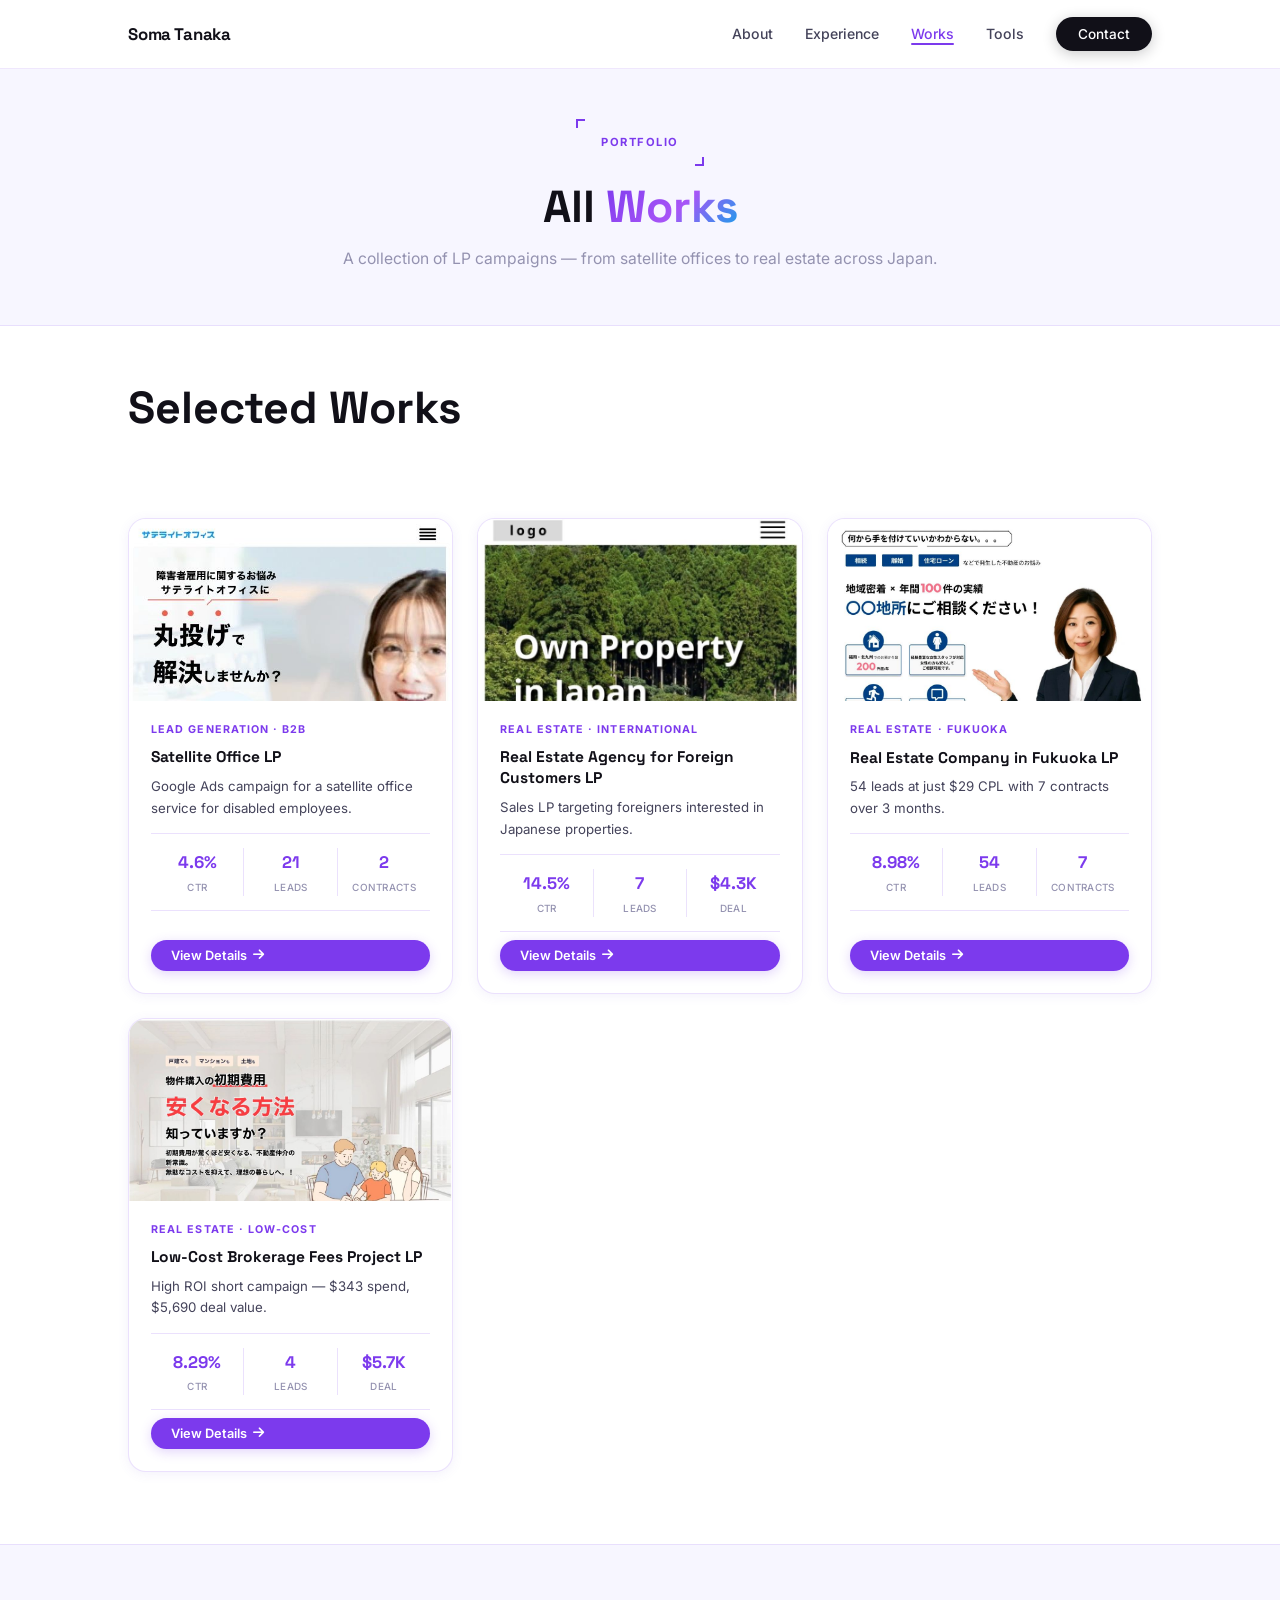
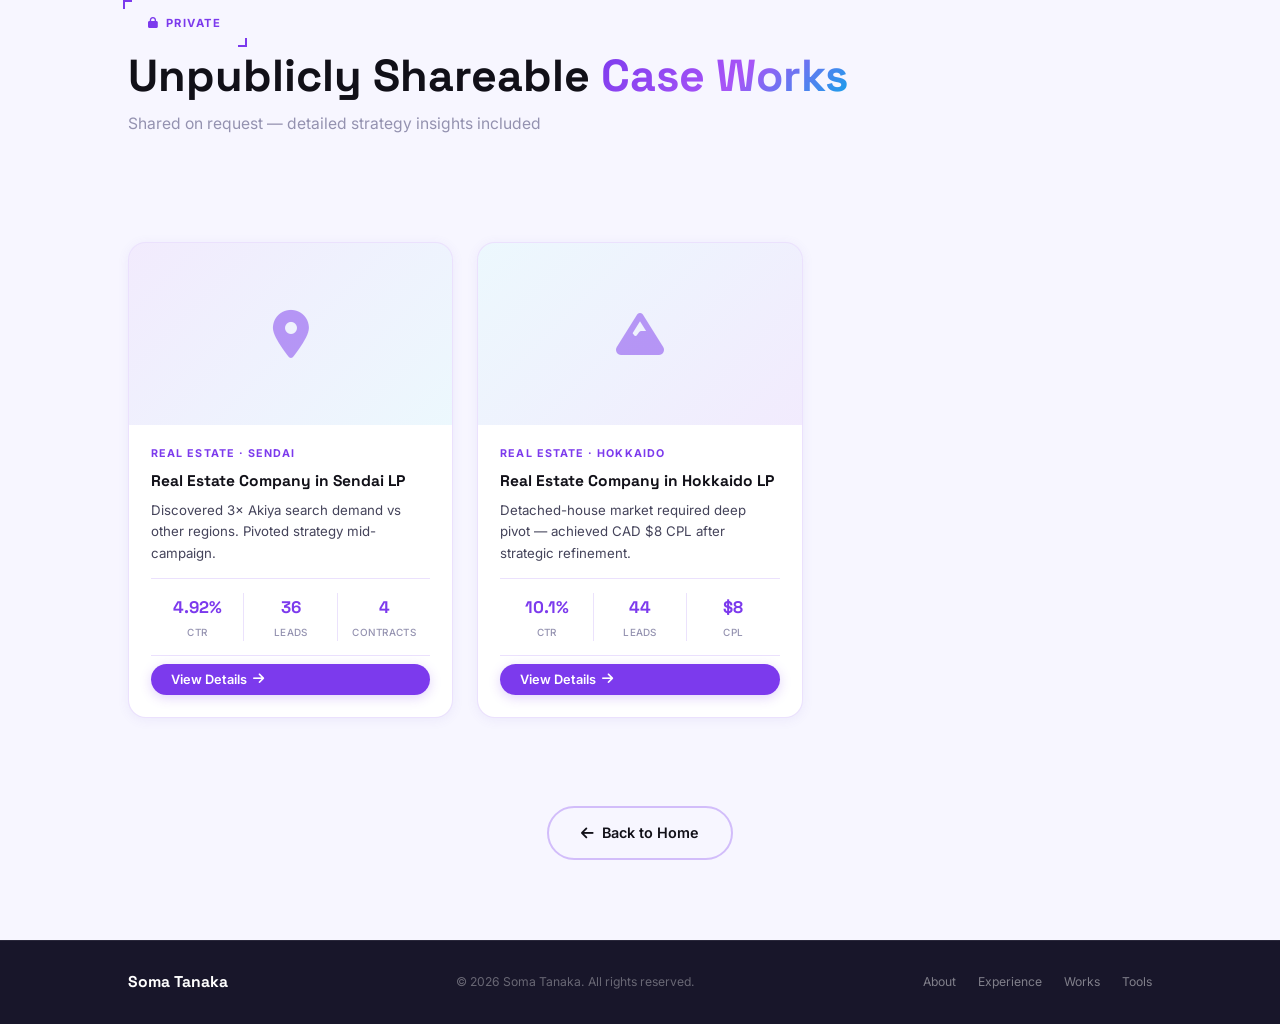
<file: works/index.html>
<!DOCTYPE html>
<html lang="en">
<head>
  <meta charset="UTF-8" />
  <meta name="viewport" content="width=device-width, initial-scale=1.0" />
  <title>All Works — Soma Tanaka</title>
  <link rel="preconnect" href="https://fonts.googleapis.com" />
  <link rel="preconnect" href="https://fonts.gstatic.com" crossorigin />
  <link href="https://fonts.googleapis.com/css2?family=Inter:wght@300;400;500;600;700;800;900&family=Space+Grotesk:wght@300;400;500;600;700&display=swap" rel="stylesheet" />
  <link rel="stylesheet" href="https://cdn.jsdelivr.net/npm/@fortawesome/fontawesome-free@6.5.0/css/all.min.css" />
  <link rel="stylesheet" href="../css/style.css" />
</head>
<body>

  <nav id="navbar">
    <div class="nav-inner">
      <a href="../index.html" class="nav-logo">Soma Tanaka</a>
      <ul class="nav-links">
        <li><a href="../index.html#about">About</a></li>
        <li><a href="../index.html#experience">Experience</a></li>
        <li><a href="index.html" class="active">Works</a></li>
        <li><a href="../index.html#tools">Tools</a></li>
        <li><a href="../index.html#contact" class="nav-cta">Contact</a></li>
      </ul>
      <button class="hamburger" id="hamburger" aria-label="Menu"><span></span><span></span><span></span></button>
    </div>
    <div class="mobile-menu" id="mobileMenu">
      <a href="../index.html#about">About</a>
      <a href="../index.html#experience">Experience</a>
      <a href="index.html">Works</a>
      <a href="../index.html#tools">Tools</a>
      <a href="../index.html#contact">Contact</a>
    </div>
  </nav>

  <div class="works-page-hero">
    <div class="container">
      <div class="section-tag reveal">Portfolio</div>
      <h1 class="section-title reveal">All <span class="gradient-text">Works</span></h1>
      <p class="section-sub reveal" style="margin-bottom:0">A collection of LP campaigns — from satellite offices to real estate across Japan.</p>
    </div>
  </div>

  <!-- Public Works -->
  <section style="background:var(--bg);padding:56px 0 0;">
    <div class="container">
      <h2 class="section-title reveal" style="margin-bottom:32px">Selected Works</h2>
      <div class="works-page-grid">

        <article class="work-card reveal" role="button" tabindex="0" onclick="window.location.href='satellite-office.html'" onkeydown="if(event.key==='Enter')window.location.href='satellite-office.html'">
          <div class="work-img-wrap"><img src="../images/work-satellite.jpg" alt="Satellite Office LP" class="work-img-real" /><div class="work-overlay"><span>View Project <i class="fas fa-arrow-right"></i></span></div></div>
          <div class="work-info">
            <span class="work-tag">Lead Generation &middot; B2B</span>
            <h3>Satellite Office LP</h3>
            <p>Google Ads campaign for a satellite office service for disabled employees.</p>
            <div class="work-kpi-row">
              <div class="wk"><span class="wk-val">4.6%</span><span class="wk-l">CTR</span></div>
              <div class="wk"><span class="wk-val">21</span><span class="wk-l">Leads</span></div>
              <div class="wk"><span class="wk-val">2</span><span class="wk-l">Contracts</span></div>
            </div>
            <button class="btn btn-sm" onclick="event.stopPropagation();window.location.href='satellite-office.html'">View Details <i class="fas fa-arrow-right"></i></button>
          </div>
        </article>

        <article class="work-card reveal" role="button" tabindex="0" onclick="window.location.href='realestate-foreign.html'" onkeydown="if(event.key==='Enter')window.location.href='realestate-foreign.html'">
          <div class="work-img-wrap"><img src="../images/work-realestate-foreign.jpg" alt="Real Estate for Foreigners" class="work-img-real" /><div class="work-overlay"><span>View Project <i class="fas fa-arrow-right"></i></span></div></div>
          <div class="work-info">
            <span class="work-tag">Real Estate &middot; International</span>
            <h3>Real Estate Agency for Foreign Customers LP</h3>
            <p>Sales LP targeting foreigners interested in Japanese properties.</p>
            <div class="work-kpi-row">
              <div class="wk"><span class="wk-val">14.5%</span><span class="wk-l">CTR</span></div>
              <div class="wk"><span class="wk-val">7</span><span class="wk-l">Leads</span></div>
              <div class="wk"><span class="wk-val">$4.3K</span><span class="wk-l">Deal</span></div>
            </div>
            <button class="btn btn-sm" onclick="event.stopPropagation();window.location.href='realestate-foreign.html'">View Details <i class="fas fa-arrow-right"></i></button>
          </div>
        </article>

        <article class="work-card reveal" role="button" tabindex="0" onclick="window.location.href='realestate-fukuoka.html'" onkeydown="if(event.key==='Enter')window.location.href='realestate-fukuoka.html'">
          <div class="work-img-wrap"><img src="../images/work-realestate-fukuoka.jpg" alt="Real Estate Fukuoka" class="work-img-real" /><div class="work-overlay"><span>View Project <i class="fas fa-arrow-right"></i></span></div></div>
          <div class="work-info">
            <span class="work-tag">Real Estate &middot; Fukuoka</span>
            <h3>Real Estate Company in Fukuoka LP</h3>
            <p>54 leads at just $29 CPL with 7 contracts over 3 months.</p>
            <div class="work-kpi-row">
              <div class="wk"><span class="wk-val">8.98%</span><span class="wk-l">CTR</span></div>
              <div class="wk"><span class="wk-val">54</span><span class="wk-l">Leads</span></div>
              <div class="wk"><span class="wk-val">7</span><span class="wk-l">Contracts</span></div>
            </div>
            <button class="btn btn-sm" onclick="event.stopPropagation();window.location.href='realestate-fukuoka.html'">View Details <i class="fas fa-arrow-right"></i></button>
          </div>
        </article>

        <article class="work-card reveal" role="button" tabindex="0" onclick="window.location.href='lowcost-brokerage.html'" onkeydown="if(event.key==='Enter')window.location.href='lowcost-brokerage.html'">
          <div class="work-img-wrap"><img src="../images/work-lowcost-lp.jpg" alt="Low-Cost Brokerage LP" class="work-img-real" /><div class="work-overlay"><span>View Project <i class="fas fa-arrow-right"></i></span></div></div>
          <div class="work-info">
            <span class="work-tag">Real Estate &middot; Low-Cost</span>
            <h3>Low-Cost Brokerage Fees Project LP</h3>
            <p>High ROI short campaign — $343 spend, $5,690 deal value.</p>
            <div class="work-kpi-row">
              <div class="wk"><span class="wk-val">8.29%</span><span class="wk-l">CTR</span></div>
              <div class="wk"><span class="wk-val">4</span><span class="wk-l">Leads</span></div>
              <div class="wk"><span class="wk-val">$5.7K</span><span class="wk-l">Deal</span></div>
            </div>
            <button class="btn btn-sm" onclick="event.stopPropagation();window.location.href='lowcost-brokerage.html'">View Details <i class="fas fa-arrow-right"></i></button>
          </div>
        </article>

      </div>
    </div>
  </section>

  <!-- Private Works -->
  <section style="background:var(--bg-off);padding:60px 0 80px;border-top:1px solid var(--border)">
    <div class="container">
      <div style="display:flex;align-items:center;gap:12px;margin-bottom:8px">
        <div class="section-tag reveal" style="margin-bottom:0"><i class="fas fa-lock" style="margin-right:6px"></i>Private</div>
      </div>
      <h2 class="section-title reveal" style="margin-bottom:8px">Unpublicly Shareable <span class="gradient-text">Case Works</span></h2>
      <p class="section-sub reveal">Shared on request — detailed strategy insights included</p>
      <div class="works-page-grid" style="grid-template-columns:repeat(auto-fill,minmax(300px,1fr))">

        <article class="work-card reveal" role="button" tabindex="0" onclick="window.location.href='sendai-realestate.html'" onkeydown="if(event.key==='Enter')window.location.href='sendai-realestate.html'">
          <div class="work-img-wrap">
            <div class="work-img placeholder-img" style="background:linear-gradient(135deg,rgba(124,58,237,0.10),rgba(14,165,233,0.08));font-size:3rem;color:rgba(124,58,237,0.5)"><i class="fas fa-map-marker-alt"></i></div>
            <div class="work-overlay"><span>View Project <i class="fas fa-arrow-right"></i></span></div>
          </div>
          <div class="work-info">
            <span class="work-tag">Real Estate &middot; Sendai</span>
            <h3>Real Estate Company in Sendai LP</h3>
            <p>Discovered 3× Akiya search demand vs other regions. Pivoted strategy mid-campaign.</p>
            <div class="work-kpi-row">
              <div class="wk"><span class="wk-val">4.92%</span><span class="wk-l">CTR</span></div>
              <div class="wk"><span class="wk-val">36</span><span class="wk-l">Leads</span></div>
              <div class="wk"><span class="wk-val">4</span><span class="wk-l">Contracts</span></div>
            </div>
            <button class="btn btn-sm" onclick="event.stopPropagation();window.location.href='sendai-realestate.html'">View Details <i class="fas fa-arrow-right"></i></button>
          </div>
        </article>

        <article class="work-card reveal" role="button" tabindex="0" onclick="window.location.href='hokkaido-realestate.html'" onkeydown="if(event.key==='Enter')window.location.href='hokkaido-realestate.html'">
          <div class="work-img-wrap">
            <div class="work-img placeholder-img" style="background:linear-gradient(135deg,rgba(14,165,233,0.08),rgba(124,58,237,0.10));font-size:3rem;color:rgba(124,58,237,0.5)"><i class="fas fa-mountain"></i></div>
            <div class="work-overlay"><span>View Project <i class="fas fa-arrow-right"></i></span></div>
          </div>
          <div class="work-info">
            <span class="work-tag">Real Estate &middot; Hokkaido</span>
            <h3>Real Estate Company in Hokkaido LP</h3>
            <p>Detached-house market required deep pivot — achieved CAD $8 CPL after strategic refinement.</p>
            <div class="work-kpi-row">
              <div class="wk"><span class="wk-val">10.1%</span><span class="wk-l">CTR</span></div>
              <div class="wk"><span class="wk-val">44</span><span class="wk-l">Leads</span></div>
              <div class="wk"><span class="wk-val">$8</span><span class="wk-l">CPL</span></div>
            </div>
            <button class="btn btn-sm" onclick="event.stopPropagation();window.location.href='hokkaido-realestate.html'">View Details <i class="fas fa-arrow-right"></i></button>
          </div>
        </article>

      </div>

      <div style="text-align:center;margin-top:16px">
        <a href="../index.html" class="btn-outline-lg"><i class="fas fa-arrow-left"></i> Back to Home</a>
      </div>
    </div>
  </section>

  <footer>
    <div class="container footer-inner">
      <span class="footer-logo">Soma Tanaka</span>
      <p class="footer-copy">&copy; 2026 Soma Tanaka. All rights reserved.</p>
      <div class="footer-links">
        <a href="../index.html#about">About</a>
        <a href="../index.html#experience">Experience</a>
        <a href="index.html">Works</a>
        <a href="../index.html#tools">Tools</a>
      </div>
    </div>
  </footer>
  <script src="../js/main.js"></script>
</body>
</html>
</file>
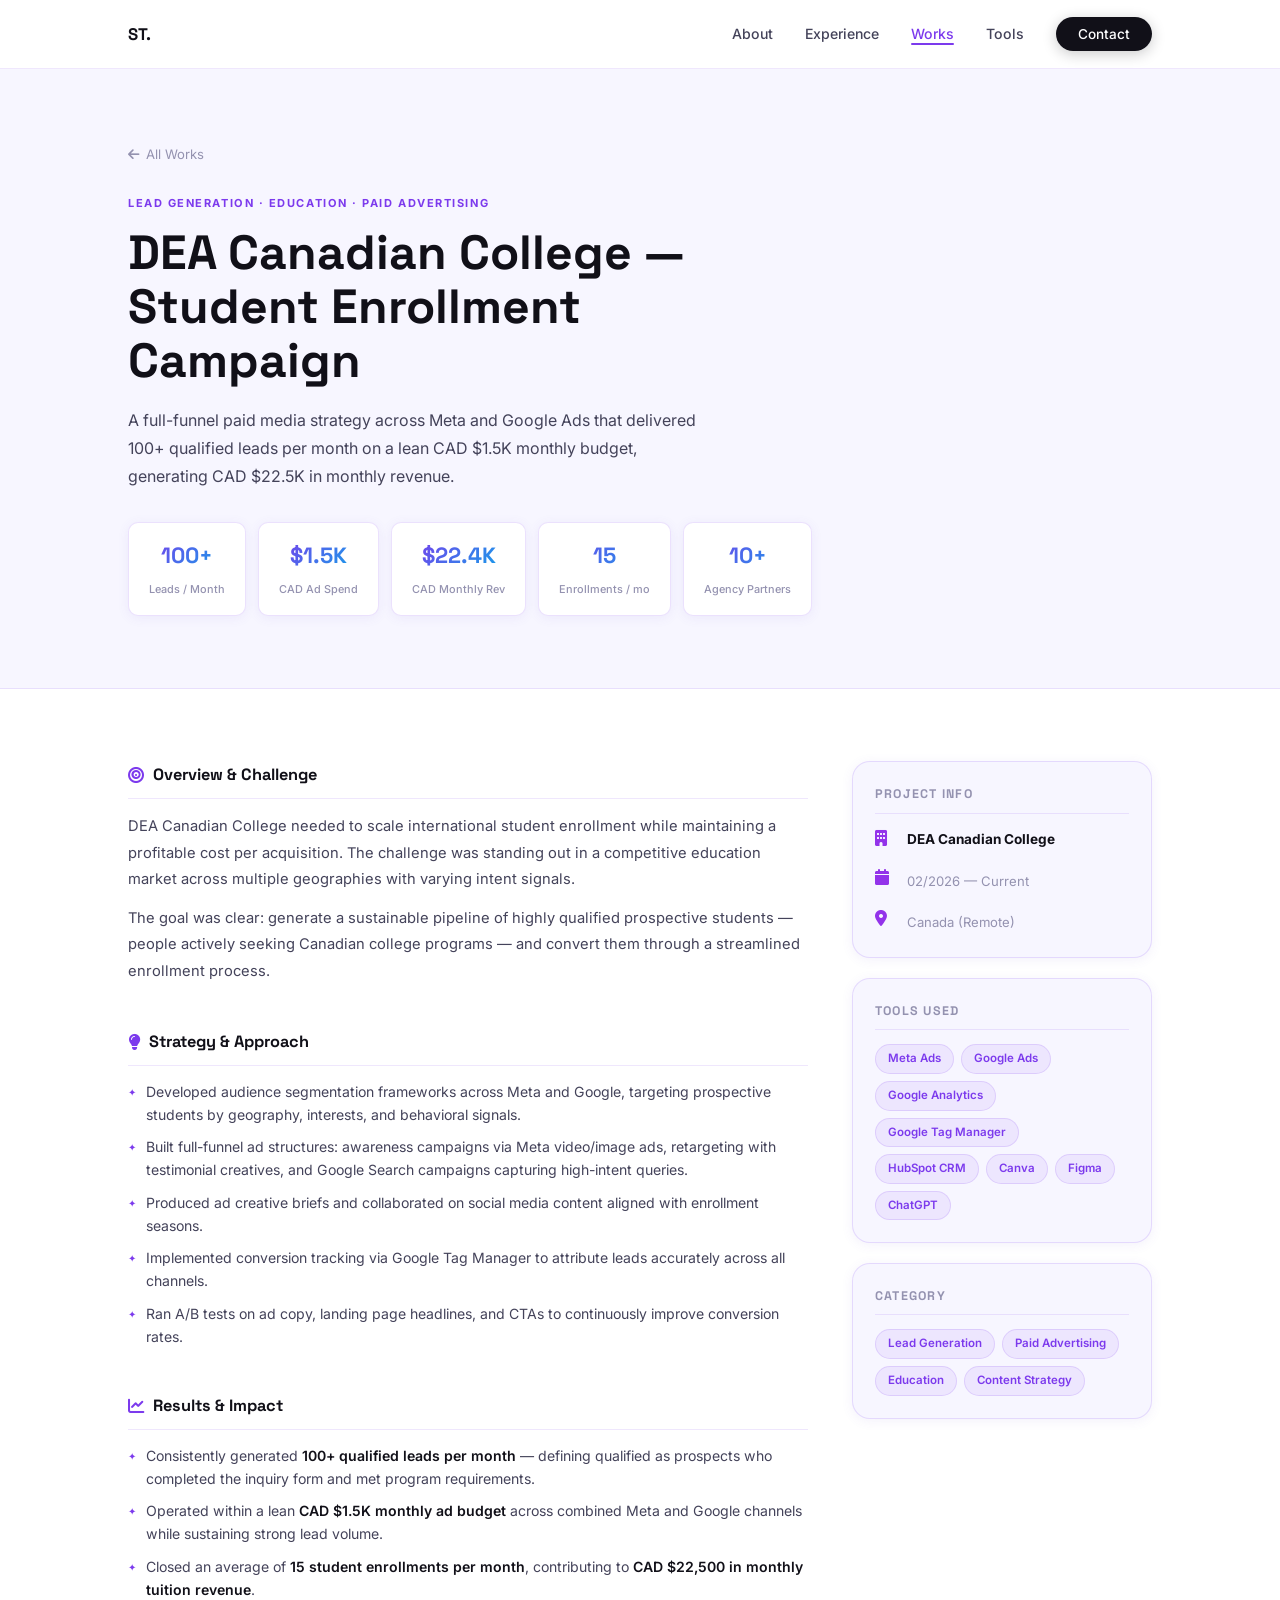
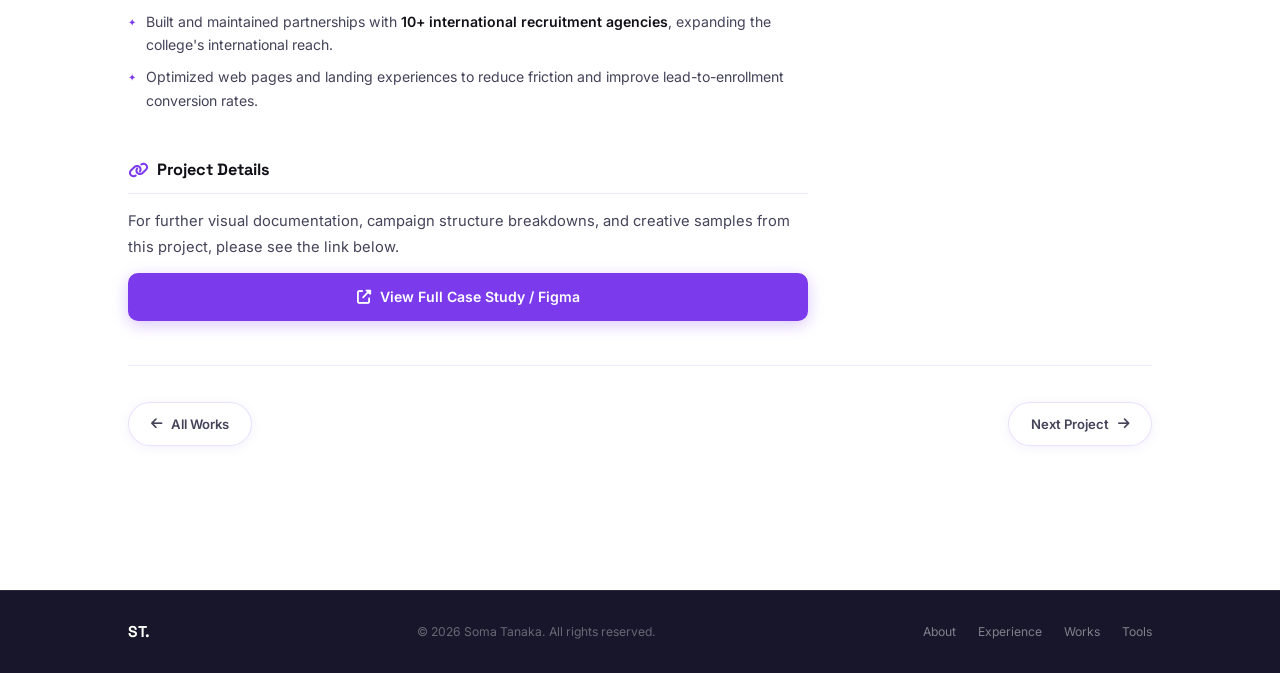
<file: works/dea-enrollment.html>
<!DOCTYPE html>
<html lang="en">
<head>
  <meta charset="UTF-8" />
  <meta name="viewport" content="width=device-width, initial-scale=1.0" />
  <title>DEA Enrollment Campaign — Soma Tanaka</title>
  <link rel="preconnect" href="https://fonts.googleapis.com" />
  <link rel="preconnect" href="https://fonts.gstatic.com" crossorigin />
  <link href="https://fonts.googleapis.com/css2?family=Inter:wght@300;400;500;600;700;800;900&family=Space+Grotesk:wght@300;400;500;600;700&display=swap" rel="stylesheet" />
  <link rel="stylesheet" href="https://cdn.jsdelivr.net/npm/@fortawesome/fontawesome-free@6.5.0/css/all.min.css" />
  <link rel="stylesheet" href="../css/style.css" />
</head>
<body>

  <nav id="navbar">
    <div class="nav-inner">
      <a href="../index.html" class="nav-logo">ST.</a>
      <ul class="nav-links">
        <li><a href="../index.html#about">About</a></li>
        <li><a href="../index.html#experience">Experience</a></li>
        <li><a href="index.html" class="active">Works</a></li>
        <li><a href="../index.html#tools">Tools</a></li>
        <li><a href="../index.html#contact" class="nav-cta">Contact</a></li>
      </ul>
      <button class="hamburger" id="hamburger" aria-label="Menu">
        <span></span><span></span><span></span>
      </button>
    </div>
    <div class="mobile-menu" id="mobileMenu">
      <a href="../index.html#about">About</a>
      <a href="../index.html#experience">Experience</a>
      <a href="index.html">Works</a>
      <a href="../index.html#tools">Tools</a>
      <a href="../index.html#contact">Contact</a>
    </div>
  </nav>

  <!-- Hero -->
  <div class="work-detail-hero">
    <div class="container work-detail-inner">
      <a href="index.html" class="back-link"><i class="fas fa-arrow-left"></i> All Works</a>
      <span class="work-detail-tag">Lead Generation &middot; Education &middot; Paid Advertising</span>
      <h1 class="work-detail-title">DEA Canadian College — Student Enrollment Campaign</h1>
      <p class="work-detail-subtitle">A full-funnel paid media strategy across Meta and Google Ads that delivered 100+ qualified leads per month on a lean CAD $1.5K monthly budget, generating CAD $22.5K in monthly revenue.</p>
      <div class="work-kpis reveal">
        <div class="work-kpi"><span class="kpi-val">100+</span><span class="kpi-label">Leads / Month</span></div>
        <div class="work-kpi"><span class="kpi-val">$1.5K</span><span class="kpi-label">CAD Ad Spend</span></div>
        <div class="work-kpi"><span class="kpi-val">$22.5K</span><span class="kpi-label">CAD Monthly Rev</span></div>
        <div class="work-kpi"><span class="kpi-val">15</span><span class="kpi-label">Enrollments / mo</span></div>
        <div class="work-kpi"><span class="kpi-val">10+</span><span class="kpi-label">Agency Partners</span></div>
      </div>
    </div>
  </div>

  <!-- Body -->
  <div class="work-body">
    <div class="container">
      <div class="work-body-grid">

        <div class="work-main">

          <div class="work-section reveal">
            <h3><i class="fas fa-bullseye"></i> Overview &amp; Challenge</h3>
            <p>DEA Canadian College needed to scale international student enrollment while maintaining a profitable cost per acquisition. The challenge was standing out in a competitive education market across multiple geographies with varying intent signals.</p>
            <p>The goal was clear: generate a sustainable pipeline of highly qualified prospective students — people actively seeking Canadian college programs — and convert them through a streamlined enrollment process.</p>
          </div>

          <div class="work-section reveal">
            <h3><i class="fas fa-lightbulb"></i> Strategy &amp; Approach</h3>
            <ul>
              <li>Developed audience segmentation frameworks across Meta and Google, targeting prospective students by geography, interests, and behavioral signals.</li>
              <li>Built full-funnel ad structures: awareness campaigns via Meta video/image ads, retargeting with testimonial creatives, and Google Search campaigns capturing high-intent queries.</li>
              <li>Produced ad creative briefs and collaborated on social media content aligned with enrollment seasons.</li>
              <li>Implemented conversion tracking via Google Tag Manager to attribute leads accurately across all channels.</li>
              <li>Ran A/B tests on ad copy, landing page headlines, and CTAs to continuously improve conversion rates.</li>
            </ul>
          </div>

          <div class="work-section reveal">
            <h3><i class="fas fa-chart-line"></i> Results &amp; Impact</h3>
            <ul>
              <li>Consistently generated <strong>100+ qualified leads per month</strong> — defining qualified as prospects who completed the inquiry form and met program requirements.</li>
              <li>Operated within a lean <strong>CAD $1.5K monthly ad budget</strong> across combined Meta and Google channels while sustaining strong lead volume.</li>
              <li>Closed an average of <strong>15 student enrollments per month</strong>, contributing to <strong>CAD $22,500 in monthly tuition revenue</strong>.</li>
              <li>Built and maintained partnerships with <strong>10+ international recruitment agencies</strong>, expanding the college's international reach.</li>
              <li>Optimized web pages and landing experiences to reduce friction and improve lead-to-enrollment conversion rates.</li>
            </ul>
          </div>

          <div class="work-section reveal">
            <h3><i class="fas fa-link"></i> Project Details</h3>
            <p>For further visual documentation, campaign structure breakdowns, and creative samples from this project, please see the link below.</p>
            <a href="#" class="work-figma-link" target="_blank" rel="noopener">
              <i class="fas fa-external-link-alt"></i> View Full Case Study / Figma
            </a>
          </div>

        </div>

        <aside class="work-sidebar">
          <div class="sidebar-card reveal">
            <h4>Project Info</h4>
            <div class="about-card-item" style="margin-bottom:14px">
              <i class="fas fa-building" style="font-size:1rem;color:var(--purple-mid);width:18px"></i>
              <div><strong style="font-size:0.85rem">DEA Canadian College</strong></div>
            </div>
            <div class="about-card-item" style="margin-bottom:14px">
              <i class="fas fa-calendar" style="font-size:1rem;color:var(--purple-mid);width:18px"></i>
              <div><span style="font-size:0.82rem;color:var(--text-muted)">02/2026 — Current</span></div>
            </div>
            <div class="about-card-item">
              <i class="fas fa-map-marker-alt" style="font-size:1rem;color:var(--purple-mid);width:18px"></i>
              <div><span style="font-size:0.82rem;color:var(--text-muted)">Canada (Remote)</span></div>
            </div>
          </div>
          <div class="sidebar-card reveal">
            <h4>Tools Used</h4>
            <div class="tools-used">
              <span class="tool-tag">Meta Ads</span>
              <span class="tool-tag">Google Ads</span>
              <span class="tool-tag">Google Analytics</span>
              <span class="tool-tag">Google Tag Manager</span>
              <span class="tool-tag">HubSpot CRM</span>
              <span class="tool-tag">Canva</span>
              <span class="tool-tag">Figma</span>
              <span class="tool-tag">ChatGPT</span>
            </div>
          </div>
          <div class="sidebar-card reveal">
            <h4>Category</h4>
            <div class="tools-used">
              <span class="tool-tag">Lead Generation</span>
              <span class="tool-tag">Paid Advertising</span>
              <span class="tool-tag">Education</span>
              <span class="tool-tag">Content Strategy</span>
            </div>
          </div>
        </aside>

      </div>

      <!-- Prev / Next -->
      <div class="work-nav">
        <a href="index.html" class="work-nav-btn"><i class="fas fa-arrow-left"></i> All Works</a>
        <a href="renobank-realestate.html" class="work-nav-btn">Next Project <i class="fas fa-arrow-right"></i></a>
      </div>
    </div>
  </div>

  <footer>
    <div class="container footer-inner">
      <span class="footer-logo">ST.</span>
      <p class="footer-copy">&copy; 2026 Soma Tanaka. All rights reserved.</p>
      <div class="footer-links">
        <a href="../index.html#about">About</a>
        <a href="../index.html#experience">Experience</a>
        <a href="index.html">Works</a>
        <a href="../index.html#tools">Tools</a>
      </div>
    </div>
  </footer>

  <script src="../js/main.js"></script>
</body>
</html>
</file>
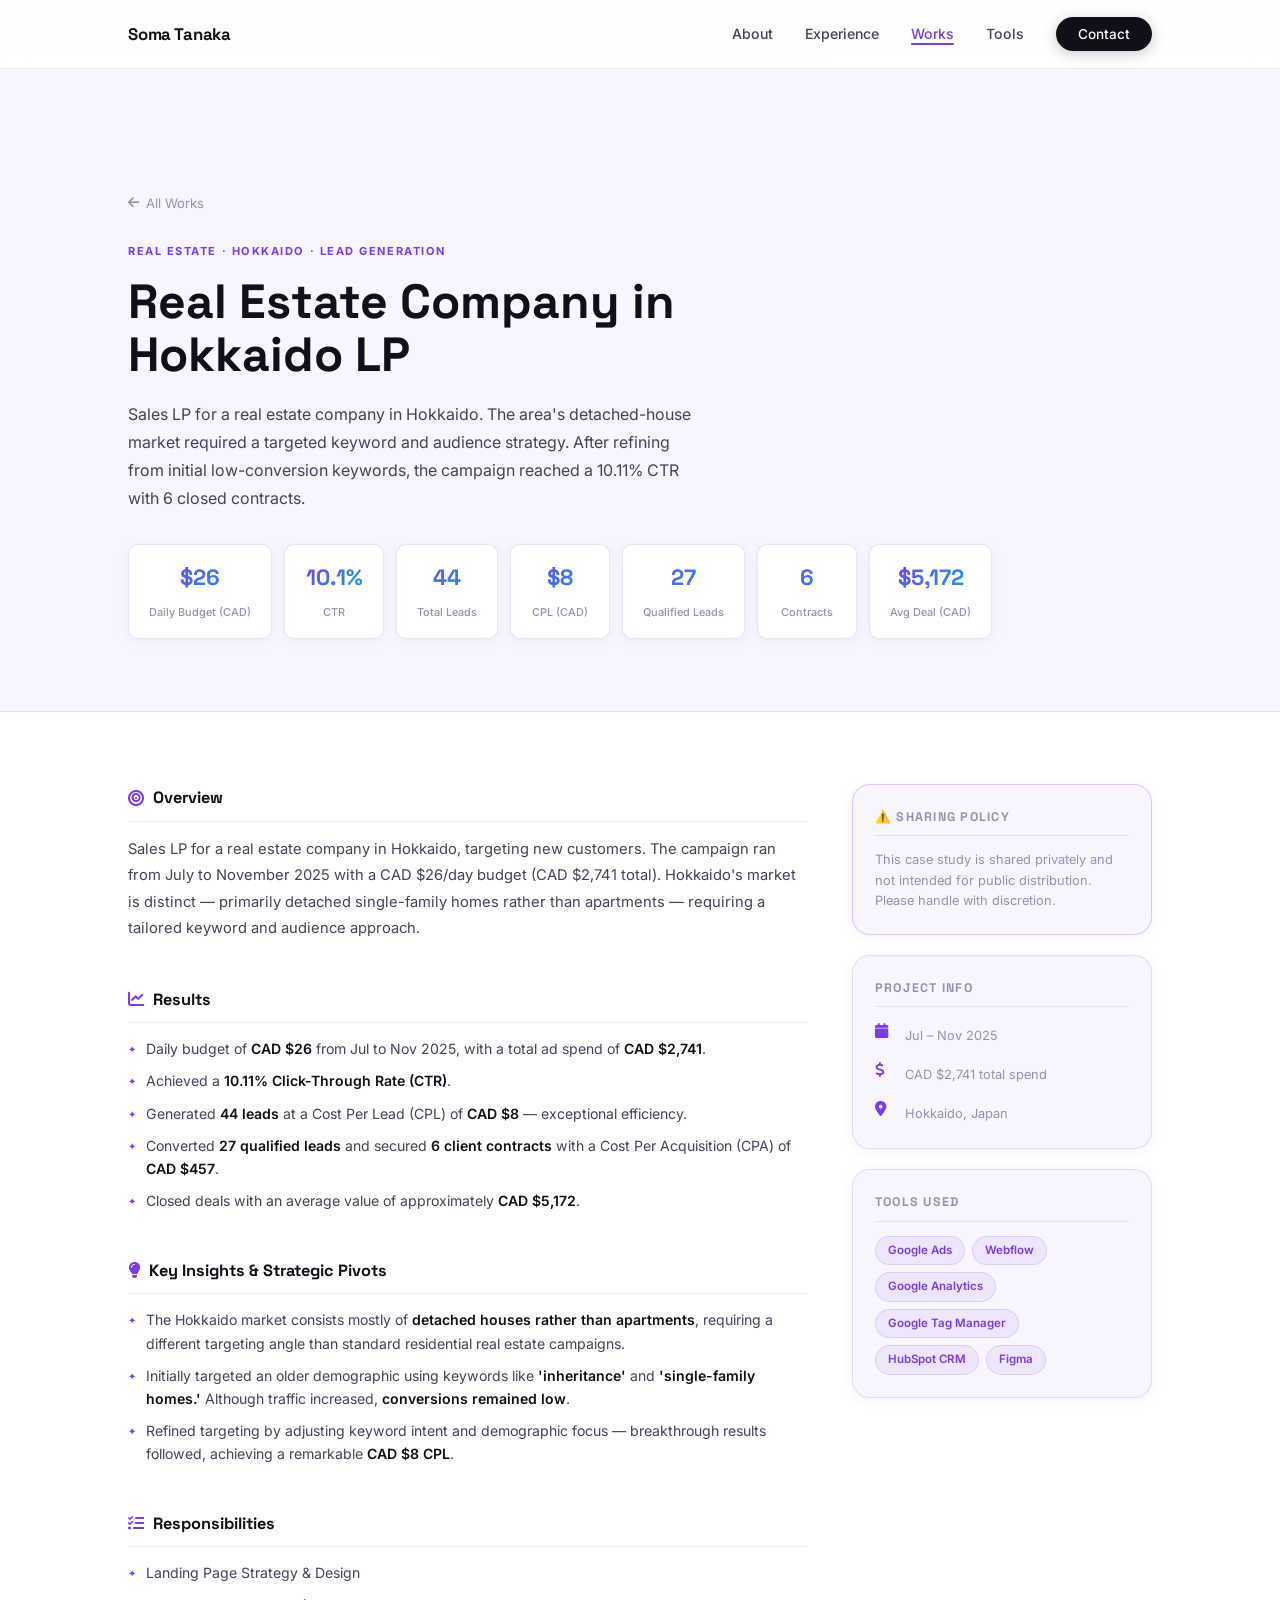
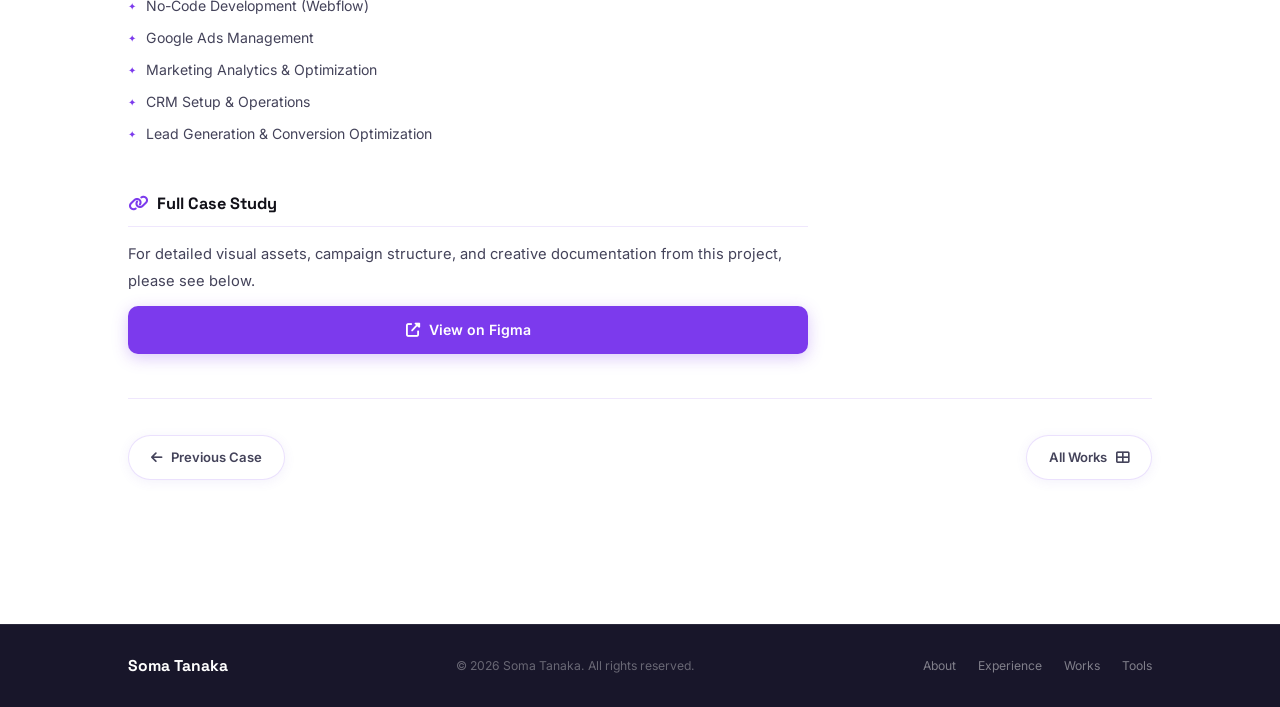
<file: works/hokkaido-realestate.html>
<!DOCTYPE html>
<html lang="en">
<head>
  <meta charset="UTF-8" />
  <meta name="viewport" content="width=device-width, initial-scale=1.0" />
  <title>Hokkaido Real Estate LP — Soma Tanaka</title>
  <link rel="preconnect" href="https://fonts.googleapis.com" />
  <link rel="preconnect" href="https://fonts.gstatic.com" crossorigin />
  <link href="https://fonts.googleapis.com/css2?family=Inter:wght@300;400;500;600;700;800;900&family=Space+Grotesk:wght@300;400;500;600;700&display=swap" rel="stylesheet" />
  <link rel="stylesheet" href="https://cdn.jsdelivr.net/npm/@fortawesome/fontawesome-free@6.5.0/css/all.min.css" />
  <link rel="stylesheet" href="../css/style.css" />
</head>
<body>

  <nav id="navbar">
    <div class="nav-inner">
      <a href="../index.html" class="nav-logo">Soma Tanaka</a>
      <ul class="nav-links">
        <li><a href="../index.html#about">About</a></li>
        <li><a href="../index.html#experience">Experience</a></li>
        <li><a href="index.html" class="active">Works</a></li>
        <li><a href="../index.html#tools">Tools</a></li>
        <li><a href="../index.html#contact" class="nav-cta">Contact</a></li>
      </ul>
      <button class="hamburger" id="hamburger" aria-label="Menu"><span></span><span></span><span></span></button>
    </div>
    <div class="mobile-menu" id="mobileMenu">
      <a href="../index.html#about">About</a>
      <a href="../index.html#experience">Experience</a>
      <a href="index.html">Works</a>
      <a href="../index.html#tools">Tools</a>
      <a href="../index.html#contact">Contact</a>
    </div>
  </nav>

  <div style="background:rgba(168,85,247,0.08);border-bottom:1px solid rgba(168,85,247,0.2);padding:10px 0;text-align:center;">
    <span style="font-size:0.75rem;font-weight:600;color:#a855f7;letter-spacing:0.1em;"><i class="fas fa-lock" style="margin-right:6px"></i>UNPUBLICLY SHAREABLE — Shared on request only</span>
  </div>

  <div class="work-detail-hero">
    <div class="container work-detail-inner">
      <a href="index.html" class="back-link"><i class="fas fa-arrow-left"></i> All Works</a>
      <span class="work-detail-tag">Real Estate &middot; Hokkaido &middot; Lead Generation</span>
      <h1 class="work-detail-title">Real Estate Company in Hokkaido LP</h1>
      <p class="work-detail-subtitle">Sales LP for a real estate company in Hokkaido. The area's detached-house market required a targeted keyword and audience strategy. After refining from initial low-conversion keywords, the campaign reached a 10.11% CTR with 6 closed contracts.</p>

      <div class="work-kpis reveal">
        <div class="work-kpi"><span class="kpi-val">$26</span><span class="kpi-label">Daily Budget (CAD)</span></div>
        <div class="work-kpi"><span class="kpi-val">10.1%</span><span class="kpi-label">CTR</span></div>
        <div class="work-kpi"><span class="kpi-val">44</span><span class="kpi-label">Total Leads</span></div>
        <div class="work-kpi"><span class="kpi-val">$8</span><span class="kpi-label">CPL (CAD)</span></div>
        <div class="work-kpi"><span class="kpi-val">27</span><span class="kpi-label">Qualified Leads</span></div>
        <div class="work-kpi"><span class="kpi-val">6</span><span class="kpi-label">Contracts</span></div>
        <div class="work-kpi"><span class="kpi-val">$5,172</span><span class="kpi-label">Avg Deal (CAD)</span></div>
      </div>
    </div>
  </div>

  <div class="work-body">
    <div class="container">
      <div class="work-body-grid">
        <div class="work-main">

          <div class="work-section reveal">
            <h3><i class="fas fa-bullseye"></i> Overview</h3>
            <p>Sales LP for a real estate company in Hokkaido, targeting new customers. The campaign ran from July to November 2025 with a CAD $26/day budget (CAD $2,741 total). Hokkaido's market is distinct — primarily detached single-family homes rather than apartments — requiring a tailored keyword and audience approach.</p>
          </div>

          <div class="work-section reveal">
            <h3><i class="fas fa-chart-line"></i> Results</h3>
            <ul>
              <li>Daily budget of <strong>CAD $26</strong> from Jul to Nov 2025, with a total ad spend of <strong>CAD $2,741</strong>.</li>
              <li>Achieved a <strong>10.11% Click-Through Rate (CTR)</strong>.</li>
              <li>Generated <strong>44 leads</strong> at a Cost Per Lead (CPL) of <strong>CAD $8</strong> — exceptional efficiency.</li>
              <li>Converted <strong>27 qualified leads</strong> and secured <strong>6 client contracts</strong> with a Cost Per Acquisition (CPA) of <strong>CAD $457</strong>.</li>
              <li>Closed deals with an average value of approximately <strong>CAD $5,172</strong>.</li>
            </ul>
          </div>

          <div class="work-section reveal">
            <h3><i class="fas fa-lightbulb"></i> Key Insights &amp; Strategic Pivots</h3>
            <ul>
              <li>The Hokkaido market consists mostly of <strong>detached houses rather than apartments</strong>, requiring a different targeting angle than standard residential real estate campaigns.</li>
              <li>Initially targeted an older demographic using keywords like <strong>'inheritance'</strong> and <strong>'single-family homes.'</strong> Although traffic increased, <strong>conversions remained low</strong>.</li>
              <li>Refined targeting by adjusting keyword intent and demographic focus — breakthrough results followed, achieving a remarkable <strong>CAD $8 CPL</strong>.</li>
            </ul>
          </div>

          <div class="work-section reveal">
            <h3><i class="fas fa-tasks"></i> Responsibilities</h3>
            <ul>
              <li>Landing Page Strategy &amp; Design</li>
              <li>No-Code Development (Webflow)</li>
              <li>Google Ads Management</li>
              <li>Marketing Analytics &amp; Optimization</li>
              <li>CRM Setup &amp; Operations</li>
              <li>Lead Generation &amp; Conversion Optimization</li>
            </ul>
          </div>

          <div class="work-section reveal">
            <h3><i class="fas fa-link"></i> Full Case Study</h3>
            <p>For detailed visual assets, campaign structure, and creative documentation from this project, please see below.</p>
            <a href="https://www.figma.com/design/8NQGftoOJFCl69RH63itQJ/Soma-Tanaka-portfolio?node-id=3-1374&t=KJMKm22SRCZiDpyK-0" class="work-figma-link" target="_blank" rel="noopener"><i class="fas fa-external-link-alt"></i> View on Figma</a>
          </div>

        </div>

        <aside class="work-sidebar">
          <div class="sidebar-card reveal" style="border-color:rgba(168,85,247,0.3)">
            <h4>⚠️ Sharing Policy</h4>
            <p style="font-size:0.8rem;color:var(--text-muted);line-height:1.6">This case study is shared privately and not intended for public distribution. Please handle with discretion.</p>
          </div>
          <div class="sidebar-card reveal">
            <h4>Project Info</h4>
            <div class="about-card-item" style="margin-bottom:12px">
              <i class="fas fa-calendar" style="font-size:0.95rem;color:var(--purple);width:16px"></i>
              <div><span style="font-size:0.8rem;color:var(--text-muted)">Jul – Nov 2025</span></div>
            </div>
            <div class="about-card-item" style="margin-bottom:12px">
              <i class="fas fa-dollar-sign" style="font-size:0.95rem;color:var(--purple);width:16px"></i>
              <div><span style="font-size:0.8rem;color:var(--text-muted)">CAD $2,741 total spend</span></div>
            </div>
            <div class="about-card-item">
              <i class="fas fa-map-marker-alt" style="font-size:0.95rem;color:var(--purple);width:16px"></i>
              <div><span style="font-size:0.8rem;color:var(--text-muted)">Hokkaido, Japan</span></div>
            </div>
          </div>
          <div class="sidebar-card reveal">
            <h4>Tools Used</h4>
            <div class="tools-used">
              <span class="tool-tag">Google Ads</span>
              <span class="tool-tag">Webflow</span>
              <span class="tool-tag">Google Analytics</span>
              <span class="tool-tag">Google Tag Manager</span>
              <span class="tool-tag">HubSpot CRM</span>
              <span class="tool-tag">Figma</span>
            </div>
          </div>
        </aside>
      </div>

      <div class="work-nav">
        <a href="sendai-realestate.html" class="work-nav-btn"><i class="fas fa-arrow-left"></i> Previous Case</a>
        <a href="index.html" class="work-nav-btn">All Works <i class="fas fa-th-large"></i></a>
      </div>
    </div>
  </div>

  <footer>
    <div class="container footer-inner">
      <span class="footer-logo">Soma Tanaka</span>
      <p class="footer-copy">&copy; 2026 Soma Tanaka. All rights reserved.</p>
      <div class="footer-links">
        <a href="../index.html#about">About</a>
        <a href="../index.html#experience">Experience</a>
        <a href="index.html">Works</a>
        <a href="../index.html#tools">Tools</a>
      </div>
    </div>
  </footer>
  <script src="../js/main.js"></script>
</body>
</html>
</file>
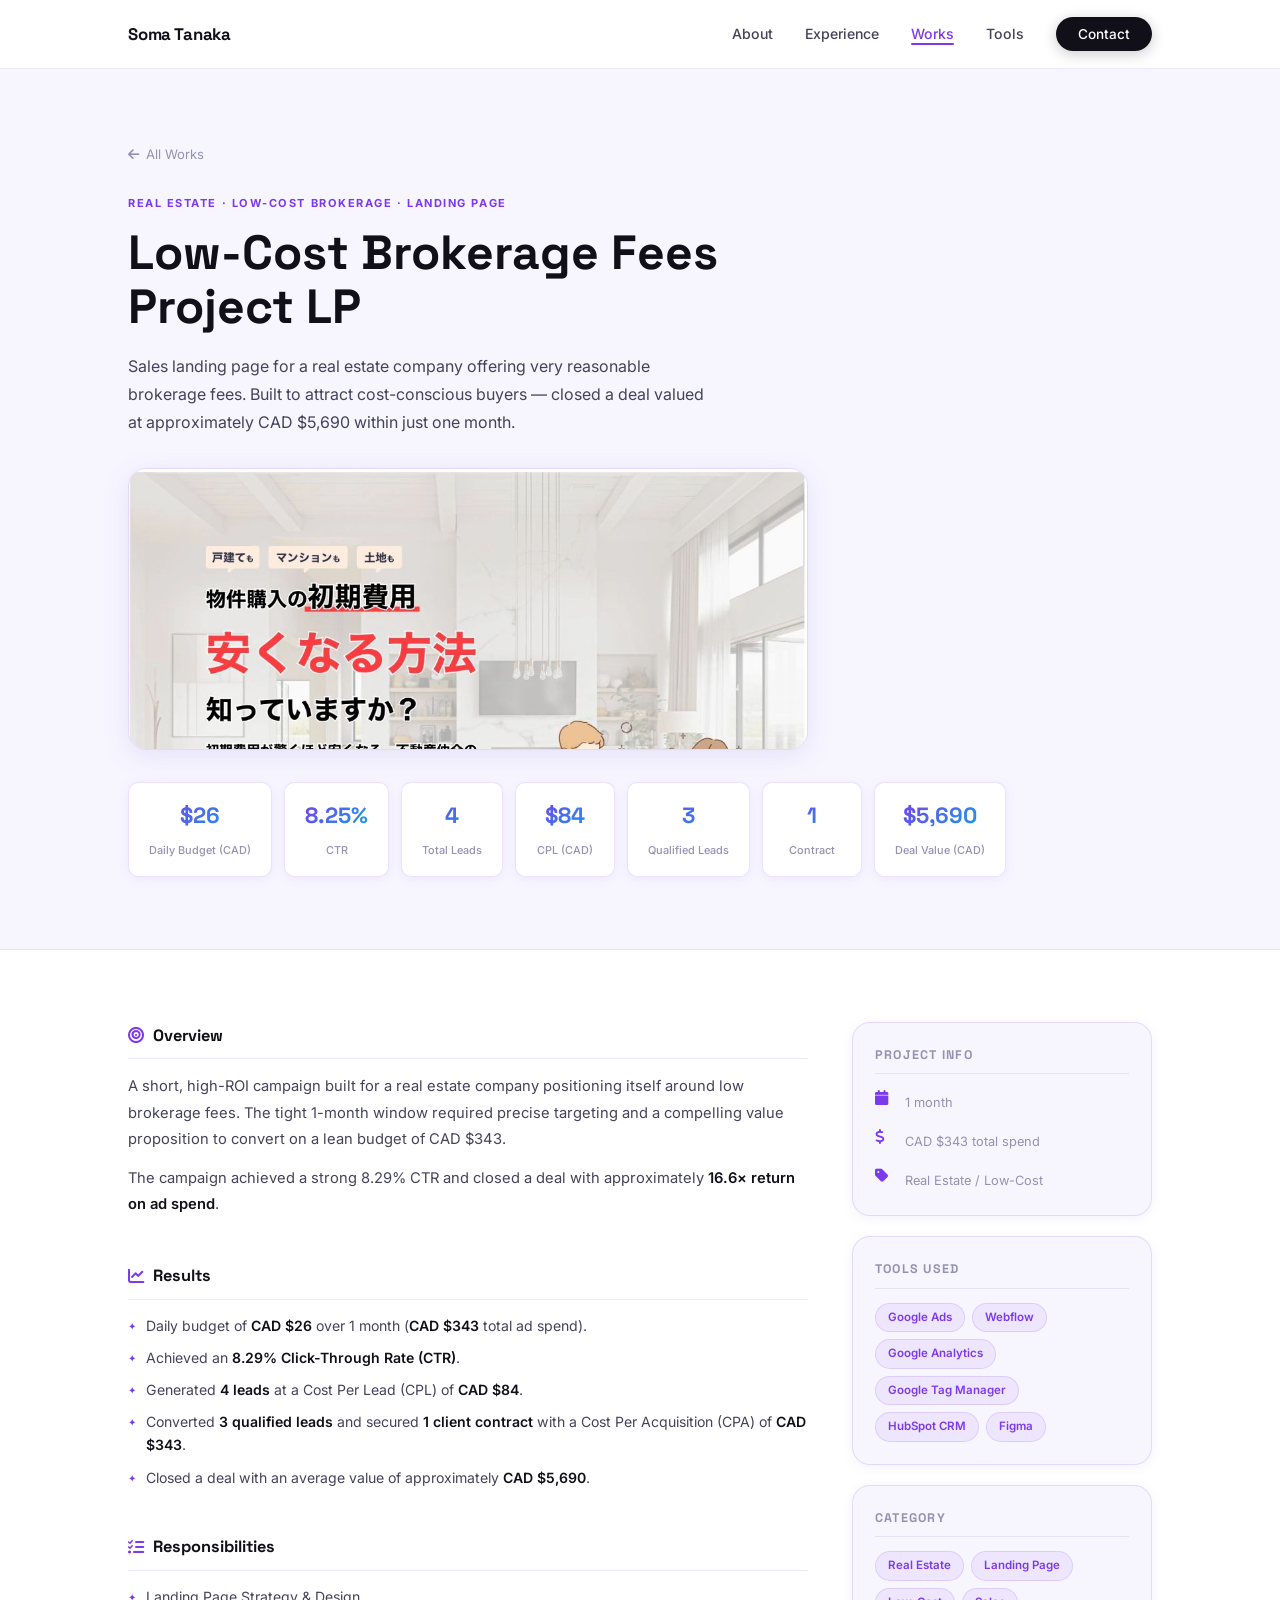
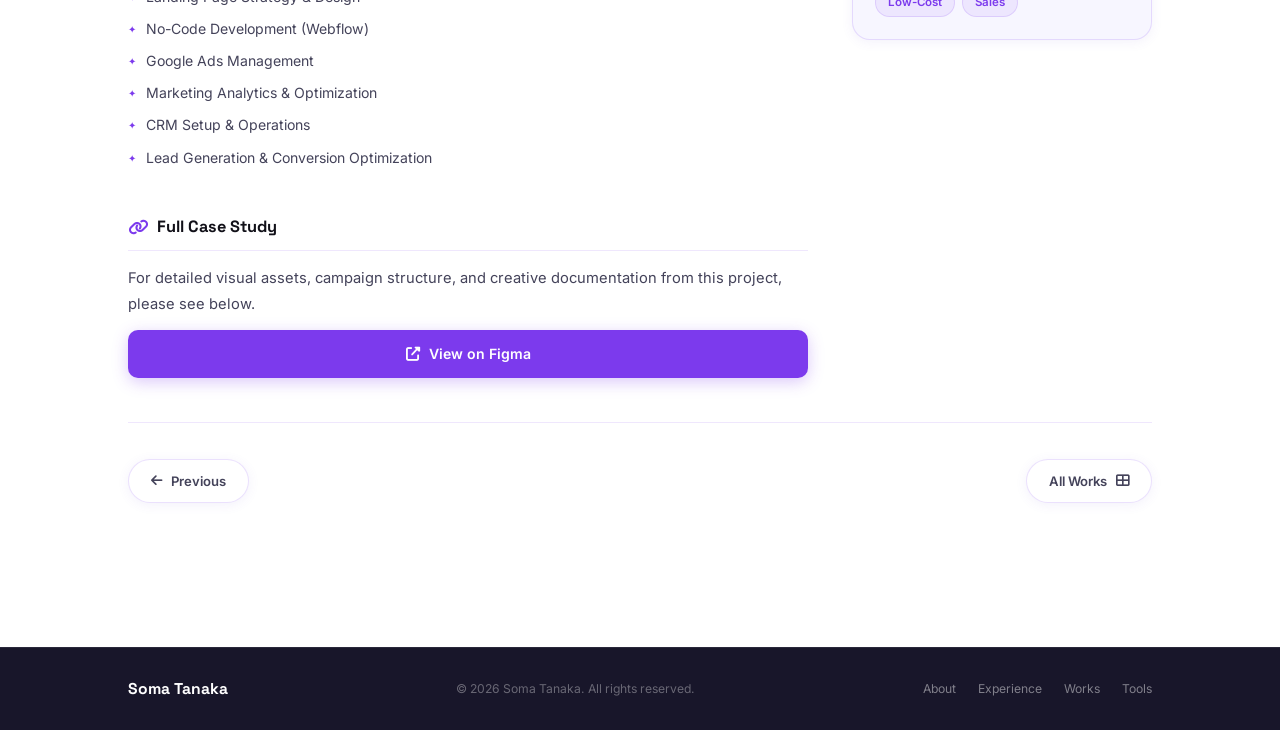
<file: works/lowcost-brokerage.html>
<!DOCTYPE html>
<html lang="en">
<head>
  <meta charset="UTF-8" />
  <meta name="viewport" content="width=device-width, initial-scale=1.0" />
  <title>Low-Cost Brokerage LP — Soma Tanaka</title>
  <link rel="preconnect" href="https://fonts.googleapis.com" />
  <link rel="preconnect" href="https://fonts.gstatic.com" crossorigin />
  <link href="https://fonts.googleapis.com/css2?family=Inter:wght@300;400;500;600;700;800;900&family=Space+Grotesk:wght@300;400;500;600;700&display=swap" rel="stylesheet" />
  <link rel="stylesheet" href="https://cdn.jsdelivr.net/npm/@fortawesome/fontawesome-free@6.5.0/css/all.min.css" />
  <link rel="stylesheet" href="../css/style.css" />
</head>
<body>

  <nav id="navbar">
    <div class="nav-inner">
      <a href="../index.html" class="nav-logo">Soma Tanaka</a>
      <ul class="nav-links">
        <li><a href="../index.html#about">About</a></li>
        <li><a href="../index.html#experience">Experience</a></li>
        <li><a href="index.html" class="active">Works</a></li>
        <li><a href="../index.html#tools">Tools</a></li>
        <li><a href="../index.html#contact" class="nav-cta">Contact</a></li>
      </ul>
      <button class="hamburger" id="hamburger" aria-label="Menu"><span></span><span></span><span></span></button>
    </div>
    <div class="mobile-menu" id="mobileMenu">
      <a href="../index.html#about">About</a>
      <a href="../index.html#experience">Experience</a>
      <a href="index.html">Works</a>
      <a href="../index.html#tools">Tools</a>
      <a href="../index.html#contact">Contact</a>
    </div>
  </nav>

  <div class="work-detail-hero">
    <div class="container work-detail-inner">
      <a href="index.html" class="back-link"><i class="fas fa-arrow-left"></i> All Works</a>
      <span class="work-detail-tag">Real Estate &middot; Low-Cost Brokerage &middot; Landing Page</span>
      <h1 class="work-detail-title">Low-Cost Brokerage Fees Project LP</h1>
      <p class="work-detail-subtitle">Sales landing page for a real estate company offering very reasonable brokerage fees. Built to attract cost-conscious buyers — closed a deal valued at approximately CAD $5,690 within just one month.</p>

      <div class="work-detail-img-wrap">
        <img src="../images/work-lowcost-lp.jpg" alt="Low-Cost Brokerage LP" />
      </div>

      <div class="work-kpis reveal">
        <div class="work-kpi"><span class="kpi-val">$26</span><span class="kpi-label">Daily Budget (CAD)</span></div>
        <div class="work-kpi"><span class="kpi-val">8.29%</span><span class="kpi-label">CTR</span></div>
        <div class="work-kpi"><span class="kpi-val">4</span><span class="kpi-label">Total Leads</span></div>
        <div class="work-kpi"><span class="kpi-val">$84</span><span class="kpi-label">CPL (CAD)</span></div>
        <div class="work-kpi"><span class="kpi-val">3</span><span class="kpi-label">Qualified Leads</span></div>
        <div class="work-kpi"><span class="kpi-val">1</span><span class="kpi-label">Contract</span></div>
        <div class="work-kpi"><span class="kpi-val">$5,690</span><span class="kpi-label">Deal Value (CAD)</span></div>
      </div>
    </div>
  </div>

  <div class="work-body">
    <div class="container">
      <div class="work-body-grid">
        <div class="work-main">

          <div class="work-section reveal">
            <h3><i class="fas fa-bullseye"></i> Overview</h3>
            <p>A short, high-ROI campaign built for a real estate company positioning itself around low brokerage fees. The tight 1-month window required precise targeting and a compelling value proposition to convert on a lean budget of CAD $343.</p>
            <p>The campaign achieved a strong 8.29% CTR and closed a deal with approximately <strong>16.6× return on ad spend</strong>.</p>
          </div>

          <div class="work-section reveal">
            <h3><i class="fas fa-chart-line"></i> Results</h3>
            <ul>
              <li>Daily budget of <strong>CAD $26</strong> over 1 month (<strong>CAD $343</strong> total ad spend).</li>
              <li>Achieved an <strong>8.29% Click-Through Rate (CTR)</strong>.</li>
              <li>Generated <strong>4 leads</strong> at a Cost Per Lead (CPL) of <strong>CAD $84</strong>.</li>
              <li>Converted <strong>3 qualified leads</strong> and secured <strong>1 client contract</strong> with a Cost Per Acquisition (CPA) of <strong>CAD $343</strong>.</li>
              <li>Closed a deal with an average value of approximately <strong>CAD $5,690</strong>.</li>
            </ul>
          </div>

          <div class="work-section reveal">
            <h3><i class="fas fa-tasks"></i> Responsibilities</h3>
            <ul>
              <li>Landing Page Strategy &amp; Design</li>
              <li>No-Code Development (Webflow)</li>
              <li>Google Ads Management</li>
              <li>Marketing Analytics &amp; Optimization</li>
              <li>CRM Setup &amp; Operations</li>
              <li>Lead Generation &amp; Conversion Optimization</li>
            </ul>
          </div>

          <div class="work-section reveal">
            <h3><i class="fas fa-link"></i> Full Case Study</h3>
            <p>For detailed visual assets, campaign structure, and creative documentation from this project, please see below.</p>
            <a href="https://www.figma.com/design/8NQGftoOJFCl69RH63itQJ/Soma-Tanaka-portfolio?node-id=3-1374&t=KJMKm22SRCZiDpyK-0" class="work-figma-link" target="_blank" rel="noopener"><i class="fas fa-external-link-alt"></i> View on Figma</a>
          </div>

        </div>

        <aside class="work-sidebar">
          <div class="sidebar-card reveal">
            <h4>Project Info</h4>
            <div class="about-card-item" style="margin-bottom:12px">
              <i class="fas fa-calendar" style="font-size:0.95rem;color:var(--purple);width:16px"></i>
              <div><span style="font-size:0.8rem;color:var(--text-muted)">1 month</span></div>
            </div>
            <div class="about-card-item" style="margin-bottom:12px">
              <i class="fas fa-dollar-sign" style="font-size:0.95rem;color:var(--purple);width:16px"></i>
              <div><span style="font-size:0.8rem;color:var(--text-muted)">CAD $343 total spend</span></div>
            </div>
            <div class="about-card-item">
              <i class="fas fa-tag" style="font-size:0.95rem;color:var(--purple);width:16px"></i>
              <div><span style="font-size:0.8rem;color:var(--text-muted)">Real Estate / Low-Cost</span></div>
            </div>
          </div>
          <div class="sidebar-card reveal">
            <h4>Tools Used</h4>
            <div class="tools-used">
              <span class="tool-tag">Google Ads</span>
              <span class="tool-tag">Webflow</span>
              <span class="tool-tag">Google Analytics</span>
              <span class="tool-tag">Google Tag Manager</span>
              <span class="tool-tag">HubSpot CRM</span>
              <span class="tool-tag">Figma</span>
            </div>
          </div>
          <div class="sidebar-card reveal">
            <h4>Category</h4>
            <div class="tools-used">
              <span class="tool-tag">Real Estate</span>
              <span class="tool-tag">Landing Page</span>
              <span class="tool-tag">Low-Cost</span>
              <span class="tool-tag">Sales</span>
            </div>
          </div>
        </aside>
      </div>

      <div class="work-nav">
        <a href="realestate-fukuoka.html" class="work-nav-btn"><i class="fas fa-arrow-left"></i> Previous</a>
        <a href="index.html" class="work-nav-btn">All Works <i class="fas fa-th-large"></i></a>
      </div>
    </div>
  </div>

  <footer>
    <div class="container footer-inner">
      <span class="footer-logo">Soma Tanaka</span>
      <p class="footer-copy">&copy; 2026 Soma Tanaka. All rights reserved.</p>
      <div class="footer-links">
        <a href="../index.html#about">About</a>
        <a href="../index.html#experience">Experience</a>
        <a href="index.html">Works</a>
        <a href="../index.html#tools">Tools</a>
      </div>
    </div>
  </footer>
  <script src="../js/main.js"></script>
</body>
</html>
</file>
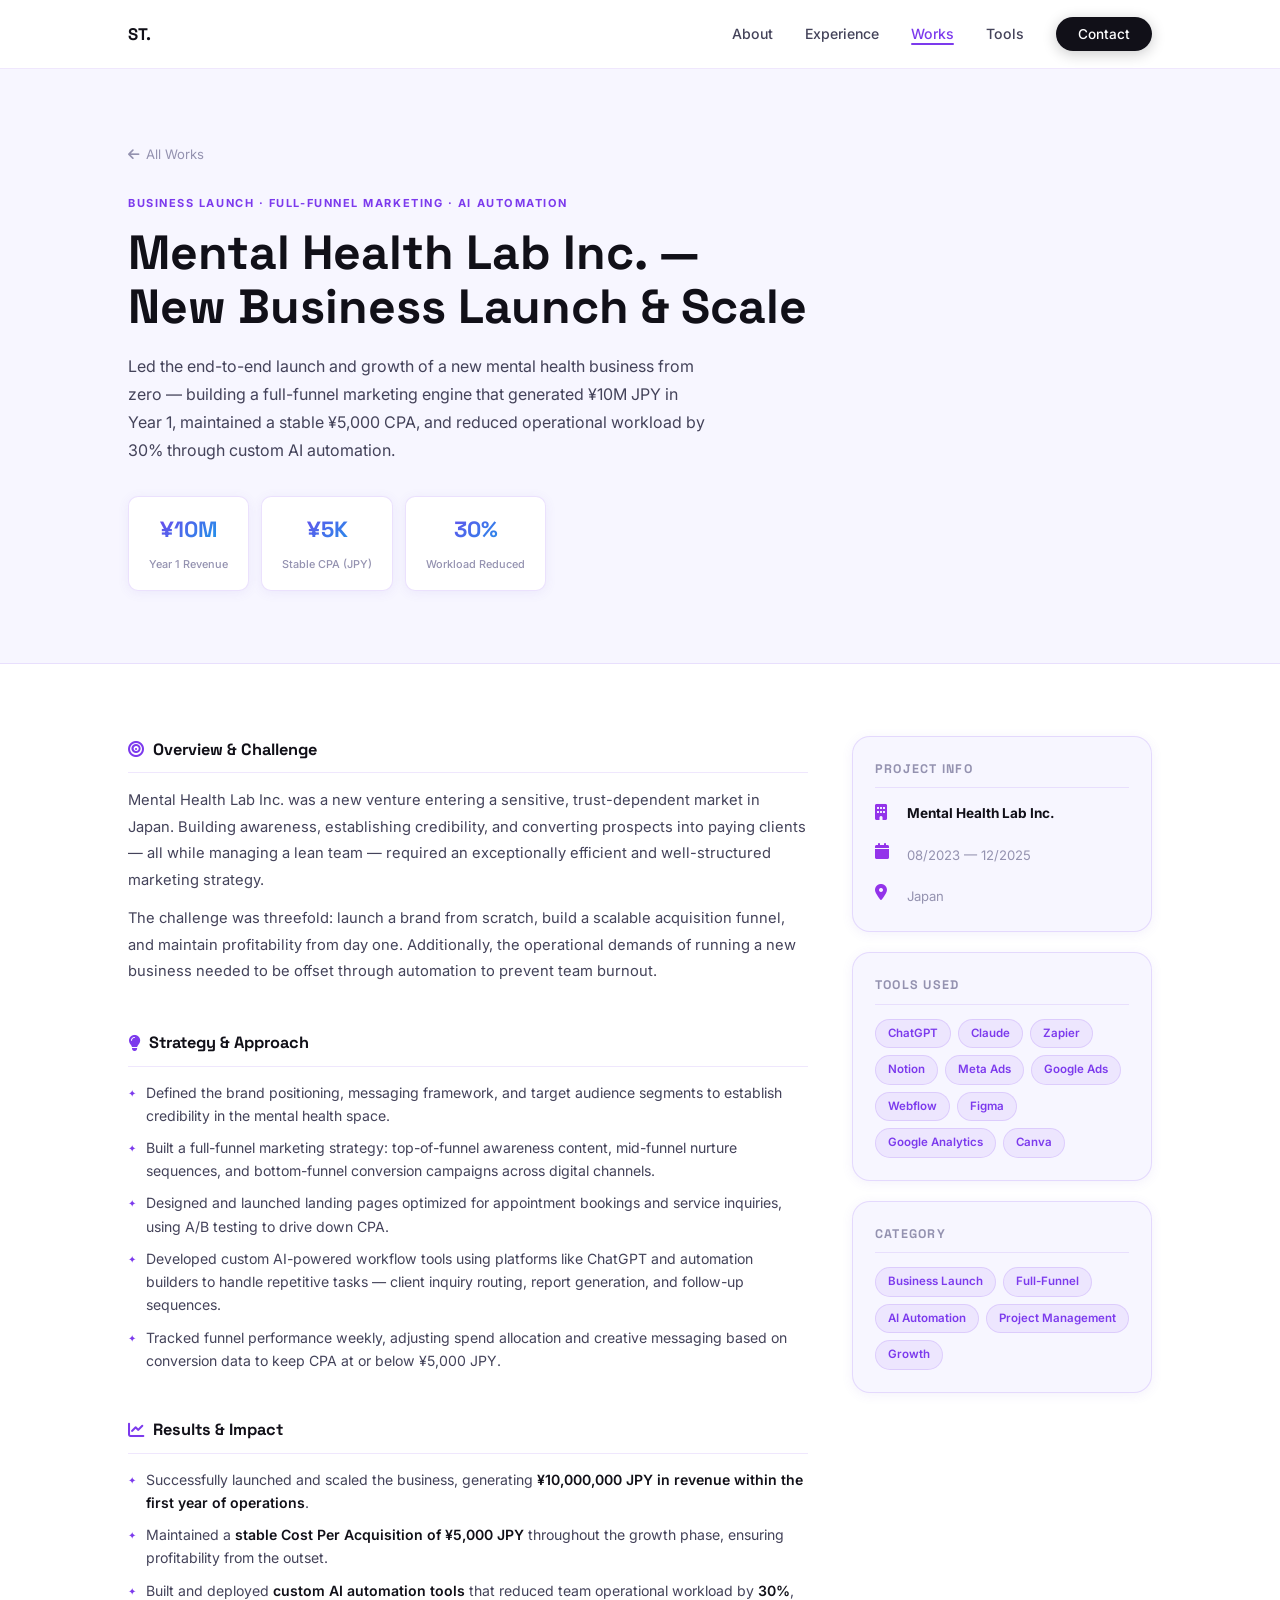
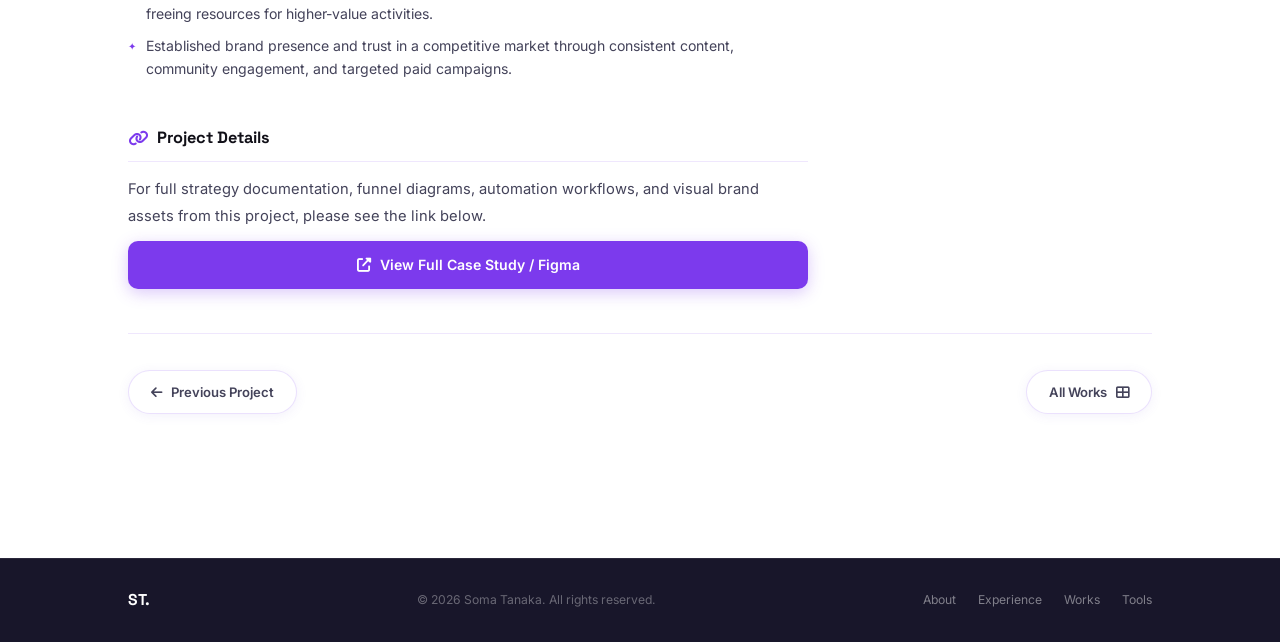
<file: works/mentalhealth-launch.html>
<!DOCTYPE html>
<html lang="en">
<head>
  <meta charset="UTF-8" />
  <meta name="viewport" content="width=device-width, initial-scale=1.0" />
  <title>Mental Health Lab — Soma Tanaka</title>
  <link rel="preconnect" href="https://fonts.googleapis.com" />
  <link rel="preconnect" href="https://fonts.gstatic.com" crossorigin />
  <link href="https://fonts.googleapis.com/css2?family=Inter:wght@300;400;500;600;700;800;900&family=Space+Grotesk:wght@300;400;500;600;700&display=swap" rel="stylesheet" />
  <link rel="stylesheet" href="https://cdn.jsdelivr.net/npm/@fortawesome/fontawesome-free@6.5.0/css/all.min.css" />
  <link rel="stylesheet" href="../css/style.css" />
</head>
<body>

  <nav id="navbar">
    <div class="nav-inner">
      <a href="../index.html" class="nav-logo">ST.</a>
      <ul class="nav-links">
        <li><a href="../index.html#about">About</a></li>
        <li><a href="../index.html#experience">Experience</a></li>
        <li><a href="index.html" class="active">Works</a></li>
        <li><a href="../index.html#tools">Tools</a></li>
        <li><a href="../index.html#contact" class="nav-cta">Contact</a></li>
      </ul>
      <button class="hamburger" id="hamburger" aria-label="Menu">
        <span></span><span></span><span></span>
      </button>
    </div>
    <div class="mobile-menu" id="mobileMenu">
      <a href="../index.html#about">About</a>
      <a href="../index.html#experience">Experience</a>
      <a href="index.html">Works</a>
      <a href="../index.html#tools">Tools</a>
      <a href="../index.html#contact">Contact</a>
    </div>
  </nav>

  <!-- Hero -->
  <div class="work-detail-hero">
    <div class="container work-detail-inner">
      <a href="index.html" class="back-link"><i class="fas fa-arrow-left"></i> All Works</a>
      <span class="work-detail-tag">Business Launch &middot; Full-Funnel Marketing &middot; AI Automation</span>
      <h1 class="work-detail-title">Mental Health Lab Inc. — New Business Launch &amp; Scale</h1>
      <p class="work-detail-subtitle">Led the end-to-end launch and growth of a new mental health business from zero — building a full-funnel marketing engine that generated ¥10M JPY in Year 1, maintained a stable ¥5,000 CPA, and reduced operational workload by 30% through custom AI automation.</p>
      <div class="work-kpis reveal">
        <div class="work-kpi"><span class="kpi-val">¥10M</span><span class="kpi-label">Year 1 Revenue</span></div>
        <div class="work-kpi"><span class="kpi-val">¥5K</span><span class="kpi-label">Stable CPA (JPY)</span></div>
        <div class="work-kpi"><span class="kpi-val">30%</span><span class="kpi-label">Workload Reduced</span></div>
      </div>
    </div>
  </div>

  <!-- Body -->
  <div class="work-body">
    <div class="container">
      <div class="work-body-grid">

        <div class="work-main">

          <div class="work-section reveal">
            <h3><i class="fas fa-bullseye"></i> Overview &amp; Challenge</h3>
            <p>Mental Health Lab Inc. was a new venture entering a sensitive, trust-dependent market in Japan. Building awareness, establishing credibility, and converting prospects into paying clients — all while managing a lean team — required an exceptionally efficient and well-structured marketing strategy.</p>
            <p>The challenge was threefold: launch a brand from scratch, build a scalable acquisition funnel, and maintain profitability from day one. Additionally, the operational demands of running a new business needed to be offset through automation to prevent team burnout.</p>
          </div>

          <div class="work-section reveal">
            <h3><i class="fas fa-lightbulb"></i> Strategy &amp; Approach</h3>
            <ul>
              <li>Defined the brand positioning, messaging framework, and target audience segments to establish credibility in the mental health space.</li>
              <li>Built a full-funnel marketing strategy: top-of-funnel awareness content, mid-funnel nurture sequences, and bottom-funnel conversion campaigns across digital channels.</li>
              <li>Designed and launched landing pages optimized for appointment bookings and service inquiries, using A/B testing to drive down CPA.</li>
              <li>Developed custom AI-powered workflow tools using platforms like ChatGPT and automation builders to handle repetitive tasks — client inquiry routing, report generation, and follow-up sequences.</li>
              <li>Tracked funnel performance weekly, adjusting spend allocation and creative messaging based on conversion data to keep CPA at or below ¥5,000 JPY.</li>
            </ul>
          </div>

          <div class="work-section reveal">
            <h3><i class="fas fa-chart-line"></i> Results &amp; Impact</h3>
            <ul>
              <li>Successfully launched and scaled the business, generating <strong>¥10,000,000 JPY in revenue within the first year of operations</strong>.</li>
              <li>Maintained a <strong>stable Cost Per Acquisition of ¥5,000 JPY</strong> throughout the growth phase, ensuring profitability from the outset.</li>
              <li>Built and deployed <strong>custom AI automation tools</strong> that reduced team operational workload by <strong>30%</strong>, freeing resources for higher-value activities.</li>
              <li>Established brand presence and trust in a competitive market through consistent content, community engagement, and targeted paid campaigns.</li>
            </ul>
          </div>

          <div class="work-section reveal">
            <h3><i class="fas fa-link"></i> Project Details</h3>
            <p>For full strategy documentation, funnel diagrams, automation workflows, and visual brand assets from this project, please see the link below.</p>
            <a href="#" class="work-figma-link" target="_blank" rel="noopener">
              <i class="fas fa-external-link-alt"></i> View Full Case Study / Figma
            </a>
          </div>

        </div>

        <aside class="work-sidebar">
          <div class="sidebar-card reveal">
            <h4>Project Info</h4>
            <div class="about-card-item" style="margin-bottom:14px">
              <i class="fas fa-building" style="font-size:1rem;color:var(--purple-mid);width:18px"></i>
              <div><strong style="font-size:0.85rem">Mental Health Lab Inc.</strong></div>
            </div>
            <div class="about-card-item" style="margin-bottom:14px">
              <i class="fas fa-calendar" style="font-size:1rem;color:var(--purple-mid);width:18px"></i>
              <div><span style="font-size:0.82rem;color:var(--text-muted)">08/2023 — 12/2025</span></div>
            </div>
            <div class="about-card-item">
              <i class="fas fa-map-marker-alt" style="font-size:1rem;color:var(--purple-mid);width:18px"></i>
              <div><span style="font-size:0.82rem;color:var(--text-muted)">Japan</span></div>
            </div>
          </div>
          <div class="sidebar-card reveal">
            <h4>Tools Used</h4>
            <div class="tools-used">
              <span class="tool-tag">ChatGPT</span>
              <span class="tool-tag">Claude</span>
              <span class="tool-tag">Zapier</span>
              <span class="tool-tag">Notion</span>
              <span class="tool-tag">Meta Ads</span>
              <span class="tool-tag">Google Ads</span>
              <span class="tool-tag">Webflow</span>
              <span class="tool-tag">Figma</span>
              <span class="tool-tag">Google Analytics</span>
              <span class="tool-tag">Canva</span>
            </div>
          </div>
          <div class="sidebar-card reveal">
            <h4>Category</h4>
            <div class="tools-used">
              <span class="tool-tag">Business Launch</span>
              <span class="tool-tag">Full-Funnel</span>
              <span class="tool-tag">AI Automation</span>
              <span class="tool-tag">Project Management</span>
              <span class="tool-tag">Growth</span>
            </div>
          </div>
        </aside>

      </div>

      <!-- Prev / Next -->
      <div class="work-nav">
        <a href="renobank-realestate.html" class="work-nav-btn"><i class="fas fa-arrow-left"></i> Previous Project</a>
        <a href="index.html" class="work-nav-btn">All Works <i class="fas fa-th-large"></i></a>
      </div>
    </div>
  </div>

  <footer>
    <div class="container footer-inner">
      <span class="footer-logo">ST.</span>
      <p class="footer-copy">&copy; 2026 Soma Tanaka. All rights reserved.</p>
      <div class="footer-links">
        <a href="../index.html#about">About</a>
        <a href="../index.html#experience">Experience</a>
        <a href="index.html">Works</a>
        <a href="../index.html#tools">Tools</a>
      </div>
    </div>
  </footer>

  <script src="../js/main.js"></script>
</body>
</html>
</file>
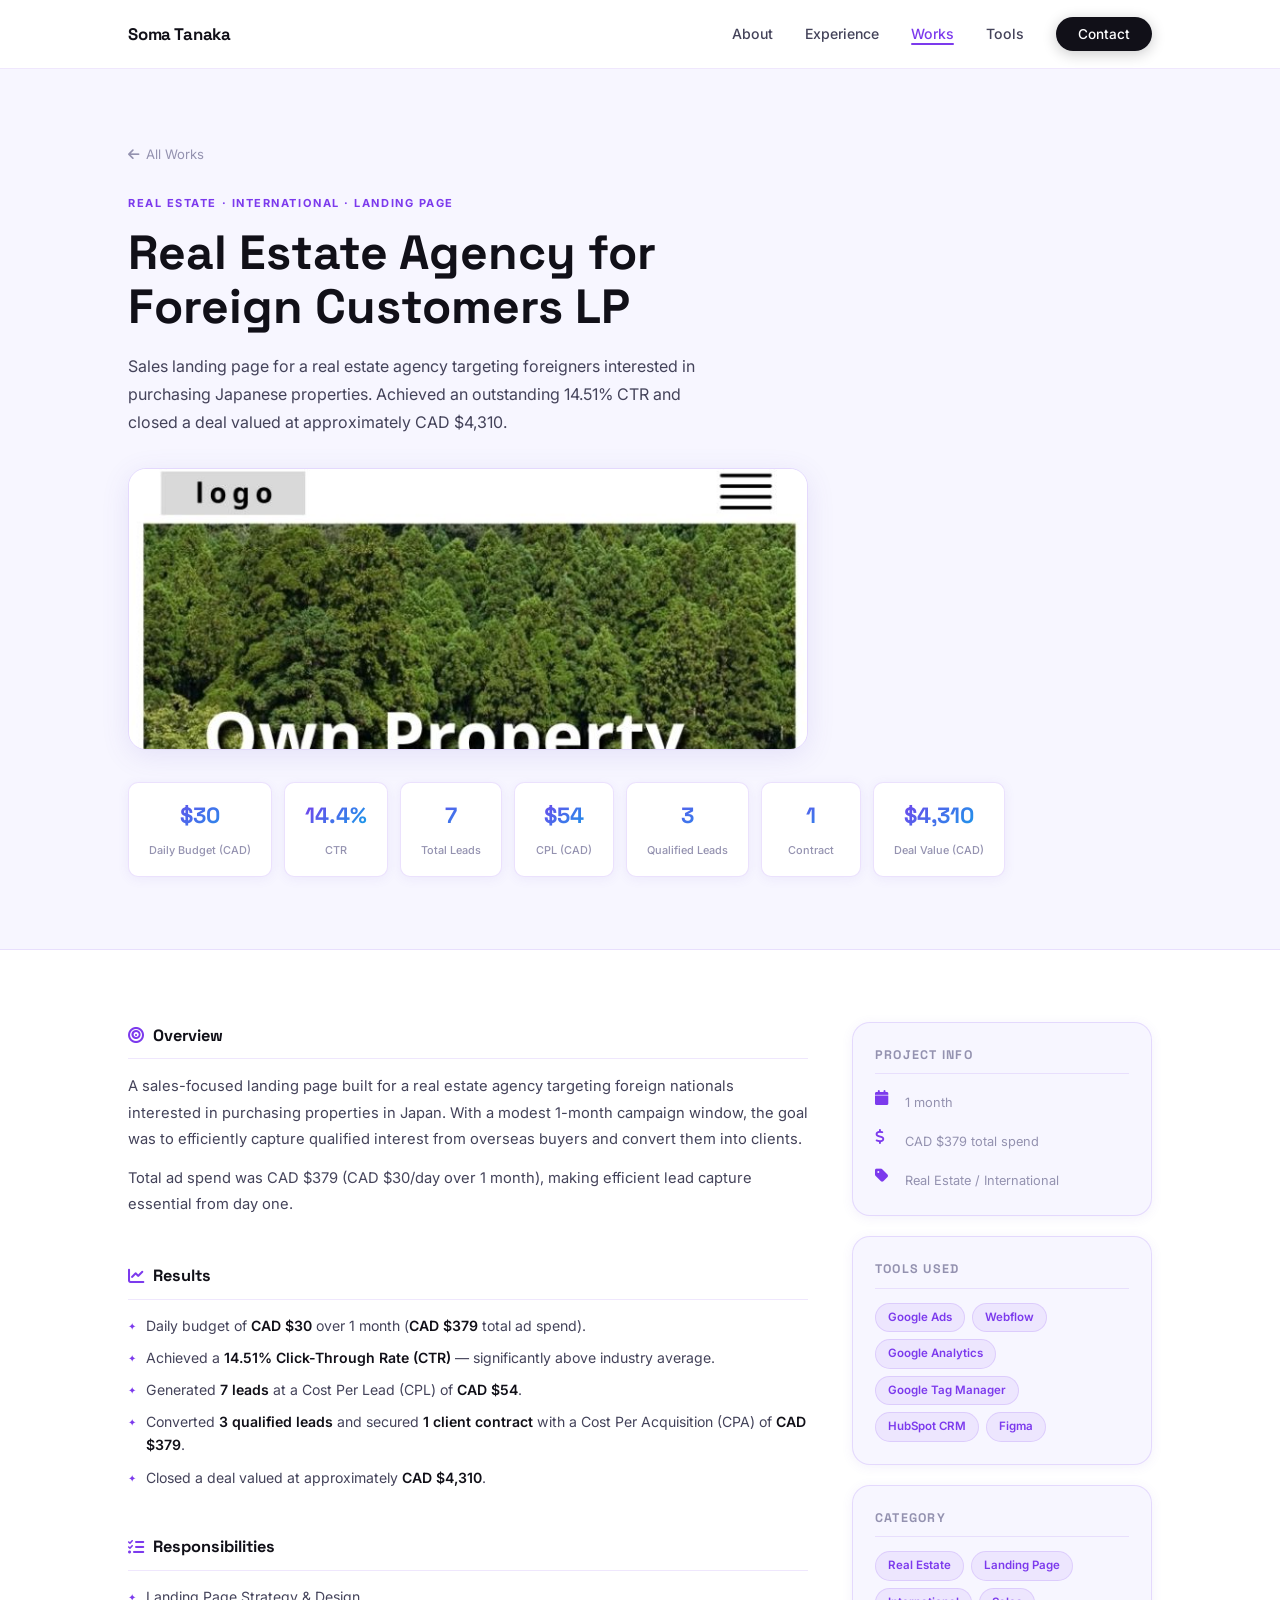
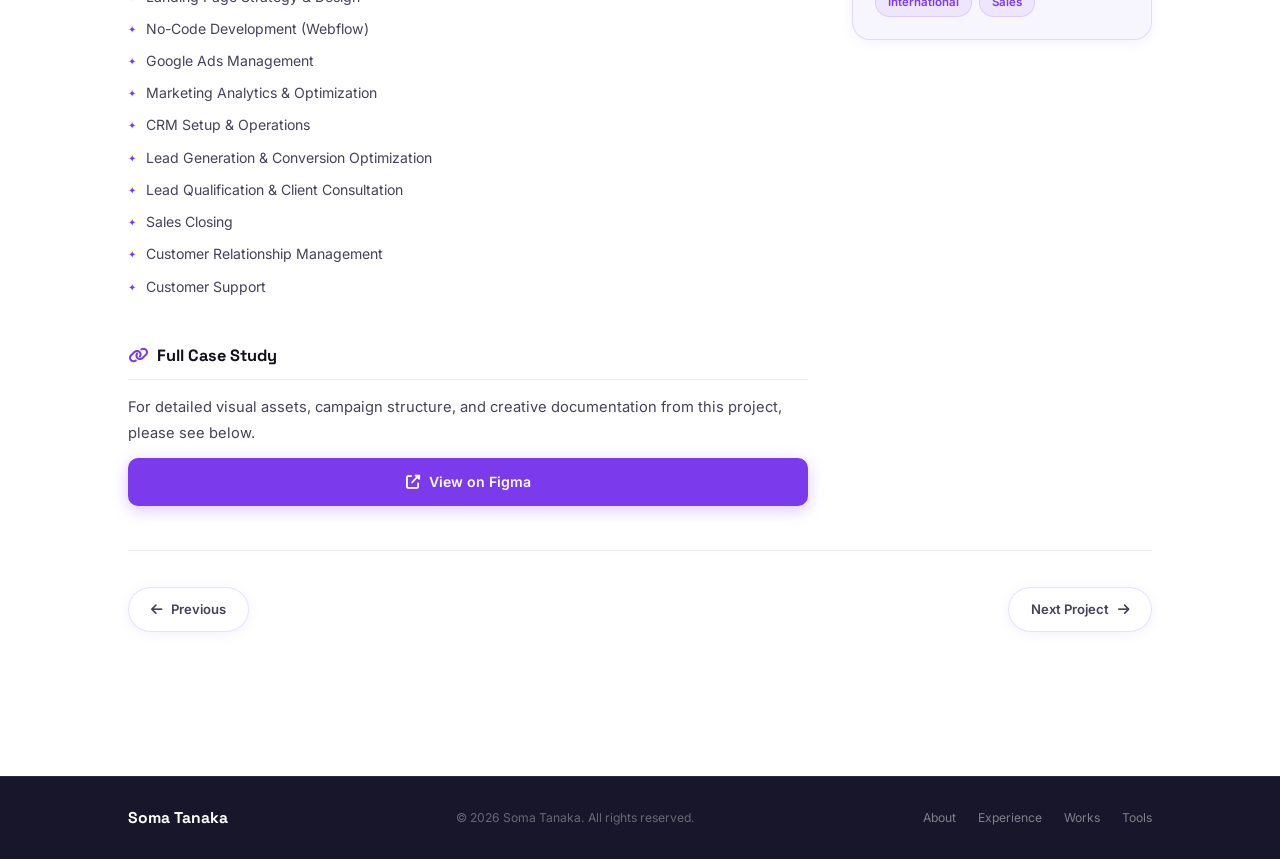
<file: works/realestate-foreign.html>
<!DOCTYPE html>
<html lang="en">
<head>
  <meta charset="UTF-8" />
  <meta name="viewport" content="width=device-width, initial-scale=1.0" />
  <title>Real Estate for Foreigners LP — Soma Tanaka</title>
  <link rel="preconnect" href="https://fonts.googleapis.com" />
  <link rel="preconnect" href="https://fonts.gstatic.com" crossorigin />
  <link href="https://fonts.googleapis.com/css2?family=Inter:wght@300;400;500;600;700;800;900&family=Space+Grotesk:wght@300;400;500;600;700&display=swap" rel="stylesheet" />
  <link rel="stylesheet" href="https://cdn.jsdelivr.net/npm/@fortawesome/fontawesome-free@6.5.0/css/all.min.css" />
  <link rel="stylesheet" href="../css/style.css" />
</head>
<body>

  <nav id="navbar">
    <div class="nav-inner">
      <a href="../index.html" class="nav-logo">Soma Tanaka</a>
      <ul class="nav-links">
        <li><a href="../index.html#about">About</a></li>
        <li><a href="../index.html#experience">Experience</a></li>
        <li><a href="index.html" class="active">Works</a></li>
        <li><a href="../index.html#tools">Tools</a></li>
        <li><a href="../index.html#contact" class="nav-cta">Contact</a></li>
      </ul>
      <button class="hamburger" id="hamburger" aria-label="Menu"><span></span><span></span><span></span></button>
    </div>
    <div class="mobile-menu" id="mobileMenu">
      <a href="../index.html#about">About</a>
      <a href="../index.html#experience">Experience</a>
      <a href="index.html">Works</a>
      <a href="../index.html#tools">Tools</a>
      <a href="../index.html#contact">Contact</a>
    </div>
  </nav>

  <div class="work-detail-hero">
    <div class="container work-detail-inner">
      <a href="index.html" class="back-link"><i class="fas fa-arrow-left"></i> All Works</a>
      <span class="work-detail-tag">Real Estate &middot; International &middot; Landing Page</span>
      <h1 class="work-detail-title">Real Estate Agency for Foreign Customers LP</h1>
      <p class="work-detail-subtitle">Sales landing page for a real estate agency targeting foreigners interested in purchasing Japanese properties. Achieved an outstanding 14.51% CTR and closed a deal valued at approximately CAD $4,310.</p>

      <div class="work-detail-img-wrap">
        <img src="../images/work-realestate-foreign.jpg" alt="Real Estate for Foreigners LP" />
      </div>

      <div class="work-kpis reveal">
        <div class="work-kpi"><span class="kpi-val">$30</span><span class="kpi-label">Daily Budget (CAD)</span></div>
        <div class="work-kpi"><span class="kpi-val">14.5%</span><span class="kpi-label">CTR</span></div>
        <div class="work-kpi"><span class="kpi-val">7</span><span class="kpi-label">Total Leads</span></div>
        <div class="work-kpi"><span class="kpi-val">$54</span><span class="kpi-label">CPL (CAD)</span></div>
        <div class="work-kpi"><span class="kpi-val">3</span><span class="kpi-label">Qualified Leads</span></div>
        <div class="work-kpi"><span class="kpi-val">1</span><span class="kpi-label">Contract</span></div>
        <div class="work-kpi"><span class="kpi-val">$4,310</span><span class="kpi-label">Deal Value (CAD)</span></div>
      </div>
    </div>
  </div>

  <div class="work-body">
    <div class="container">
      <div class="work-body-grid">
        <div class="work-main">

          <div class="work-section reveal">
            <h3><i class="fas fa-bullseye"></i> Overview</h3>
            <p>A sales-focused landing page built for a real estate agency targeting foreign nationals interested in purchasing properties in Japan. With a modest 1-month campaign window, the goal was to efficiently capture qualified interest from overseas buyers and convert them into clients.</p>
            <p>Total ad spend was CAD $379 (CAD $30/day over 1 month), making efficient lead capture essential from day one.</p>
          </div>

          <div class="work-section reveal">
            <h3><i class="fas fa-chart-line"></i> Results</h3>
            <ul>
              <li>Daily budget of <strong>CAD $30</strong> over 1 month (<strong>CAD $379</strong> total ad spend).</li>
              <li>Achieved a <strong>14.51% Click-Through Rate (CTR)</strong> — significantly above industry average.</li>
              <li>Generated <strong>7 leads</strong> at a Cost Per Lead (CPL) of <strong>CAD $54</strong>.</li>
              <li>Converted <strong>3 qualified leads</strong> and secured <strong>1 client contract</strong> with a Cost Per Acquisition (CPA) of <strong>CAD $379</strong>.</li>
              <li>Closed a deal valued at approximately <strong>CAD $4,310</strong>.</li>
            </ul>
          </div>

          <div class="work-section reveal">
            <h3><i class="fas fa-tasks"></i> Responsibilities</h3>
            <ul>
              <li>Landing Page Strategy &amp; Design</li>
              <li>No-Code Development (Webflow)</li>
              <li>Google Ads Management</li>
              <li>Marketing Analytics &amp; Optimization</li>
              <li>CRM Setup &amp; Operations</li>
              <li>Lead Generation &amp; Conversion Optimization</li>
              <li>Lead Qualification &amp; Client Consultation</li>
              <li>Sales Closing</li>
              <li>Customer Relationship Management</li>
              <li>Customer Support</li>
            </ul>
          </div>

          <div class="work-section reveal">
            <h3><i class="fas fa-link"></i> Full Case Study</h3>
            <p>For detailed visual assets, campaign structure, and creative documentation from this project, please see below.</p>
            <a href="https://www.figma.com/design/8NQGftoOJFCl69RH63itQJ/Soma-Tanaka-portfolio?node-id=3-1374&t=KJMKm22SRCZiDpyK-0" class="work-figma-link" target="_blank" rel="noopener"><i class="fas fa-external-link-alt"></i> View on Figma</a>
          </div>

        </div>

        <aside class="work-sidebar">
          <div class="sidebar-card reveal">
            <h4>Project Info</h4>
            <div class="about-card-item" style="margin-bottom:12px">
              <i class="fas fa-calendar" style="font-size:0.95rem;color:var(--purple);width:16px"></i>
              <div><span style="font-size:0.8rem;color:var(--text-muted)">1 month</span></div>
            </div>
            <div class="about-card-item" style="margin-bottom:12px">
              <i class="fas fa-dollar-sign" style="font-size:0.95rem;color:var(--purple);width:16px"></i>
              <div><span style="font-size:0.8rem;color:var(--text-muted)">CAD $379 total spend</span></div>
            </div>
            <div class="about-card-item">
              <i class="fas fa-tag" style="font-size:0.95rem;color:var(--purple);width:16px"></i>
              <div><span style="font-size:0.8rem;color:var(--text-muted)">Real Estate / International</span></div>
            </div>
          </div>
          <div class="sidebar-card reveal">
            <h4>Tools Used</h4>
            <div class="tools-used">
              <span class="tool-tag">Google Ads</span>
              <span class="tool-tag">Webflow</span>
              <span class="tool-tag">Google Analytics</span>
              <span class="tool-tag">Google Tag Manager</span>
              <span class="tool-tag">HubSpot CRM</span>
              <span class="tool-tag">Figma</span>
            </div>
          </div>
          <div class="sidebar-card reveal">
            <h4>Category</h4>
            <div class="tools-used">
              <span class="tool-tag">Real Estate</span>
              <span class="tool-tag">Landing Page</span>
              <span class="tool-tag">International</span>
              <span class="tool-tag">Sales</span>
            </div>
          </div>
        </aside>
      </div>

      <div class="work-nav">
        <a href="satellite-office.html" class="work-nav-btn"><i class="fas fa-arrow-left"></i> Previous</a>
        <a href="realestate-fukuoka.html" class="work-nav-btn">Next Project <i class="fas fa-arrow-right"></i></a>
      </div>
    </div>
  </div>

  <footer>
    <div class="container footer-inner">
      <span class="footer-logo">Soma Tanaka</span>
      <p class="footer-copy">&copy; 2026 Soma Tanaka. All rights reserved.</p>
      <div class="footer-links">
        <a href="../index.html#about">About</a>
        <a href="../index.html#experience">Experience</a>
        <a href="index.html">Works</a>
        <a href="../index.html#tools">Tools</a>
      </div>
    </div>
  </footer>
  <script src="../js/main.js"></script>
</body>
</html>
</file>
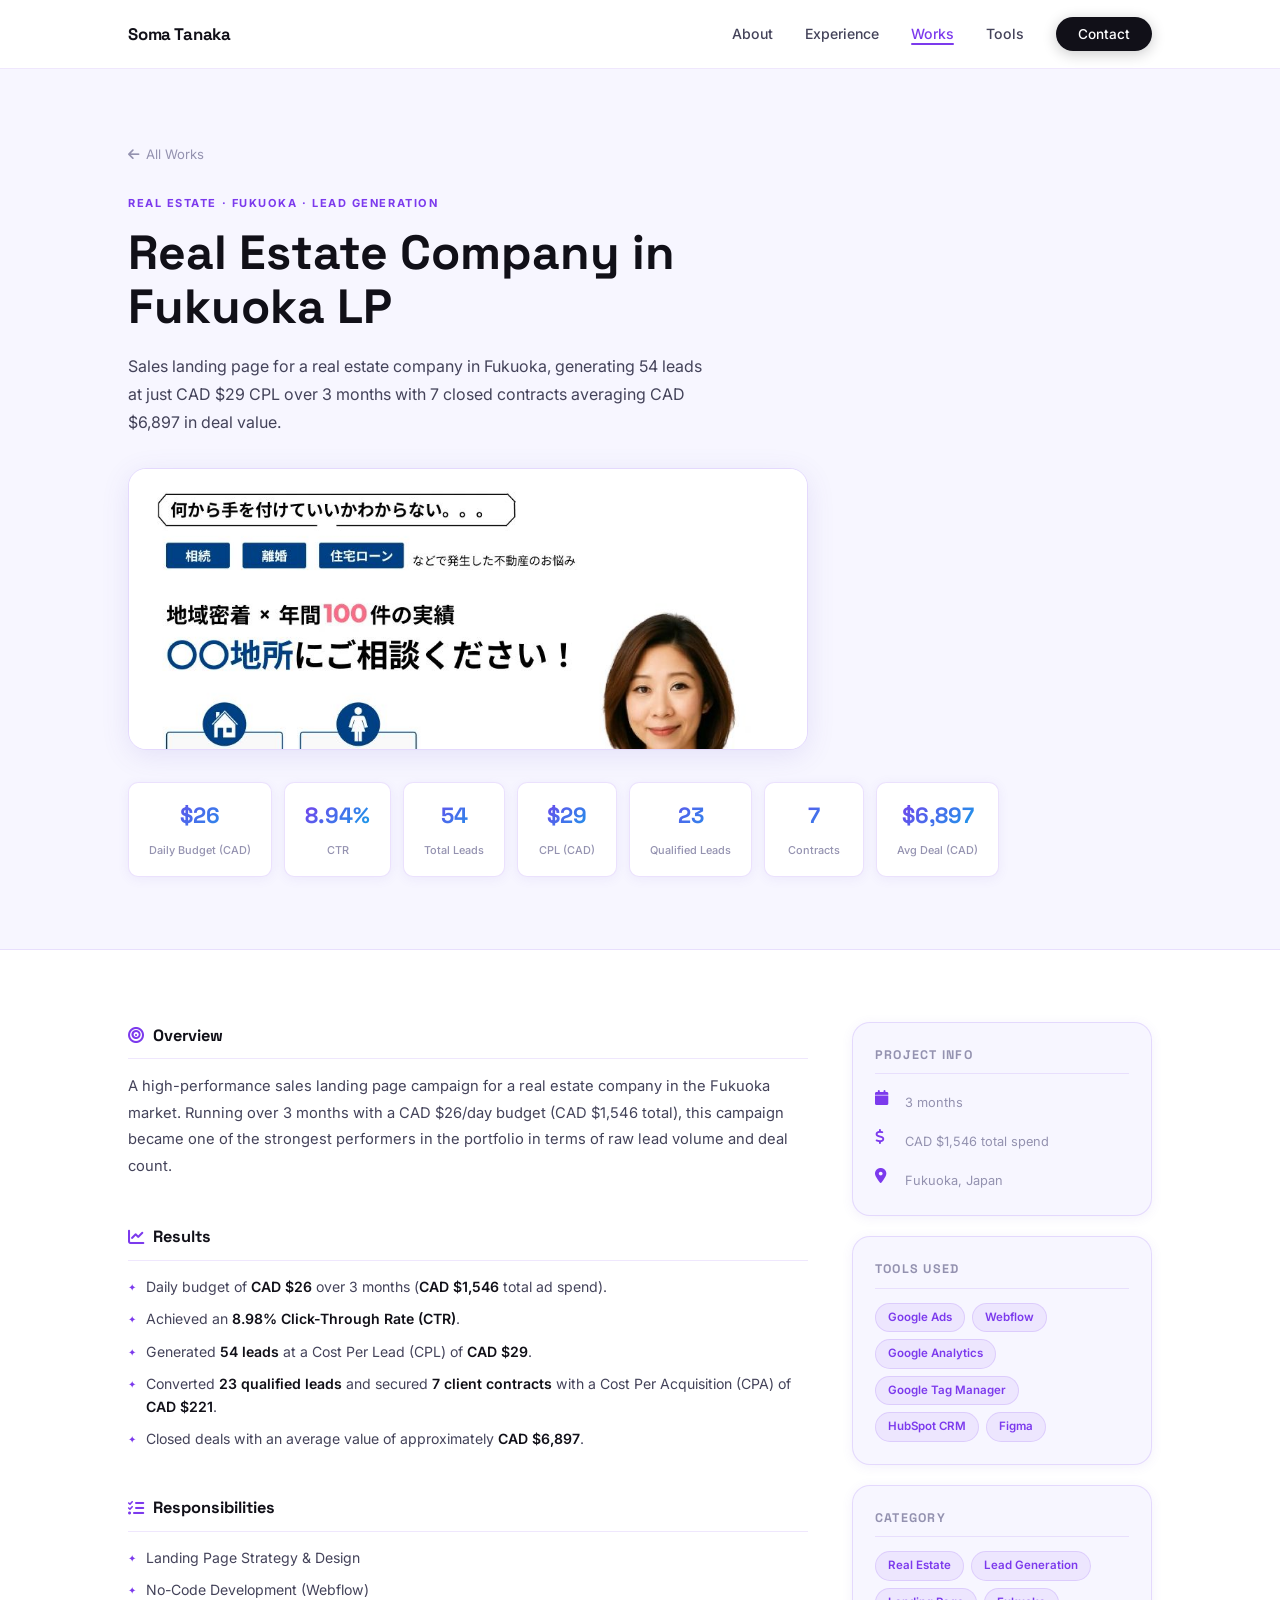
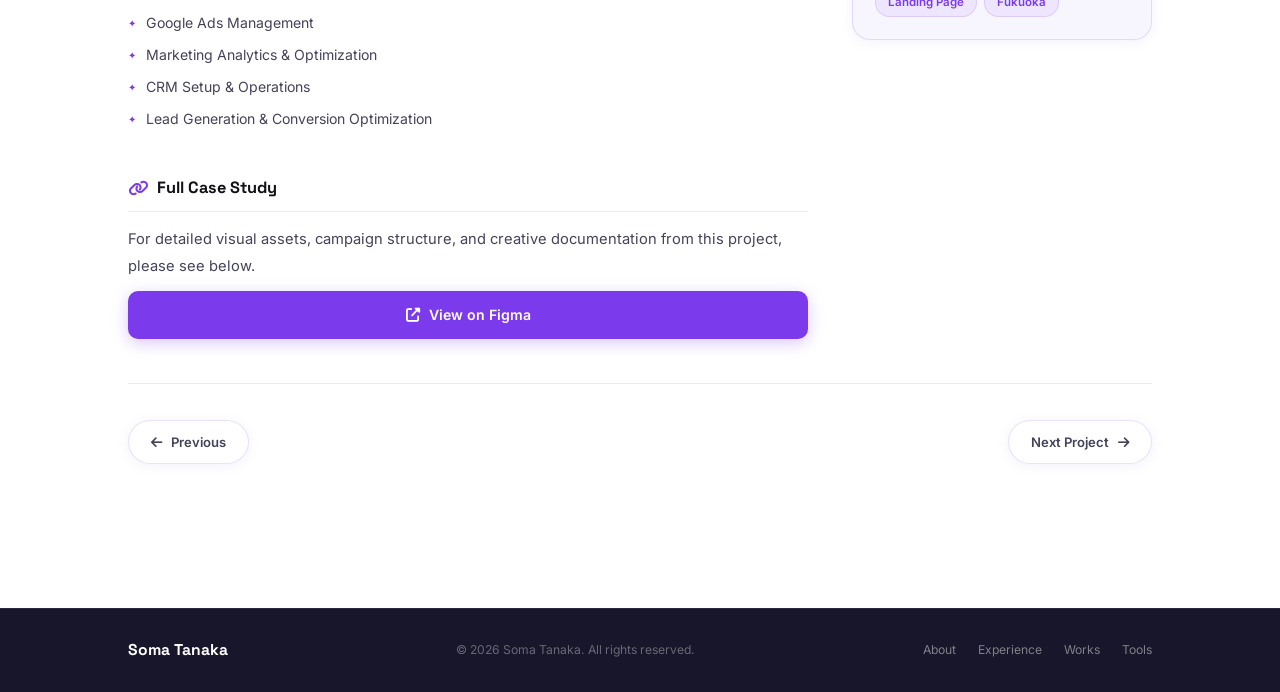
<file: works/realestate-fukuoka.html>
<!DOCTYPE html>
<html lang="en">
<head>
  <meta charset="UTF-8" />
  <meta name="viewport" content="width=device-width, initial-scale=1.0" />
  <title>Real Estate Fukuoka LP — Soma Tanaka</title>
  <link rel="preconnect" href="https://fonts.googleapis.com" />
  <link rel="preconnect" href="https://fonts.gstatic.com" crossorigin />
  <link href="https://fonts.googleapis.com/css2?family=Inter:wght@300;400;500;600;700;800;900&family=Space+Grotesk:wght@300;400;500;600;700&display=swap" rel="stylesheet" />
  <link rel="stylesheet" href="https://cdn.jsdelivr.net/npm/@fortawesome/fontawesome-free@6.5.0/css/all.min.css" />
  <link rel="stylesheet" href="../css/style.css" />
</head>
<body>

  <nav id="navbar">
    <div class="nav-inner">
      <a href="../index.html" class="nav-logo">Soma Tanaka</a>
      <ul class="nav-links">
        <li><a href="../index.html#about">About</a></li>
        <li><a href="../index.html#experience">Experience</a></li>
        <li><a href="index.html" class="active">Works</a></li>
        <li><a href="../index.html#tools">Tools</a></li>
        <li><a href="../index.html#contact" class="nav-cta">Contact</a></li>
      </ul>
      <button class="hamburger" id="hamburger" aria-label="Menu"><span></span><span></span><span></span></button>
    </div>
    <div class="mobile-menu" id="mobileMenu">
      <a href="../index.html#about">About</a>
      <a href="../index.html#experience">Experience</a>
      <a href="index.html">Works</a>
      <a href="../index.html#tools">Tools</a>
      <a href="../index.html#contact">Contact</a>
    </div>
  </nav>

  <div class="work-detail-hero">
    <div class="container work-detail-inner">
      <a href="index.html" class="back-link"><i class="fas fa-arrow-left"></i> All Works</a>
      <span class="work-detail-tag">Real Estate &middot; Fukuoka &middot; Lead Generation</span>
      <h1 class="work-detail-title">Real Estate Company in Fukuoka LP</h1>
      <p class="work-detail-subtitle">Sales landing page for a real estate company in Fukuoka, generating 54 leads at just CAD $29 CPL over 3 months with 7 closed contracts averaging CAD $6,897 in deal value.</p>

      <div class="work-detail-img-wrap">
        <img src="../images/work-realestate-fukuoka.jpg" alt="Real Estate Fukuoka LP" />
      </div>

      <div class="work-kpis reveal">
        <div class="work-kpi"><span class="kpi-val">$26</span><span class="kpi-label">Daily Budget (CAD)</span></div>
        <div class="work-kpi"><span class="kpi-val">8.98%</span><span class="kpi-label">CTR</span></div>
        <div class="work-kpi"><span class="kpi-val">54</span><span class="kpi-label">Total Leads</span></div>
        <div class="work-kpi"><span class="kpi-val">$29</span><span class="kpi-label">CPL (CAD)</span></div>
        <div class="work-kpi"><span class="kpi-val">23</span><span class="kpi-label">Qualified Leads</span></div>
        <div class="work-kpi"><span class="kpi-val">7</span><span class="kpi-label">Contracts</span></div>
        <div class="work-kpi"><span class="kpi-val">$6,897</span><span class="kpi-label">Avg Deal (CAD)</span></div>
      </div>
    </div>
  </div>

  <div class="work-body">
    <div class="container">
      <div class="work-body-grid">
        <div class="work-main">

          <div class="work-section reveal">
            <h3><i class="fas fa-bullseye"></i> Overview</h3>
            <p>A high-performance sales landing page campaign for a real estate company in the Fukuoka market. Running over 3 months with a CAD $26/day budget (CAD $1,546 total), this campaign became one of the strongest performers in the portfolio in terms of raw lead volume and deal count.</p>
          </div>

          <div class="work-section reveal">
            <h3><i class="fas fa-chart-line"></i> Results</h3>
            <ul>
              <li>Daily budget of <strong>CAD $26</strong> over 3 months (<strong>CAD $1,546</strong> total ad spend).</li>
              <li>Achieved an <strong>8.98% Click-Through Rate (CTR)</strong>.</li>
              <li>Generated <strong>54 leads</strong> at a Cost Per Lead (CPL) of <strong>CAD $29</strong>.</li>
              <li>Converted <strong>23 qualified leads</strong> and secured <strong>7 client contracts</strong> with a Cost Per Acquisition (CPA) of <strong>CAD $221</strong>.</li>
              <li>Closed deals with an average value of approximately <strong>CAD $6,897</strong>.</li>
            </ul>
          </div>

          <div class="work-section reveal">
            <h3><i class="fas fa-tasks"></i> Responsibilities</h3>
            <ul>
              <li>Landing Page Strategy &amp; Design</li>
              <li>No-Code Development (Webflow)</li>
              <li>Google Ads Management</li>
              <li>Marketing Analytics &amp; Optimization</li>
              <li>CRM Setup &amp; Operations</li>
              <li>Lead Generation &amp; Conversion Optimization</li>
            </ul>
          </div>

          <div class="work-section reveal">
            <h3><i class="fas fa-link"></i> Full Case Study</h3>
            <p>For detailed visual assets, campaign structure, and creative documentation from this project, please see below.</p>
            <a href="https://www.figma.com/design/8NQGftoOJFCl69RH63itQJ/Soma-Tanaka-portfolio?node-id=3-1374&t=KJMKm22SRCZiDpyK-0" class="work-figma-link" target="_blank" rel="noopener"><i class="fas fa-external-link-alt"></i> View on Figma</a>
          </div>

        </div>

        <aside class="work-sidebar">
          <div class="sidebar-card reveal">
            <h4>Project Info</h4>
            <div class="about-card-item" style="margin-bottom:12px">
              <i class="fas fa-calendar" style="font-size:0.95rem;color:var(--purple);width:16px"></i>
              <div><span style="font-size:0.8rem;color:var(--text-muted)">3 months</span></div>
            </div>
            <div class="about-card-item" style="margin-bottom:12px">
              <i class="fas fa-dollar-sign" style="font-size:0.95rem;color:var(--purple);width:16px"></i>
              <div><span style="font-size:0.8rem;color:var(--text-muted)">CAD $1,546 total spend</span></div>
            </div>
            <div class="about-card-item">
              <i class="fas fa-map-marker-alt" style="font-size:0.95rem;color:var(--purple);width:16px"></i>
              <div><span style="font-size:0.8rem;color:var(--text-muted)">Fukuoka, Japan</span></div>
            </div>
          </div>
          <div class="sidebar-card reveal">
            <h4>Tools Used</h4>
            <div class="tools-used">
              <span class="tool-tag">Google Ads</span>
              <span class="tool-tag">Webflow</span>
              <span class="tool-tag">Google Analytics</span>
              <span class="tool-tag">Google Tag Manager</span>
              <span class="tool-tag">HubSpot CRM</span>
              <span class="tool-tag">Figma</span>
            </div>
          </div>
          <div class="sidebar-card reveal">
            <h4>Category</h4>
            <div class="tools-used">
              <span class="tool-tag">Real Estate</span>
              <span class="tool-tag">Lead Generation</span>
              <span class="tool-tag">Landing Page</span>
              <span class="tool-tag">Fukuoka</span>
            </div>
          </div>
        </aside>
      </div>

      <div class="work-nav">
        <a href="realestate-foreign.html" class="work-nav-btn"><i class="fas fa-arrow-left"></i> Previous</a>
        <a href="lowcost-brokerage.html" class="work-nav-btn">Next Project <i class="fas fa-arrow-right"></i></a>
      </div>
    </div>
  </div>

  <footer>
    <div class="container footer-inner">
      <span class="footer-logo">Soma Tanaka</span>
      <p class="footer-copy">&copy; 2026 Soma Tanaka. All rights reserved.</p>
      <div class="footer-links">
        <a href="../index.html#about">About</a>
        <a href="../index.html#experience">Experience</a>
        <a href="index.html">Works</a>
        <a href="../index.html#tools">Tools</a>
      </div>
    </div>
  </footer>
  <script src="../js/main.js"></script>
</body>
</html>
</file>
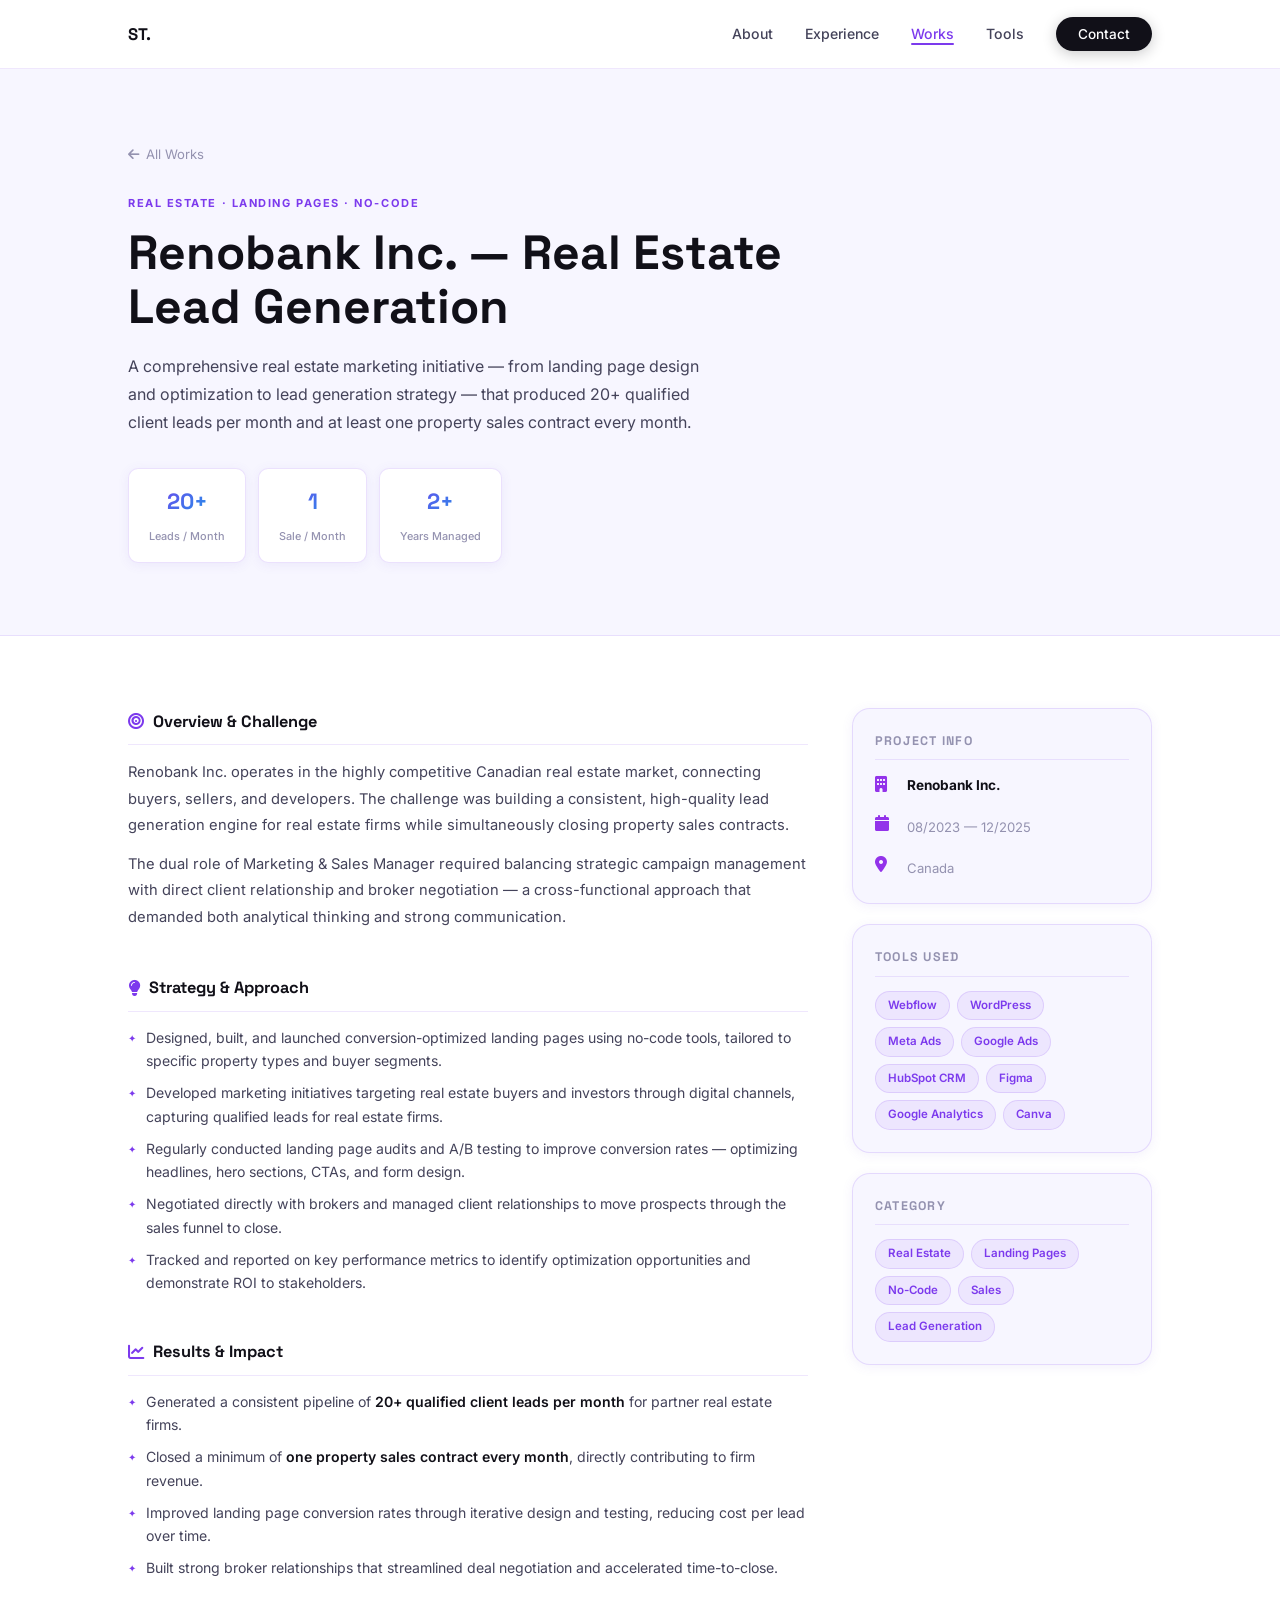
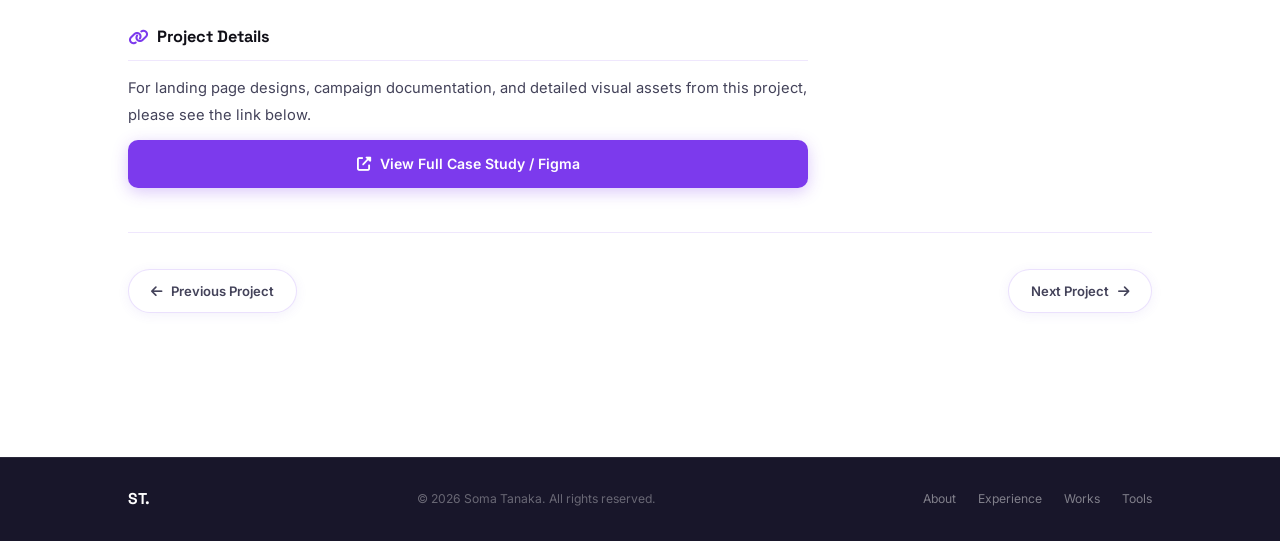
<file: works/renobank-realestate.html>
<!DOCTYPE html>
<html lang="en">
<head>
  <meta charset="UTF-8" />
  <meta name="viewport" content="width=device-width, initial-scale=1.0" />
  <title>Renobank Real Estate — Soma Tanaka</title>
  <link rel="preconnect" href="https://fonts.googleapis.com" />
  <link rel="preconnect" href="https://fonts.gstatic.com" crossorigin />
  <link href="https://fonts.googleapis.com/css2?family=Inter:wght@300;400;500;600;700;800;900&family=Space+Grotesk:wght@300;400;500;600;700&display=swap" rel="stylesheet" />
  <link rel="stylesheet" href="https://cdn.jsdelivr.net/npm/@fortawesome/fontawesome-free@6.5.0/css/all.min.css" />
  <link rel="stylesheet" href="../css/style.css" />
</head>
<body>

  <nav id="navbar">
    <div class="nav-inner">
      <a href="../index.html" class="nav-logo">ST.</a>
      <ul class="nav-links">
        <li><a href="../index.html#about">About</a></li>
        <li><a href="../index.html#experience">Experience</a></li>
        <li><a href="index.html" class="active">Works</a></li>
        <li><a href="../index.html#tools">Tools</a></li>
        <li><a href="../index.html#contact" class="nav-cta">Contact</a></li>
      </ul>
      <button class="hamburger" id="hamburger" aria-label="Menu">
        <span></span><span></span><span></span>
      </button>
    </div>
    <div class="mobile-menu" id="mobileMenu">
      <a href="../index.html#about">About</a>
      <a href="../index.html#experience">Experience</a>
      <a href="index.html">Works</a>
      <a href="../index.html#tools">Tools</a>
      <a href="../index.html#contact">Contact</a>
    </div>
  </nav>

  <!-- Hero -->
  <div class="work-detail-hero">
    <div class="container work-detail-inner">
      <a href="index.html" class="back-link"><i class="fas fa-arrow-left"></i> All Works</a>
      <span class="work-detail-tag">Real Estate &middot; Landing Pages &middot; No-Code</span>
      <h1 class="work-detail-title">Renobank Inc. — Real Estate Lead Generation</h1>
      <p class="work-detail-subtitle">A comprehensive real estate marketing initiative — from landing page design and optimization to lead generation strategy — that produced 20+ qualified client leads per month and at least one property sales contract every month.</p>
      <div class="work-kpis reveal">
        <div class="work-kpi"><span class="kpi-val">20+</span><span class="kpi-label">Leads / Month</span></div>
        <div class="work-kpi"><span class="kpi-val">1</span><span class="kpi-label">Sale / Month</span></div>
        <div class="work-kpi"><span class="kpi-val">2+</span><span class="kpi-label">Years Managed</span></div>
      </div>
    </div>
  </div>

  <!-- Body -->
  <div class="work-body">
    <div class="container">
      <div class="work-body-grid">

        <div class="work-main">

          <div class="work-section reveal">
            <h3><i class="fas fa-bullseye"></i> Overview &amp; Challenge</h3>
            <p>Renobank Inc. operates in the highly competitive Canadian real estate market, connecting buyers, sellers, and developers. The challenge was building a consistent, high-quality lead generation engine for real estate firms while simultaneously closing property sales contracts.</p>
            <p>The dual role of Marketing &amp; Sales Manager required balancing strategic campaign management with direct client relationship and broker negotiation — a cross-functional approach that demanded both analytical thinking and strong communication.</p>
          </div>

          <div class="work-section reveal">
            <h3><i class="fas fa-lightbulb"></i> Strategy &amp; Approach</h3>
            <ul>
              <li>Designed, built, and launched conversion-optimized landing pages using no-code tools, tailored to specific property types and buyer segments.</li>
              <li>Developed marketing initiatives targeting real estate buyers and investors through digital channels, capturing qualified leads for real estate firms.</li>
              <li>Regularly conducted landing page audits and A/B testing to improve conversion rates — optimizing headlines, hero sections, CTAs, and form design.</li>
              <li>Negotiated directly with brokers and managed client relationships to move prospects through the sales funnel to close.</li>
              <li>Tracked and reported on key performance metrics to identify optimization opportunities and demonstrate ROI to stakeholders.</li>
            </ul>
          </div>

          <div class="work-section reveal">
            <h3><i class="fas fa-chart-line"></i> Results &amp; Impact</h3>
            <ul>
              <li>Generated a consistent pipeline of <strong>20+ qualified client leads per month</strong> for partner real estate firms.</li>
              <li>Closed a minimum of <strong>one property sales contract every month</strong>, directly contributing to firm revenue.</li>
              <li>Improved landing page conversion rates through iterative design and testing, reducing cost per lead over time.</li>
              <li>Built strong broker relationships that streamlined deal negotiation and accelerated time-to-close.</li>
            </ul>
          </div>

          <div class="work-section reveal">
            <h3><i class="fas fa-link"></i> Project Details</h3>
            <p>For landing page designs, campaign documentation, and detailed visual assets from this project, please see the link below.</p>
            <a href="#" class="work-figma-link" target="_blank" rel="noopener">
              <i class="fas fa-external-link-alt"></i> View Full Case Study / Figma
            </a>
          </div>

        </div>

        <aside class="work-sidebar">
          <div class="sidebar-card reveal">
            <h4>Project Info</h4>
            <div class="about-card-item" style="margin-bottom:14px">
              <i class="fas fa-building" style="font-size:1rem;color:var(--purple-mid);width:18px"></i>
              <div><strong style="font-size:0.85rem">Renobank Inc.</strong></div>
            </div>
            <div class="about-card-item" style="margin-bottom:14px">
              <i class="fas fa-calendar" style="font-size:1rem;color:var(--purple-mid);width:18px"></i>
              <div><span style="font-size:0.82rem;color:var(--text-muted)">08/2023 — 12/2025</span></div>
            </div>
            <div class="about-card-item">
              <i class="fas fa-map-marker-alt" style="font-size:1rem;color:var(--purple-mid);width:18px"></i>
              <div><span style="font-size:0.82rem;color:var(--text-muted)">Canada</span></div>
            </div>
          </div>
          <div class="sidebar-card reveal">
            <h4>Tools Used</h4>
            <div class="tools-used">
              <span class="tool-tag">Webflow</span>
              <span class="tool-tag">WordPress</span>
              <span class="tool-tag">Meta Ads</span>
              <span class="tool-tag">Google Ads</span>
              <span class="tool-tag">HubSpot CRM</span>
              <span class="tool-tag">Figma</span>
              <span class="tool-tag">Google Analytics</span>
              <span class="tool-tag">Canva</span>
            </div>
          </div>
          <div class="sidebar-card reveal">
            <h4>Category</h4>
            <div class="tools-used">
              <span class="tool-tag">Real Estate</span>
              <span class="tool-tag">Landing Pages</span>
              <span class="tool-tag">No-Code</span>
              <span class="tool-tag">Sales</span>
              <span class="tool-tag">Lead Generation</span>
            </div>
          </div>
        </aside>

      </div>

      <!-- Prev / Next -->
      <div class="work-nav">
        <a href="dea-enrollment.html" class="work-nav-btn"><i class="fas fa-arrow-left"></i> Previous Project</a>
        <a href="mentalhealth-launch.html" class="work-nav-btn">Next Project <i class="fas fa-arrow-right"></i></a>
      </div>
    </div>
  </div>

  <footer>
    <div class="container footer-inner">
      <span class="footer-logo">ST.</span>
      <p class="footer-copy">&copy; 2026 Soma Tanaka. All rights reserved.</p>
      <div class="footer-links">
        <a href="../index.html#about">About</a>
        <a href="../index.html#experience">Experience</a>
        <a href="index.html">Works</a>
        <a href="../index.html#tools">Tools</a>
      </div>
    </div>
  </footer>

  <script src="../js/main.js"></script>
</body>
</html>
</file>
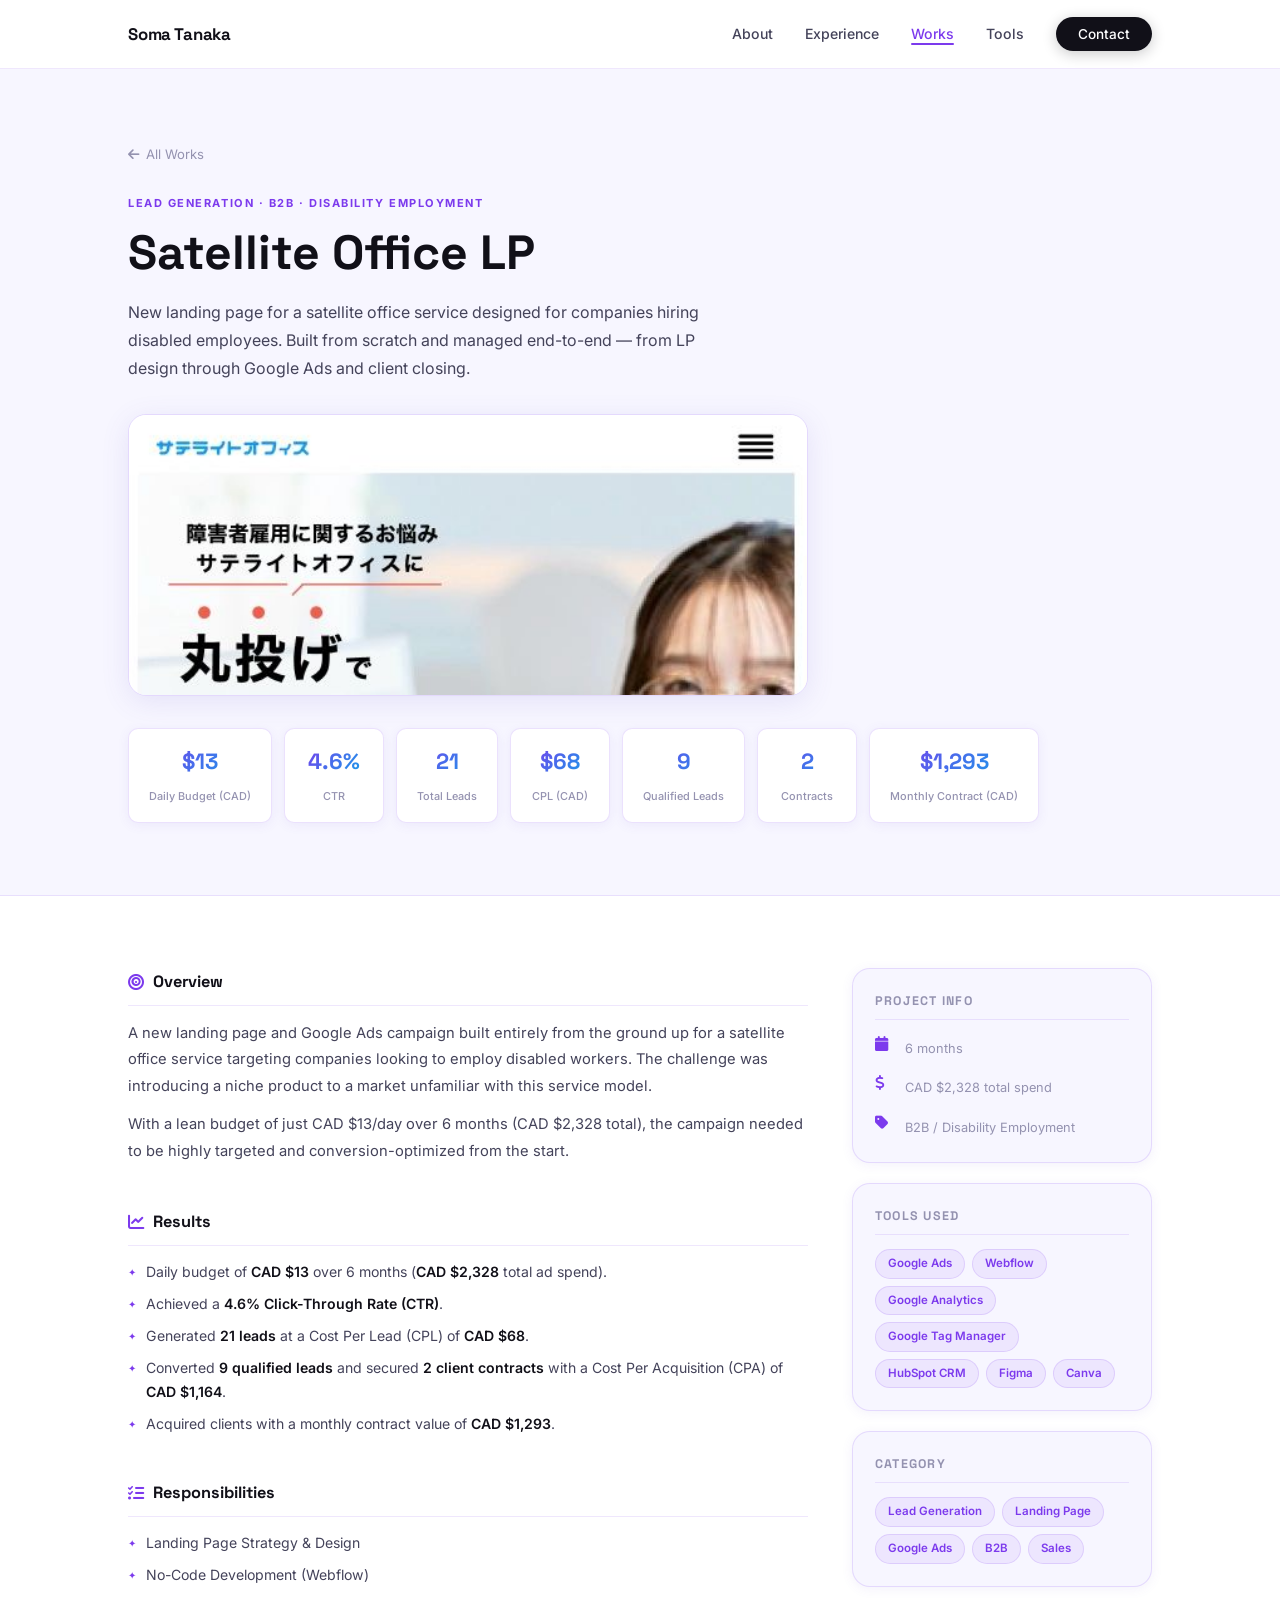
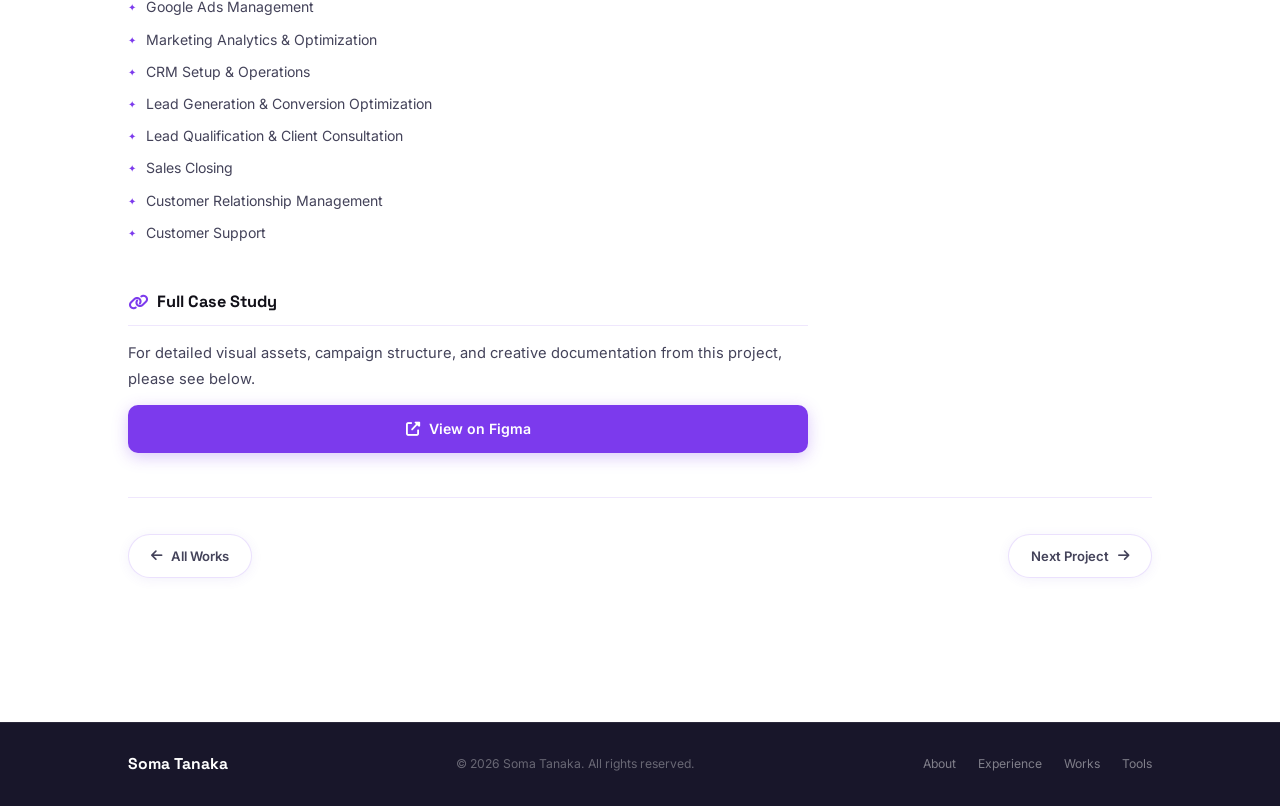
<file: works/satellite-office.html>
<!DOCTYPE html>
<html lang="en">
<head>
  <meta charset="UTF-8" />
  <meta name="viewport" content="width=device-width, initial-scale=1.0" />
  <title>Satellite Office LP — Soma Tanaka</title>
  <link rel="preconnect" href="https://fonts.googleapis.com" />
  <link rel="preconnect" href="https://fonts.gstatic.com" crossorigin />
  <link href="https://fonts.googleapis.com/css2?family=Inter:wght@300;400;500;600;700;800;900&family=Space+Grotesk:wght@300;400;500;600;700&display=swap" rel="stylesheet" />
  <link rel="stylesheet" href="https://cdn.jsdelivr.net/npm/@fortawesome/fontawesome-free@6.5.0/css/all.min.css" />
  <link rel="stylesheet" href="../css/style.css" />
</head>
<body>

  <nav id="navbar">
    <div class="nav-inner">
      <a href="../index.html" class="nav-logo">Soma Tanaka</a>
      <ul class="nav-links">
        <li><a href="../index.html#about">About</a></li>
        <li><a href="../index.html#experience">Experience</a></li>
        <li><a href="index.html" class="active">Works</a></li>
        <li><a href="../index.html#tools">Tools</a></li>
        <li><a href="../index.html#contact" class="nav-cta">Contact</a></li>
      </ul>
      <button class="hamburger" id="hamburger" aria-label="Menu"><span></span><span></span><span></span></button>
    </div>
    <div class="mobile-menu" id="mobileMenu">
      <a href="../index.html#about">About</a>
      <a href="../index.html#experience">Experience</a>
      <a href="index.html">Works</a>
      <a href="../index.html#tools">Tools</a>
      <a href="../index.html#contact">Contact</a>
    </div>
  </nav>

  <div class="work-detail-hero">
    <div class="container work-detail-inner">
      <a href="index.html" class="back-link"><i class="fas fa-arrow-left"></i> All Works</a>
      <span class="work-detail-tag">Lead Generation &middot; B2B &middot; Disability Employment</span>
      <h1 class="work-detail-title">Satellite Office LP</h1>
      <p class="work-detail-subtitle">New landing page for a satellite office service designed for companies hiring disabled employees. Built from scratch and managed end-to-end — from LP design through Google Ads and client closing.</p>

      <div class="work-detail-img-wrap">
        <img src="../images/work-satellite.jpg" alt="Satellite Office LP" />
      </div>

      <div class="work-kpis reveal">
        <div class="work-kpi"><span class="kpi-val">$13</span><span class="kpi-label">Daily Budget (CAD)</span></div>
        <div class="work-kpi"><span class="kpi-val">4.6%</span><span class="kpi-label">CTR</span></div>
        <div class="work-kpi"><span class="kpi-val">21</span><span class="kpi-label">Total Leads</span></div>
        <div class="work-kpi"><span class="kpi-val">$68</span><span class="kpi-label">CPL (CAD)</span></div>
        <div class="work-kpi"><span class="kpi-val">9</span><span class="kpi-label">Qualified Leads</span></div>
        <div class="work-kpi"><span class="kpi-val">2</span><span class="kpi-label">Contracts</span></div>
        <div class="work-kpi"><span class="kpi-val">$1,293</span><span class="kpi-label">Monthly Contract (CAD)</span></div>
      </div>
    </div>
  </div>

  <div class="work-body">
    <div class="container">
      <div class="work-body-grid">
        <div class="work-main">

          <div class="work-section reveal">
            <h3><i class="fas fa-bullseye"></i> Overview</h3>
            <p>A new landing page and Google Ads campaign built entirely from the ground up for a satellite office service targeting companies looking to employ disabled workers. The challenge was introducing a niche product to a market unfamiliar with this service model.</p>
            <p>With a lean budget of just CAD $13/day over 6 months (CAD $2,328 total), the campaign needed to be highly targeted and conversion-optimized from the start.</p>
          </div>

          <div class="work-section reveal">
            <h3><i class="fas fa-chart-line"></i> Results</h3>
            <ul>
              <li>Daily budget of <strong>CAD $13</strong> over 6 months (<strong>CAD $2,328</strong> total ad spend).</li>
              <li>Achieved a <strong>4.6% Click-Through Rate (CTR)</strong>.</li>
              <li>Generated <strong>21 leads</strong> at a Cost Per Lead (CPL) of <strong>CAD $68</strong>.</li>
              <li>Converted <strong>9 qualified leads</strong> and secured <strong>2 client contracts</strong> with a Cost Per Acquisition (CPA) of <strong>CAD $1,164</strong>.</li>
              <li>Acquired clients with a monthly contract value of <strong>CAD $1,293</strong>.</li>
            </ul>
          </div>

          <div class="work-section reveal">
            <h3><i class="fas fa-tasks"></i> Responsibilities</h3>
            <ul>
              <li>Landing Page Strategy &amp; Design</li>
              <li>No-Code Development (Webflow)</li>
              <li>Google Ads Management</li>
              <li>Marketing Analytics &amp; Optimization</li>
              <li>CRM Setup &amp; Operations</li>
              <li>Lead Generation &amp; Conversion Optimization</li>
              <li>Lead Qualification &amp; Client Consultation</li>
              <li>Sales Closing</li>
              <li>Customer Relationship Management</li>
              <li>Customer Support</li>
            </ul>
          </div>

          <div class="work-section reveal">
            <h3><i class="fas fa-link"></i> Full Case Study</h3>
            <p>For detailed visual assets, campaign structure, and creative documentation from this project, please see below.</p>
            <a href="https://www.figma.com/design/8NQGftoOJFCl69RH63itQJ/Soma-Tanaka-portfolio?node-id=3-1374&t=KJMKm22SRCZiDpyK-0" class="work-figma-link" target="_blank" rel="noopener"><i class="fas fa-external-link-alt"></i> View on Figma</a>
          </div>

        </div>

        <aside class="work-sidebar">
          <div class="sidebar-card reveal">
            <h4>Project Info</h4>
            <div class="about-card-item" style="margin-bottom:12px">
              <i class="fas fa-calendar" style="font-size:0.95rem;color:var(--purple);width:16px"></i>
              <div><span style="font-size:0.8rem;color:var(--text-muted)">6 months</span></div>
            </div>
            <div class="about-card-item" style="margin-bottom:12px">
              <i class="fas fa-dollar-sign" style="font-size:0.95rem;color:var(--purple);width:16px"></i>
              <div><span style="font-size:0.8rem;color:var(--text-muted)">CAD $2,328 total spend</span></div>
            </div>
            <div class="about-card-item">
              <i class="fas fa-tag" style="font-size:0.95rem;color:var(--purple);width:16px"></i>
              <div><span style="font-size:0.8rem;color:var(--text-muted)">B2B / Disability Employment</span></div>
            </div>
          </div>
          <div class="sidebar-card reveal">
            <h4>Tools Used</h4>
            <div class="tools-used">
              <span class="tool-tag">Google Ads</span>
              <span class="tool-tag">Webflow</span>
              <span class="tool-tag">Google Analytics</span>
              <span class="tool-tag">Google Tag Manager</span>
              <span class="tool-tag">HubSpot CRM</span>
              <span class="tool-tag">Figma</span>
              <span class="tool-tag">Canva</span>
            </div>
          </div>
          <div class="sidebar-card reveal">
            <h4>Category</h4>
            <div class="tools-used">
              <span class="tool-tag">Lead Generation</span>
              <span class="tool-tag">Landing Page</span>
              <span class="tool-tag">Google Ads</span>
              <span class="tool-tag">B2B</span>
              <span class="tool-tag">Sales</span>
            </div>
          </div>
        </aside>
      </div>

      <div class="work-nav">
        <a href="index.html" class="work-nav-btn"><i class="fas fa-arrow-left"></i> All Works</a>
        <a href="realestate-foreign.html" class="work-nav-btn">Next Project <i class="fas fa-arrow-right"></i></a>
      </div>
    </div>
  </div>

  <footer>
    <div class="container footer-inner">
      <span class="footer-logo">Soma Tanaka</span>
      <p class="footer-copy">&copy; 2026 Soma Tanaka. All rights reserved.</p>
      <div class="footer-links">
        <a href="../index.html#about">About</a>
        <a href="../index.html#experience">Experience</a>
        <a href="index.html">Works</a>
        <a href="../index.html#tools">Tools</a>
      </div>
    </div>
  </footer>
  <script src="../js/main.js"></script>
</body>
</html>
</file>
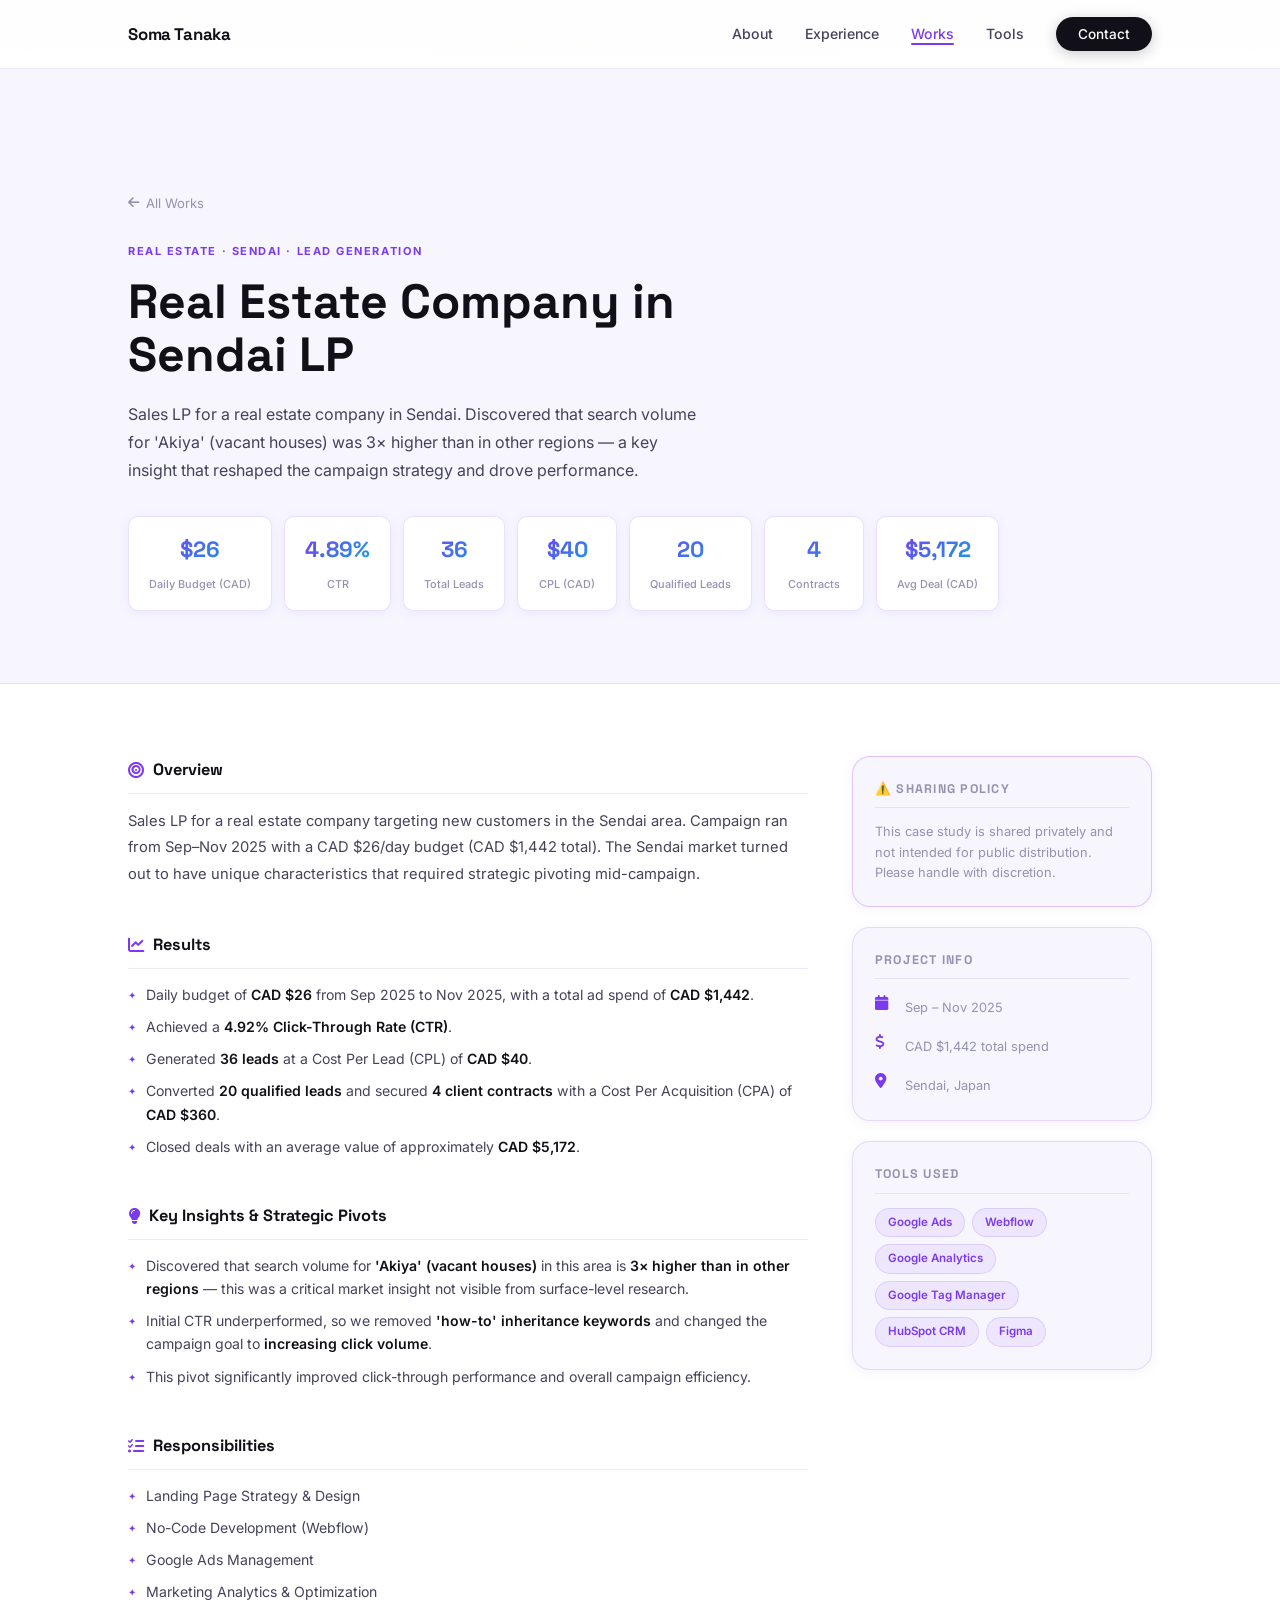
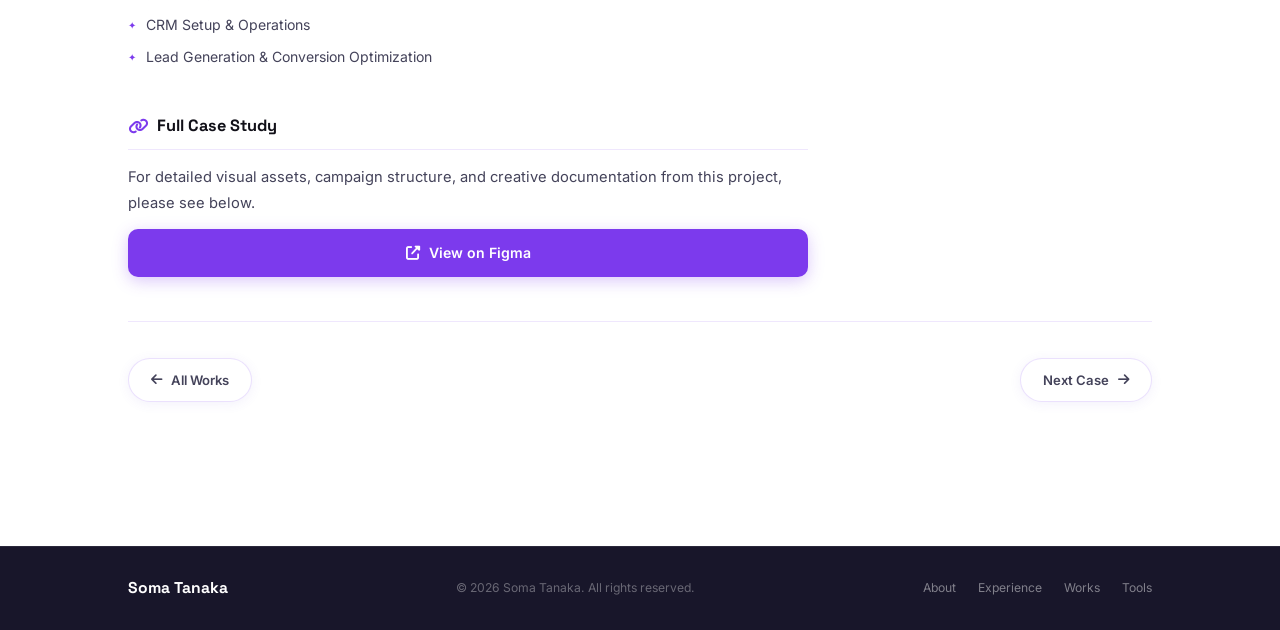
<file: works/sendai-realestate.html>
<!DOCTYPE html>
<html lang="en">
<head>
  <meta charset="UTF-8" />
  <meta name="viewport" content="width=device-width, initial-scale=1.0" />
  <title>Sendai Real Estate LP — Soma Tanaka</title>
  <link rel="preconnect" href="https://fonts.googleapis.com" />
  <link rel="preconnect" href="https://fonts.gstatic.com" crossorigin />
  <link href="https://fonts.googleapis.com/css2?family=Inter:wght@300;400;500;600;700;800;900&family=Space+Grotesk:wght@300;400;500;600;700&display=swap" rel="stylesheet" />
  <link rel="stylesheet" href="https://cdn.jsdelivr.net/npm/@fortawesome/fontawesome-free@6.5.0/css/all.min.css" />
  <link rel="stylesheet" href="../css/style.css" />
</head>
<body>

  <nav id="navbar">
    <div class="nav-inner">
      <a href="../index.html" class="nav-logo">Soma Tanaka</a>
      <ul class="nav-links">
        <li><a href="../index.html#about">About</a></li>
        <li><a href="../index.html#experience">Experience</a></li>
        <li><a href="index.html" class="active">Works</a></li>
        <li><a href="../index.html#tools">Tools</a></li>
        <li><a href="../index.html#contact" class="nav-cta">Contact</a></li>
      </ul>
      <button class="hamburger" id="hamburger" aria-label="Menu"><span></span><span></span><span></span></button>
    </div>
    <div class="mobile-menu" id="mobileMenu">
      <a href="../index.html#about">About</a>
      <a href="../index.html#experience">Experience</a>
      <a href="index.html">Works</a>
      <a href="../index.html#tools">Tools</a>
      <a href="../index.html#contact">Contact</a>
    </div>
  </nav>

  <!-- Private badge -->
  <div style="background:rgba(168,85,247,0.08);border-bottom:1px solid rgba(168,85,247,0.2);padding:10px 0;text-align:center;">
    <span style="font-size:0.75rem;font-weight:600;color:#a855f7;letter-spacing:0.1em;"><i class="fas fa-lock" style="margin-right:6px"></i>UNPUBLICLY SHAREABLE — Shared on request only</span>
  </div>

  <div class="work-detail-hero">
    <div class="container work-detail-inner">
      <a href="index.html" class="back-link"><i class="fas fa-arrow-left"></i> All Works</a>
      <span class="work-detail-tag">Real Estate &middot; Sendai &middot; Lead Generation</span>
      <h1 class="work-detail-title">Real Estate Company in Sendai LP</h1>
      <p class="work-detail-subtitle">Sales LP for a real estate company in Sendai. Discovered that search volume for 'Akiya' (vacant houses) was 3× higher than in other regions — a key insight that reshaped the campaign strategy and drove performance.</p>

      <div class="work-kpis reveal">
        <div class="work-kpi"><span class="kpi-val">$26</span><span class="kpi-label">Daily Budget (CAD)</span></div>
        <div class="work-kpi"><span class="kpi-val">4.92%</span><span class="kpi-label">CTR</span></div>
        <div class="work-kpi"><span class="kpi-val">36</span><span class="kpi-label">Total Leads</span></div>
        <div class="work-kpi"><span class="kpi-val">$40</span><span class="kpi-label">CPL (CAD)</span></div>
        <div class="work-kpi"><span class="kpi-val">20</span><span class="kpi-label">Qualified Leads</span></div>
        <div class="work-kpi"><span class="kpi-val">4</span><span class="kpi-label">Contracts</span></div>
        <div class="work-kpi"><span class="kpi-val">$5,172</span><span class="kpi-label">Avg Deal (CAD)</span></div>
      </div>
    </div>
  </div>

  <div class="work-body">
    <div class="container">
      <div class="work-body-grid">
        <div class="work-main">

          <div class="work-section reveal">
            <h3><i class="fas fa-bullseye"></i> Overview</h3>
            <p>Sales LP for a real estate company targeting new customers in the Sendai area. Campaign ran from Sep–Nov 2025 with a CAD $26/day budget (CAD $1,442 total). The Sendai market turned out to have unique characteristics that required strategic pivoting mid-campaign.</p>
          </div>

          <div class="work-section reveal">
            <h3><i class="fas fa-chart-line"></i> Results</h3>
            <ul>
              <li>Daily budget of <strong>CAD $26</strong> from Sep 2025 to Nov 2025, with a total ad spend of <strong>CAD $1,442</strong>.</li>
              <li>Achieved a <strong>4.92% Click-Through Rate (CTR)</strong>.</li>
              <li>Generated <strong>36 leads</strong> at a Cost Per Lead (CPL) of <strong>CAD $40</strong>.</li>
              <li>Converted <strong>20 qualified leads</strong> and secured <strong>4 client contracts</strong> with a Cost Per Acquisition (CPA) of <strong>CAD $360</strong>.</li>
              <li>Closed deals with an average value of approximately <strong>CAD $5,172</strong>.</li>
            </ul>
          </div>

          <div class="work-section reveal">
            <h3><i class="fas fa-lightbulb"></i> Key Insights &amp; Strategic Pivots</h3>
            <ul>
              <li>Discovered that search volume for <strong>'Akiya' (vacant houses)</strong> in this area is <strong>3× higher than in other regions</strong> — this was a critical market insight not visible from surface-level research.</li>
              <li>Initial CTR underperformed, so we removed <strong>'how-to' inheritance keywords</strong> and changed the campaign goal to <strong>increasing click volume</strong>.</li>
              <li>This pivot significantly improved click-through performance and overall campaign efficiency.</li>
            </ul>
          </div>

          <div class="work-section reveal">
            <h3><i class="fas fa-tasks"></i> Responsibilities</h3>
            <ul>
              <li>Landing Page Strategy &amp; Design</li>
              <li>No-Code Development (Webflow)</li>
              <li>Google Ads Management</li>
              <li>Marketing Analytics &amp; Optimization</li>
              <li>CRM Setup &amp; Operations</li>
              <li>Lead Generation &amp; Conversion Optimization</li>
            </ul>
          </div>

          <div class="work-section reveal">
            <h3><i class="fas fa-link"></i> Full Case Study</h3>
            <p>For detailed visual assets, campaign structure, and creative documentation from this project, please see below.</p>
            <a href="https://www.figma.com/design/8NQGftoOJFCl69RH63itQJ/Soma-Tanaka-portfolio?node-id=3-1374&t=KJMKm22SRCZiDpyK-0" class="work-figma-link" target="_blank" rel="noopener"><i class="fas fa-external-link-alt"></i> View on Figma</a>
          </div>

        </div>

        <aside class="work-sidebar">
          <div class="sidebar-card reveal" style="border-color:rgba(168,85,247,0.3)">
            <h4>⚠️ Sharing Policy</h4>
            <p style="font-size:0.8rem;color:var(--text-muted);line-height:1.6">This case study is shared privately and not intended for public distribution. Please handle with discretion.</p>
          </div>
          <div class="sidebar-card reveal">
            <h4>Project Info</h4>
            <div class="about-card-item" style="margin-bottom:12px">
              <i class="fas fa-calendar" style="font-size:0.95rem;color:var(--purple);width:16px"></i>
              <div><span style="font-size:0.8rem;color:var(--text-muted)">Sep – Nov 2025</span></div>
            </div>
            <div class="about-card-item" style="margin-bottom:12px">
              <i class="fas fa-dollar-sign" style="font-size:0.95rem;color:var(--purple);width:16px"></i>
              <div><span style="font-size:0.8rem;color:var(--text-muted)">CAD $1,442 total spend</span></div>
            </div>
            <div class="about-card-item">
              <i class="fas fa-map-marker-alt" style="font-size:0.95rem;color:var(--purple);width:16px"></i>
              <div><span style="font-size:0.8rem;color:var(--text-muted)">Sendai, Japan</span></div>
            </div>
          </div>
          <div class="sidebar-card reveal">
            <h4>Tools Used</h4>
            <div class="tools-used">
              <span class="tool-tag">Google Ads</span>
              <span class="tool-tag">Webflow</span>
              <span class="tool-tag">Google Analytics</span>
              <span class="tool-tag">Google Tag Manager</span>
              <span class="tool-tag">HubSpot CRM</span>
              <span class="tool-tag">Figma</span>
            </div>
          </div>
        </aside>
      </div>

      <div class="work-nav">
        <a href="index.html" class="work-nav-btn"><i class="fas fa-arrow-left"></i> All Works</a>
        <a href="hokkaido-realestate.html" class="work-nav-btn">Next Case <i class="fas fa-arrow-right"></i></a>
      </div>
    </div>
  </div>

  <footer>
    <div class="container footer-inner">
      <span class="footer-logo">Soma Tanaka</span>
      <p class="footer-copy">&copy; 2026 Soma Tanaka. All rights reserved.</p>
      <div class="footer-links">
        <a href="../index.html#about">About</a>
        <a href="../index.html#experience">Experience</a>
        <a href="index.html">Works</a>
        <a href="../index.html#tools">Tools</a>
      </div>
    </div>
  </footer>
  <script src="../js/main.js"></script>
</body>
</html>
</file>
<file: css/style.css>
/* =========================================================
   SOMA TANAKA — Portfolio CSS  v3
   Theme: White / Light base  ×  Purple accent  ×  Flat
   ========================================================= */

:root {
  /* ── Backgrounds ── */
  --bg:          #ffffff;
  --bg-off:      #f7f6ff;       /* very pale lavender tint */
  --bg-card:     #f4f3fc;
  --bg-dark:     #18162a;       /* for footer / contrast sections */

  /* ── Accent ── */
  --purple:      #7c3aed;
  --purple-mid:  #9333ea;
  --purple-soft: #a855f7;
  --purple-tint: rgba(124,58,237,0.08);
  --purple-tint2:rgba(124,58,237,0.14);
  --cyan:        #0ea5e9;

  /* ── Text ── */
  --text-head:   #111018;
  --text-body:   #44435a;
  --text-muted:  #9492b0;
  --text-inv:    #f0eeff;

  /* ── Borders ── */
  --border:      rgba(124,58,237,0.12);
  --border-card: rgba(124,58,237,0.15);
  --border-dark: rgba(255,255,255,0.08);

  /* ── Misc ── */
  --nav-h:       68px;
  --radius:      18px;
  --radius-sm:   10px;
  --ease:        0.26s ease;
  --shadow-sm:   0 2px 12px rgba(100,80,200,0.08);
  --shadow-md:   0 6px 28px rgba(100,80,200,0.12);
}

@media (prefers-reduced-motion: reduce) {
  *, *::before, *::after {
    animation-duration: 0.001ms !important;
    animation-iteration-count: 1 !important;
    transition-duration: 0.001ms !important;
    scroll-behavior: auto !important;
  }
}

/* ── RESET ── */
*, *::before, *::after { box-sizing: border-box; margin: 0; padding: 0; }
html { scroll-behavior: smooth; }
body {
  font-family: 'Inter', sans-serif;
  background: var(--bg);
  color: var(--text-body);
  line-height: 1.7;
  overflow-x: hidden;
}
a { color: inherit; text-decoration: none; }
ul { list-style: none; }
img { max-width: 100%; display: block; }
strong { color: var(--text-head); font-weight: 600; }
button { font-family: inherit; cursor: pointer; }

.container { max-width: 1080px; margin: 0 auto; padding: 0 28px; }

/* ── GRADIENT TEXT ── */
.gradient-text {
  background: linear-gradient(135deg, var(--purple) 0%, var(--purple-soft) 55%, var(--cyan) 100%);
  -webkit-background-clip: text;
  -webkit-text-fill-color: transparent;
  background-clip: text;
}

/* ── SECTION TAG (corner-bracket) ── */
.section-tag {
  position: relative;
  display: inline-flex;
  align-items: center;
  font-size: 0.7rem;
  font-weight: 700;
  letter-spacing: 0.14em;
  text-transform: uppercase;
  color: var(--purple);
  border: none;
  padding: 9px 20px;
  margin-bottom: 20px;
  background: none;
}
.section-tag::before, .section-tag::after {
  content: '';
  position: absolute;
  width: 9px; height: 9px;
  border: 2px solid var(--purple);
}
.section-tag::before { top: -5px; left: -5px; border-right: none; border-bottom: none; }
.section-tag::after { bottom: -5px; right: -5px; border-left: none; border-top: none; }

/* ── SECTION TITLE ── */
.section-title {
  font-family: 'Space Grotesk', sans-serif;
  font-size: clamp(1.9rem, 3.8vw, 2.8rem);
  font-weight: 700;
  line-height: 1.18;
  margin-bottom: 12px;
  color: var(--text-head);
}
.section-sub {
  color: var(--text-muted);
  font-size: 0.98rem;
  margin-bottom: 52px;
}
.text-center { text-align: center; }

/* ── DIVIDER LINE ── */
.section-divider {
  width: 48px; height: 3px;
  background: var(--purple);
  border-radius: 3px;
  margin-bottom: 14px;
}

/* ── REVEAL ── */
.reveal {
  opacity: 0;
  transform: translateY(22px);
  transition: opacity 0.6s ease, transform 0.6s ease;
}
.reveal.visible { opacity: 1; transform: none; }

/* ── BUTTONS ── */
.btn {
  display: inline-flex; align-items: center; gap: 8px;
  padding: 12px 28px; border-radius: 999px;
  font-size: 0.9rem; font-weight: 600;
  transition: var(--ease); border: none;
}
.btn-primary {
  background: var(--purple);
  color: #fff;
  box-shadow: 0 4px 18px rgba(124,58,237,0.28);
}
.btn-primary:hover {
  background: var(--purple-mid);
  transform: translateY(-2px);
  box-shadow: 0 6px 24px rgba(124,58,237,0.38);
}
.btn-outline {
  background: transparent;
  color: var(--text-head);
  border: 2px solid rgba(124,58,237,0.3);
}
.btn-outline:hover {
  border-color: var(--purple);
  color: var(--purple);
  background: var(--purple-tint);
  transform: translateY(-2px);
}
.btn-sm {
  display: inline-flex; align-items: center; gap: 6px;
  padding: 8px 20px; font-size: 0.8rem; font-weight: 600;
  background: var(--purple); color: #fff;
  border-radius: 999px; border: none; transition: var(--ease);
  margin-top: auto;
  box-shadow: 0 3px 12px rgba(124,58,237,0.22);
}
.btn-sm:hover { background: var(--purple-mid); transform: translateY(-1px); }

.card-link {
  display: inline-flex; align-items: center; gap: 7px;
  background: none; border: none; appearance: none;
  font-family: 'Inter', sans-serif;
  color: var(--purple); font-weight: 600; font-size: 0.85rem;
  margin-top: auto; padding: 6px 0 0; transition: var(--ease);
}
.card-link i { font-size: 0.72rem; transition: transform var(--ease); }
.card-link:hover { color: var(--purple-mid); }
.card-link:hover i { transform: translateX(3px); }

.btn-outline-lg {
  display: inline-flex; align-items: center; gap: 8px;
  padding: 13px 32px; border: 2px solid rgba(124,58,237,0.3);
  border-radius: 999px; color: var(--text-head);
  font-weight: 600; font-size: 0.9rem; transition: var(--ease);
}
.btn-outline-lg:hover {
  border-color: var(--purple);
  color: var(--purple);
  background: var(--purple-tint);
  transform: translateY(-1px);
}

/* =========================================================
   NAV
   ========================================================= */
#navbar {
  position: fixed; top: 0; left: 0; right: 0; z-index: 1000;
  background: rgba(255,255,255,0.92);
  backdrop-filter: blur(14px);
  -webkit-backdrop-filter: blur(14px);
  border-bottom: 1px solid var(--border);
  transition: background var(--ease), box-shadow var(--ease), border-color var(--ease);
}
#navbar.scrolled {
  background: rgba(255,255,255,0.97);
  box-shadow: var(--shadow-sm);
  border-bottom-color: var(--border);
}
.nav-inner {
  max-width: 1080px; margin: 0 auto; padding: 0 28px;
  height: var(--nav-h);
  display: flex; align-items: center; justify-content: space-between;
}
.nav-logo {
  display: inline-flex; align-items: center; gap: 9px;
  font-family: 'Space Grotesk', sans-serif;
  font-size: 1.05rem; font-weight: 700;
  color: var(--text-head);
  letter-spacing: -0.01em;
}
.nav-logo-mark {
  width: 26px; height: 26px; border-radius: 8px;
  background: var(--purple); color: #fff;
  display: inline-flex; align-items: center; justify-content: center;
  font-family: 'Space Grotesk', sans-serif; font-weight: 800; font-size: 0.85rem;
  flex-shrink: 0;
}
.nav-links { display: flex; align-items: center; gap: 32px; }
.nav-links a {
  font-size: 0.88rem; font-weight: 500;
  color: var(--text-body); transition: color var(--ease);
  position: relative;
}
.nav-links a::after {
  content: ''; position: absolute; bottom: -3px; left: 0; right: 0;
  height: 2px; background: var(--purple); border-radius: 2px;
  transform: scaleX(0); transition: transform var(--ease); transform-origin: right;
}
.nav-links a:hover, .nav-links a.active { color: var(--purple); }
.nav-links a:hover::after, .nav-links a.active::after { transform: scaleX(1); transform-origin: left; }

.nav-cta {
  background: var(--text-head) !important;
  color: #fff !important;
  padding: 9px 22px; border-radius: 999px;
  font-size: 0.85rem !important;
  box-shadow: 0 3px 14px rgba(17,16,24,0.22) !important;
}
.nav-cta:hover {
  background: #000 !important;
  transform: translateY(-1px) !important;
}
.nav-cta::after { display: none !important; }

.hamburger {
  display: none; flex-direction: column; gap: 5px;
  background: none; border: none; padding: 4px;
}
.hamburger span {
  display: block; width: 22px; height: 2px;
  background: var(--text-head); border-radius: 2px; transition: var(--ease);
}
.hamburger.open span:nth-child(1) { transform: translateY(7px) rotate(45deg); }
.hamburger.open span:nth-child(2) { opacity: 0; }
.hamburger.open span:nth-child(3) { transform: translateY(-7px) rotate(-45deg); }

.mobile-menu {
  display: none; flex-direction: column;
  background: rgba(255,255,255,0.98);
  backdrop-filter: blur(14px);
  padding: 18px 28px 26px;
  border-top: 1px solid var(--border);
  gap: 16px;
  box-shadow: var(--shadow-md);
}
.mobile-menu.open { display: flex; }
.mobile-menu a { font-size: 0.95rem; font-weight: 500; color: var(--text-body); transition: color var(--ease); }
.mobile-menu a:hover { color: var(--purple); }

/* =========================================================
   HERO
   ========================================================= */
#hero {
  min-height: 94vh;
  display: flex; align-items: center;
  background: var(--bg);
  overflow: hidden;
  position: relative;
  border-bottom: 1px solid var(--border);
}
/* Subtle blob top-right */
#hero::before {
  content: '';
  position: absolute;
  top: -100px; right: -100px;
  width: 600px; height: 600px;
  border-radius: 50%;
  background: radial-gradient(circle, rgba(124,58,237,0.07) 0%, transparent 65%);
  pointer-events: none;
}
#hero::after {
  content: '';
  position: absolute;
  bottom: -40px; left: -80px;
  width: 400px; height: 400px;
  border-radius: 50%;
  background: radial-gradient(circle, rgba(14,165,233,0.05) 0%, transparent 65%);
  pointer-events: none;
}

.hero-container {
  display: grid;
  grid-template-columns: 1fr auto;
  align-items: center;
  gap: 64px;
  padding-top: calc(var(--nav-h) + 64px);
  padding-bottom: 96px;
  position: relative; z-index: 1;
}
.hero-eyebrow {
  position: relative;
  display: inline-flex;
  align-items: center;
  font-size: 0.78rem; font-weight: 700;
  letter-spacing: 0.14em; text-transform: uppercase;
  color: var(--purple);
  background: none;
  border: none;
  padding: 9px 20px;
  margin-bottom: 26px;
}
.hero-eyebrow::before, .hero-eyebrow::after {
  content: '';
  position: absolute;
  width: 9px; height: 9px;
  border: 2px solid var(--purple);
}
.hero-eyebrow::before { top: -5px; left: -5px; border-right: none; border-bottom: none; }
.hero-eyebrow::after { bottom: -5px; right: -5px; border-left: none; border-top: none; }
.hero-name {
  font-family: 'Space Grotesk', sans-serif;
  font-size: clamp(2.8rem, 5.5vw, 5rem);
  font-weight: 800; line-height: 1.06;
  letter-spacing: -0.025em; margin-bottom: 22px;
  color: var(--text-head);
}
.hero-summary {
  font-size: 1.02rem; color: var(--text-body);
  max-width: 460px; line-height: 1.78; margin-bottom: 38px;
}

.hero-actions { display: flex; gap: 14px; flex-wrap: wrap; margin-top: 4px; }

/* Hero photo */
.hero-right { flex-shrink: 0; }
.hero-photo-wrap {
  position: relative;
  width: 300px; height: 360px;
}
.hero-photo {
  width: 100%; height: 100%;
  object-fit: cover; object-position: top center;
  border-radius: var(--radius);
  display: block;
  background: var(--bg-card);
  border: 2px solid var(--border-card);
  box-shadow: var(--shadow-md);
}
/* Purple blob behind photo */
.hero-photo-wrap::before {
  content: '';
  position: absolute;
  inset: -12px; border-radius: calc(var(--radius) + 12px);
  background: linear-gradient(135deg, rgba(124,58,237,0.12), rgba(14,165,233,0.08));
  z-index: -1;
}
.hero-photo-badge {
  position: absolute;
  background: var(--purple);
  border-radius: 999px;
  padding: 11px 20px;
  display: flex; align-items: center; gap: 8px;
  font-size: 0.78rem; font-weight: 600;
  color: #fff;
  white-space: nowrap;
  box-shadow: 0 10px 24px rgba(124,58,237,0.35);
  z-index: 2;
}
.hero-photo-badge i { color: #fff; font-size: 0.88rem; }
.hero-photo-badge-1 { top: 54px; left: -46px; }
.hero-photo-badge-2 { bottom: 40px; right: -30px; }

/* Photo fallback (when image errors) */
.photo-fallback {
  background: linear-gradient(135deg, rgba(124,58,237,0.12), rgba(14,165,233,0.08));
  border-radius: var(--radius);
  display: flex; align-items: center; justify-content: center;
}
.photo-fallback .hero-photo {
  display: none;
}

/* ── TICKER STRIPE ── */
.ticker-wrap {
  background: var(--purple);
  overflow: hidden;
  padding: 15px 0;
  white-space: nowrap;
  position: relative;
  z-index: 1;
}
.ticker-track {
  display: inline-flex; align-items: center; gap: 0;
  animation: ticker 22s linear infinite;
}
.ticker-item {
  display: inline-flex; align-items: center; gap: 20px;
  font-family: 'Space Grotesk', sans-serif;
  font-size: 0.9rem; font-weight: 600;
  color: rgba(255,255,255,0.92);
  padding: 0 32px;
}
.ticker-item span { color: rgba(255,255,255,0.45); font-size: 1.1rem; }
@keyframes ticker {
  0%   { transform: translateX(0); }
  100% { transform: translateX(-50%); }
}

/* =========================================================
   ABOUT
   ========================================================= */
#about {
  padding: 112px 0;
  background: var(--bg-off);
  border-top: 1px solid var(--border);
  border-bottom: 1px solid var(--border);
}
.about-grid {
  display: grid; grid-template-columns: 1fr 1fr;
  gap: 64px; align-items: center;
}
.about-desc { color: var(--text-body); margin-bottom: 14px; font-size: 0.97rem; line-height: 1.8; }
.about-badges { display: flex; flex-wrap: wrap; gap: 9px; margin-top: 22px; }
.badge {
  font-size: 0.76rem; font-weight: 600;
  padding: 5px 14px; border: 1.5px solid var(--border-card);
  border-radius: 999px; color: var(--purple);
  background: var(--bg); transition: var(--ease);
}
.badge:hover { border-color: var(--purple); background: var(--purple-tint); }

.about-card {
  background: var(--bg); border: 1.5px solid var(--border-card);
  border-radius: var(--radius); padding: 28px;
  display: flex; flex-direction: column; gap: 22px;
  box-shadow: var(--shadow-sm);
}
.about-card-item { display: flex; align-items: flex-start; gap: 14px; }
.about-card-item i {
  font-size: 1.2rem; color: var(--purple);
  margin-top: 2px; flex-shrink: 0; width: 24px;
}
.about-card-item strong { display: block; font-size: 0.92rem; font-weight: 700; margin-bottom: 2px; color: var(--text-head); }
.about-card-item span { font-size: 0.79rem; color: var(--text-muted); }

/* =========================================================
   EXPERIENCE TIMELINE
   ========================================================= */
#experience { padding: 112px 0; background: var(--bg); }
.timeline {
  position: relative; padding-left: 30px;
  max-width: 820px; margin: 0 auto;
}
.timeline::before {
  content: ''; position: absolute;
  left: 10px; top: 0; bottom: 0; width: 2px;
  background: linear-gradient(to bottom, var(--purple), var(--cyan), transparent);
  border-radius: 2px;
}
.timeline-item { position: relative; margin-bottom: 40px; }
.timeline-item:last-child { margin-bottom: 0; }
.timeline-dot {
  position: absolute; left: -25px; top: 20px;
  width: 12px; height: 12px; border-radius: 50%;
  background: var(--purple); border: 2px solid var(--bg);
  box-shadow: 0 0 0 3px rgba(124,58,237,0.18);
}
.timeline-date {
  font-size: 0.74rem; font-weight: 700;
  color: var(--purple); letter-spacing: 0.08em;
  text-transform: uppercase; margin-bottom: 8px;
}
.timeline-card {
  background: var(--bg); border: 1.5px solid var(--border-card);
  border-radius: var(--radius); padding: 24px 28px;
  transition: border-color var(--ease), box-shadow var(--ease);
  position: relative; overflow: hidden;
  box-shadow: var(--shadow-sm);
}
.timeline-card::before {
  content: ''; position: absolute;
  top: 0; left: 0; width: 4px; height: 100%;
  background: linear-gradient(to bottom, var(--purple), var(--cyan));
  border-radius: 4px 0 0 4px;
}
.timeline-card:hover {
  border-color: rgba(124,58,237,0.3);
  box-shadow: var(--shadow-md);
}
.tc-header { display: flex; align-items: flex-start; justify-content: space-between; gap: 14px; margin-bottom: 16px; }
.tc-title { font-family: 'Space Grotesk', sans-serif; font-size: 1.05rem; font-weight: 700; margin-bottom: 3px; color: var(--text-head); }
.tc-company { font-size: 0.81rem; color: var(--text-muted); }
.tc-company i { margin-right: 5px; }
.tc-badge { font-size: 0.68rem; font-weight: 700; padding: 3px 11px; border-radius: 999px; white-space: nowrap; flex-shrink: 0; }
.tc-badge.active { background: #ecfdf5; color: #059669; border: 1.5px solid #a7f3d0; }
.tc-badge.contract { background: var(--purple-tint); color: var(--purple); border: 1.5px solid var(--border); }
.tc-list { display: flex; flex-direction: column; gap: 8px; }
.tc-list li { font-size: 0.87rem; color: var(--text-body); padding-left: 16px; position: relative; }
.tc-list li::before { content: '▸'; position: absolute; left: 0; color: var(--purple); font-size: 0.74rem; }

/* =========================================================
   WORKS
   ========================================================= */
#works {
  padding: 112px 0;
  background: var(--bg-off);
  border-top: 1px solid var(--border);
  border-bottom: 1px solid var(--border);
}
.works-grid {
  display: grid; grid-template-columns: repeat(2, 1fr);
  gap: 24px; margin-bottom: 44px;
}
.work-card {
  background: var(--bg); border: 1.5px solid var(--border-card);
  border-radius: var(--radius); overflow: hidden; cursor: pointer;
  transition: transform var(--ease), border-color var(--ease), box-shadow var(--ease);
  display: flex; flex-direction: column;
  box-shadow: var(--shadow-sm);
}
.work-card:hover {
  transform: translateY(-5px);
  border-color: rgba(124,58,237,0.3);
  box-shadow: var(--shadow-md);
}
.work-img-wrap { position: relative; overflow: hidden; aspect-ratio: 16/9; }
.work-img-real {
  width: 100%; height: 100%; object-fit: cover; object-position: top;
  transition: transform 0.42s ease; display: block;
}
.work-card:hover .work-img-real { transform: scale(1.04); }
.work-overlay {
  position: absolute; inset: 0;
  background: rgba(124,58,237,0.72);
  display: flex; align-items: center; justify-content: center;
  opacity: 0; transition: opacity var(--ease);
}
.work-card:hover .work-overlay { opacity: 1; }
.work-overlay span { color: #fff; font-weight: 600; font-size: 0.88rem; }

.work-info { padding: 20px 22px 22px; display: flex; flex-direction: column; gap: 8px; flex: 1; }
.work-tag { font-size: 0.67rem; font-weight: 700; text-transform: uppercase; letter-spacing: 0.1em; color: var(--purple); }
.work-info h3 { font-family: 'Space Grotesk', sans-serif; font-size: 0.97rem; font-weight: 700; line-height: 1.35; color: var(--text-head); }
.work-info p { font-size: 0.83rem; color: var(--text-body); line-height: 1.62; }

.work-kpi-row {
  display: flex; flex-wrap: nowrap; overflow-x: auto;
  background: none; border-radius: 0;
  border-top: 1px solid var(--border-card);
  border-bottom: 1px solid var(--border-card);
  margin-top: 6px; padding: 14px 0;
}
.wk {
  display: flex; flex-direction: column; align-items: center;
  padding: 0 12px; flex: 1; min-width: 60px;
  border-right: 1px solid var(--border-card);
}
.wk:last-child { border-right: none; }
.wk-val {
  font-family: 'Space Grotesk', sans-serif;
  font-size: 1.05rem; font-weight: 800;
  color: var(--purple);
}
.wk-l { font-size: 0.62rem; color: var(--text-muted); font-weight: 500; margin-top: 2px; text-transform: uppercase; letter-spacing: 0.03em; }
.works-cta { text-align: center; }

/* =========================================================
   UNPUBLICLY SHAREABLE
   ========================================================= */
#private-works {
  padding: 112px 0;
  background: var(--bg);
  border-bottom: 1px solid var(--border);
}
.private-grid { display: grid; grid-template-columns: 1fr 1fr; gap: 24px; }
.private-card {
  background: var(--bg-off); border: 1.5px solid var(--border-card);
  border-radius: var(--radius); padding: 28px;
  position: relative; overflow: hidden;
  transition: border-color var(--ease), box-shadow var(--ease);
  box-shadow: var(--shadow-sm);
}
.private-card::before {
  content: ''; position: absolute; top: 0; left: 0;
  width: 100%; height: 4px;
  background: linear-gradient(to right, var(--purple), var(--cyan));
}
.private-card:hover { border-color: rgba(124,58,237,0.3); box-shadow: var(--shadow-md); }
.private-card-header { display: flex; align-items: flex-start; gap: 14px; margin-bottom: 14px; }
.private-icon {
  width: 38px; height: 38px; border-radius: var(--radius-sm);
  background: var(--purple-tint); border: 1.5px solid var(--border-card);
  display: flex; align-items: center; justify-content: center;
  color: var(--purple); font-size: 0.9rem; flex-shrink: 0; margin-top: 2px;
}
.private-card h3 { font-family: 'Space Grotesk', sans-serif; font-size: 1rem; font-weight: 700; margin-top: 4px; color: var(--text-head); }
.private-desc { font-size: 0.84rem; color: var(--text-body); line-height: 1.72; margin-bottom: 16px; }
.private-kpi-row { margin-top: 0; margin-bottom: 16px; background: var(--bg); }
.private-insight {
  display: flex; align-items: flex-start; gap: 10px;
  background: var(--purple-tint2);
  border: 1.5px solid var(--border-card); border-radius: var(--radius-sm);
  padding: 12px 14px;
  font-size: 0.81rem; color: var(--text-body); line-height: 1.65;
}
.private-insight i { color: var(--purple); font-size: 0.85rem; flex-shrink: 0; margin-top: 3px; }

/* =========================================================
   TOOLS
   ========================================================= */
#tools {
  padding: 112px 0;
  background: var(--bg-off);
  border-bottom: 1px solid var(--border);
}

/* Category block */
.tools-category { margin-bottom: 44px; }
.tools-category:last-child { margin-bottom: 0; }
.tools-cat-label {
  font-size: 0.76rem; font-weight: 700;
  letter-spacing: 0.1em; text-transform: uppercase;
  color: var(--text-muted); margin-bottom: 18px;
  display: flex; align-items: center; gap: 9px;
  border-bottom: 1.5px solid var(--border); padding-bottom: 9px;
}
.tools-cat-label i { color: var(--purple); }

/* Skill card grid */
.skill-card-grid {
  display: grid;
  grid-template-columns: repeat(auto-fill, minmax(210px, 1fr));
  gap: 12px;
}

/* Individual skill card */
.skill-card {
  display: flex; align-items: center; gap: 14px;
  background: var(--bg);
  border: 1.5px solid var(--border-card);
  border-radius: var(--radius-sm);
  padding: 13px 16px;
  transition: transform var(--ease), border-color var(--ease), box-shadow var(--ease);
  box-shadow: var(--shadow-sm);
}
.skill-card:hover {
  transform: translateY(-2px);
  border-color: rgba(124,58,237,0.28);
  box-shadow: var(--shadow-md);
}

/* Icon wrapper inside skill card */
.skill-card-icon {
  width: 40px; height: 40px; flex-shrink: 0;
  background: var(--bg-off);
  border: 1.5px solid var(--border-card);
  border-radius: 9px;
  display: flex; align-items: center; justify-content: center;
  overflow: hidden; padding: 5px;
}
.skill-card-icon img  { width: 26px; height: 26px; object-fit: contain; }
.skill-card-icon svg  { width: 26px; height: 26px; }
.skill-card-icon i    { font-size: 1.2rem; }

/* Text block inside skill card */
.skill-card-body { flex: 1; min-width: 0; }
.skill-card-name {
  font-family: 'Space Grotesk', sans-serif;
  font-size: 0.85rem; font-weight: 700;
  color: var(--text-head);
  white-space: nowrap; overflow: hidden; text-overflow: ellipsis;
  margin-bottom: 5px;
}

/* Proficiency bar row */
.skill-card-meta {
  display: flex; align-items: center; gap: 8px;
}
.skill-card-level {
  font-size: 0.66rem; font-weight: 700;
  color: var(--purple);
  letter-spacing: 0.04em;
  white-space: nowrap;
  flex-shrink: 0;
}
.skill-card-bar-wrap {
  flex: 1; height: 4px;
  background: var(--border-card);
  border-radius: 4px; overflow: hidden;
}
.skill-card-bar {
  height: 100%; border-radius: 4px;
  background: linear-gradient(90deg, var(--purple), var(--purple-soft));
  transition: width 1s cubic-bezier(0.16,1,0.3,1);
}
.skill-card-years {
  font-size: 0.63rem; color: var(--text-muted);
  font-weight: 500; white-space: nowrap; flex-shrink: 0;
}

/* Proficiency levels → bar widths */
.bar-advanced    { width: 88%; }
.bar-proficient  { width: 68%; }
.bar-working     { width: 48%; }

/* AI tools category special card */
.tools-ai {
  background: var(--bg); border: 1.5px solid var(--border-card);
  border-radius: var(--radius); padding: 24px 28px;
  position: relative; overflow: hidden;
  box-shadow: var(--shadow-sm);
}
.tools-ai::before {
  content: ''; position: absolute; top: 0; left: 0;
  width: 100%; height: 4px;
  background: linear-gradient(to right, var(--purple), var(--cyan));
}
.tools-ai .tools-cat-label {
  border-color: var(--border-card);
}

.ai-new-badge {
  font-size: 0.6rem; font-weight: 700; padding: 2px 8px;
  border-radius: 999px; background: var(--purple);
  color: #fff; text-transform: uppercase;
  letter-spacing: 0.07em; margin-left: 6px; display: inline-block;
}

/* Legacy compat — keep .tool-icon-wrap if referenced elsewhere */
.tool-icon-wrap {
  width: 40px; height: 40px;
  background: var(--bg-off); border: 1.5px solid var(--border-card);
  border-radius: 9px;
  display: flex; align-items: center; justify-content: center;
  overflow: hidden; padding: 5px;
}
.tool-icon-wrap img { width: 26px; height: 26px; object-fit: contain; }

/* =========================================================
   VIDEO WORKS
   ========================================================= */
#video-works {
  padding: 112px 0;
  background: var(--bg-off);
  border-top: 1px solid var(--border);
  border-bottom: 1px solid var(--border);
}

.video-grid {
  display: grid;
  grid-template-columns: repeat(2, 1fr);
  gap: 28px;
}

.video-card {
  background: var(--bg);
  border: 1.5px solid var(--border-card);
  border-radius: var(--radius);
  overflow: hidden;
  box-shadow: var(--shadow-sm);
  transition: transform var(--ease), border-color var(--ease), box-shadow var(--ease);
  display: flex;
  flex-direction: column;
}
.video-card:hover {
  transform: translateY(-4px);
  border-color: rgba(124,58,237,0.28);
  box-shadow: var(--shadow-md);
}

/* Thumbnail */
.video-thumb-link { display: block; text-decoration: none; }
.video-thumb-wrap {
  position: relative;
  aspect-ratio: 16/9;
  overflow: hidden;
  background: #111;
}
.video-thumb-img {
  width: 100%; height: 100%;
  object-fit: cover; object-position: center;
  display: block;
  transition: transform 0.42s ease;
}
.video-card:hover .video-thumb-img { transform: scale(1.04); }

.video-thumb-overlay {
  position: absolute; inset: 0;
  background: rgba(18,10,40,0.28);
  transition: background var(--ease);
}
.video-card:hover .video-thumb-overlay {
  background: rgba(124,58,237,0.32);
}

/* Play button */
.video-play-btn {
  position: absolute;
  top: 50%; left: 50%;
  transform: translate(-50%, -50%);
  width: 54px; height: 54px;
  border-radius: 50%;
  background: rgba(255,255,255,0.92);
  display: flex; align-items: center; justify-content: center;
  box-shadow: 0 4px 20px rgba(0,0,0,0.28);
  transition: transform var(--ease), background var(--ease);
  z-index: 2;
}
.video-play-btn i {
  color: var(--purple);
  font-size: 1.1rem;
  margin-left: 3px; /* optical center */
}
.video-card:hover .video-play-btn {
  transform: translate(-50%, -50%) scale(1.12);
  background: #fff;
}

/* Card body */
.video-card-body {
  padding: 20px 22px 24px;
  display: flex; flex-direction: column; gap: 10px;
  flex: 1;
}
.video-card-title {
  font-family: 'Space Grotesk', sans-serif;
  font-size: 1rem; font-weight: 700;
  color: var(--text-head); line-height: 1.3;
}
.video-card-desc {
  font-size: 0.84rem; color: var(--text-body);
  line-height: 1.68; flex: 1;
}

/* Tools tag row */
.video-tools-row {
  display: flex; flex-wrap: wrap; gap: 7px;
  margin-top: 2px;
}
.video-tool-tag {
  display: inline-flex; align-items: center; gap: 5px;
  font-size: 0.68rem; font-weight: 600;
  padding: 3px 10px;
  border: 1.5px solid var(--border-card);
  border-radius: 999px;
  color: var(--text-muted);
  background: var(--bg-off);
}
.video-tool-tag i { color: var(--purple); font-size: 0.65rem; }

/* Watch button */
.video-watch-btn {
  margin-top: 4px;
  align-self: flex-start;
}

/* Responsive */
@media (max-width: 700px) {
  .video-grid { grid-template-columns: 1fr; }
}

/* =========================================================
   SKILLS
   ========================================================= */
#skills {
  padding: 92px 0; background: var(--bg);
  border-bottom: 1px solid var(--border);
}
.skills-grid {
  display: flex; flex-wrap: wrap; gap: 10px;
  justify-content: center; max-width: 840px; margin: 0 auto;
}
.skill-pill {
  display: inline-flex; align-items: center; gap: 7px;
  padding: 9px 18px; border: 1.5px solid var(--border-card);
  border-radius: 999px; font-size: 0.83rem; font-weight: 500;
  color: var(--text-body); background: var(--bg-off);
  transition: var(--ease); cursor: default;
  box-shadow: var(--shadow-sm);
}
.skill-pill i { color: var(--purple); font-size: 0.8rem; }
.skill-pill:hover {
  border-color: var(--purple);
  color: var(--purple);
  background: var(--purple-tint);
  transform: translateY(-2px);
}

/* =========================================================
   CONTACT
   ========================================================= */
#contact {
  padding: 112px 0;
  background: var(--bg-dark);
  position: relative; overflow: hidden;
}
#contact::before {
  content: ''; position: absolute; inset: 0;
  background:
    radial-gradient(ellipse 60% 60% at 50% 50%, rgba(124,58,237,0.18) 0%, transparent 70%);
  pointer-events: none;
}
.contact-inner {
  text-align: center; max-width: 560px; margin: 0 auto;
  position: relative; z-index: 1;
}
.contact-inner .section-tag { color: #c084fc; }
.contact-inner .section-tag::before, .contact-inner .section-tag::after { border-color: #c084fc; }
.contact-inner .section-title { color: var(--text-inv); }
.contact-desc { color: rgba(240,238,255,0.65); font-size: 1rem; margin: 14px 0 36px; line-height: 1.7; }
.contact-links { display: flex; gap: 14px; justify-content: center; flex-wrap: wrap; }
.contact-btn {
  display: inline-flex; align-items: center; gap: 9px;
  padding: 13px 30px; border-radius: 999px;
  font-weight: 600; font-size: 0.92rem;
  background: var(--purple); color: #fff;
  transition: var(--ease);
  box-shadow: 0 4px 20px rgba(124,58,237,0.4);
}
.contact-btn:hover { background: var(--purple-mid); transform: translateY(-2px); }
.contact-btn-li { background: #0a66c2; box-shadow: 0 4px 20px rgba(10,102,194,0.35); }
.contact-btn-li:hover { background: #0077b5; }

/* =========================================================
   FOOTER
   ========================================================= */
footer {
  padding: 28px 0;
  border-top: 1px solid var(--border-dark);
  background: var(--bg-dark);
}
.footer-inner {
  display: flex; align-items: center;
  justify-content: space-between; flex-wrap: wrap; gap: 14px;
}
.footer-logo {
  font-family: 'Space Grotesk', sans-serif;
  font-size: 0.98rem; font-weight: 700; color: #fff;
}
.footer-copy { font-size: 0.76rem; color: rgba(255,255,255,0.35); }
.footer-links { display: flex; gap: 22px; }
.footer-links a { font-size: 0.76rem; color: rgba(255,255,255,0.45); transition: color var(--ease); }
.footer-links a:hover { color: #c084fc; }

/* =========================================================
   WORKS INDEX PAGE
   ========================================================= */
.works-page-hero {
  padding: calc(var(--nav-h) + 56px) 0 52px;
  text-align: center;
  background: var(--bg-off);
  border-bottom: 1px solid var(--border);
}
.works-page-grid {
  display: grid; grid-template-columns: repeat(auto-fill, minmax(280px, 1fr));
  gap: 24px; padding: 52px 0 72px;
}

/* placeholder for works without real images */
.work-img.placeholder-img {
  width: 100%; height: 100%;
  display: flex; align-items: center; justify-content: center;
  font-size: 3rem;
  background: var(--bg-off);
  color: rgba(124,58,237,0.35);
}

/* =========================================================
   WORK DETAIL PAGE
   ========================================================= */
.work-detail-hero {
  padding: calc(var(--nav-h) + 72px) 0 72px;
  background: var(--bg-off); border-bottom: 1px solid var(--border);
}
.work-detail-inner { position: relative; z-index: 1; }
.back-link {
  display: inline-flex; align-items: center; gap: 7px;
  font-size: 0.82rem; color: var(--text-muted); margin-bottom: 28px;
  transition: color var(--ease);
}
.back-link:hover { color: var(--purple); }
.work-detail-tag {
  font-size: 0.69rem; font-weight: 700; letter-spacing: 0.14em;
  text-transform: uppercase; color: var(--purple); margin-bottom: 14px; display: block;
}
.work-detail-title {
  font-family: 'Space Grotesk', sans-serif;
  font-size: clamp(1.8rem, 4vw, 3rem); font-weight: 800;
  line-height: 1.12; margin-bottom: 18px; max-width: 680px;
  color: var(--text-head);
}
.work-detail-subtitle {
  color: var(--text-body); font-size: 1rem; max-width: 580px;
  line-height: 1.75; margin-bottom: 32px;
}
.work-detail-img-wrap {
  margin-bottom: 32px; border-radius: var(--radius);
  overflow: hidden; border: 1.5px solid var(--border-card);
  max-width: 680px; box-shadow: var(--shadow-md);
}
.work-detail-img-wrap img { width: 100%; height: 280px; object-fit: cover; object-position: top; display: block; }

.work-kpis { display: flex; gap: 12px; flex-wrap: wrap; }
.work-kpi {
  text-align: center; background: var(--bg);
  border: 1.5px solid var(--border-card); border-radius: var(--radius-sm);
  padding: 14px 20px; min-width: 100px;
  transition: border-color var(--ease), box-shadow var(--ease);
  box-shadow: var(--shadow-sm);
}
.work-kpi:hover { border-color: rgba(124,58,237,0.3); box-shadow: var(--shadow-md); }
.work-kpi .kpi-val {
  display: block; font-family: 'Space Grotesk', sans-serif;
  font-size: 1.38rem; font-weight: 800;
  background: linear-gradient(135deg, var(--purple), var(--cyan));
  -webkit-background-clip: text; -webkit-text-fill-color: transparent; background-clip: text;
}
.work-kpi .kpi-label { font-size: 0.68rem; color: var(--text-muted); font-weight: 500; margin-top: 2px; }

.work-body { padding: 72px 0; background: var(--bg); }
.work-body-grid { display: grid; grid-template-columns: 1fr 300px; gap: 44px; align-items: start; }
.work-section { margin-bottom: 44px; }
.work-section h3 {
  font-family: 'Space Grotesk', sans-serif; font-size: 1.02rem; font-weight: 700;
  margin-bottom: 14px; display: flex; align-items: center; gap: 9px;
  border-bottom: 1.5px solid var(--border); padding-bottom: 9px; color: var(--text-head);
}
.work-section h3 i { color: var(--purple); }
.work-section p { color: var(--text-body); line-height: 1.8; margin-bottom: 12px; font-size: 0.92rem; }
.work-section ul { display: flex; flex-direction: column; gap: 9px; }
.work-section ul li {
  color: var(--text-body); font-size: 0.88rem; line-height: 1.65;
  padding-left: 18px; position: relative;
}
.work-section ul li::before {
  content: '✦'; position: absolute; left: 0;
  color: var(--purple); font-size: 0.6rem; top: 5px;
}

.work-sidebar { position: sticky; top: calc(var(--nav-h) + 20px); }
.sidebar-card {
  background: var(--bg-off); border: 1.5px solid var(--border-card);
  border-radius: var(--radius); padding: 22px; margin-bottom: 20px;
  box-shadow: var(--shadow-sm);
}
.sidebar-card h4 {
  font-family: 'Space Grotesk', sans-serif; font-size: 0.78rem;
  font-weight: 700; color: var(--text-muted); text-transform: uppercase;
  letter-spacing: 0.1em; margin-bottom: 14px;
  border-bottom: 1px solid var(--border); padding-bottom: 7px;
}
.tools-used { display: flex; flex-wrap: wrap; gap: 7px; }
.tool-tag {
  font-size: 0.72rem; font-weight: 600; padding: 4px 12px;
  border: 1.5px solid var(--border-card); border-radius: 999px;
  color: var(--purple); background: var(--purple-tint);
}
.work-figma-link {
  display: inline-flex; align-items: center; justify-content: center;
  gap: 9px; width: 100%; padding: 12px 22px;
  background: var(--purple); color: #fff;
  border-radius: var(--radius-sm); font-weight: 600; font-size: 0.88rem;
  transition: var(--ease); box-shadow: 0 4px 16px rgba(124,58,237,0.28);
}
.work-figma-link:hover { background: var(--purple-mid); transform: translateY(-1px); }

.work-nav {
  display: flex; justify-content: space-between; gap: 14px;
  padding: 36px 0 72px; border-top: 1px solid var(--border);
}
.work-nav-btn {
  display: inline-flex; align-items: center; gap: 9px;
  padding: 10px 22px; border: 1.5px solid var(--border-card);
  border-radius: 999px; font-size: 0.82rem; font-weight: 600;
  color: var(--text-body); transition: var(--ease);
  background: var(--bg); box-shadow: var(--shadow-sm);
}
.work-nav-btn:hover { border-color: var(--purple); color: var(--purple); background: var(--purple-tint); }

/* =========================================================
   RESPONSIVE
   ========================================================= */
@media (max-width: 960px) {
  .hero-container { grid-template-columns: 1fr; gap: 40px; }
  .hero-right { display: none; }
  .work-body-grid { grid-template-columns: 1fr; }
  .work-sidebar { position: static; }
  .private-grid { grid-template-columns: 1fr; }
}
@media (max-width: 820px) {
  .about-grid { grid-template-columns: 1fr; gap: 36px; }
  .works-grid { grid-template-columns: 1fr; }
}
@media (max-width: 700px) {
  .nav-links { display: none; }
  .hamburger { display: flex; }
  .works-grid { grid-template-columns: 1fr; }
  .footer-inner { flex-direction: column; text-align: center; }
  .footer-links { justify-content: center; }
  .works-page-grid { grid-template-columns: 1fr; }
  .work-nav { flex-direction: column; }
}
@media (max-width: 600px) {
  .skill-card-grid { grid-template-columns: 1fr; }
}
@media (max-width: 480px) {
  :root { --nav-h: 60px; }
  .hero-name { font-size: clamp(2.4rem, 14vw, 4rem); }
  .timeline { padding-left: 20px; }
  .timeline-card { padding: 18px 16px; }
  .skill-card { padding: 11px 12px; gap: 11px; }
  .skill-card-icon { width: 34px; height: 34px; }
  .skill-card-name { font-size: 0.8rem; }
  .skill-card-level { font-size: 0.6rem; }
  .work-kpi-row { flex-wrap: wrap; }
}
</file>
